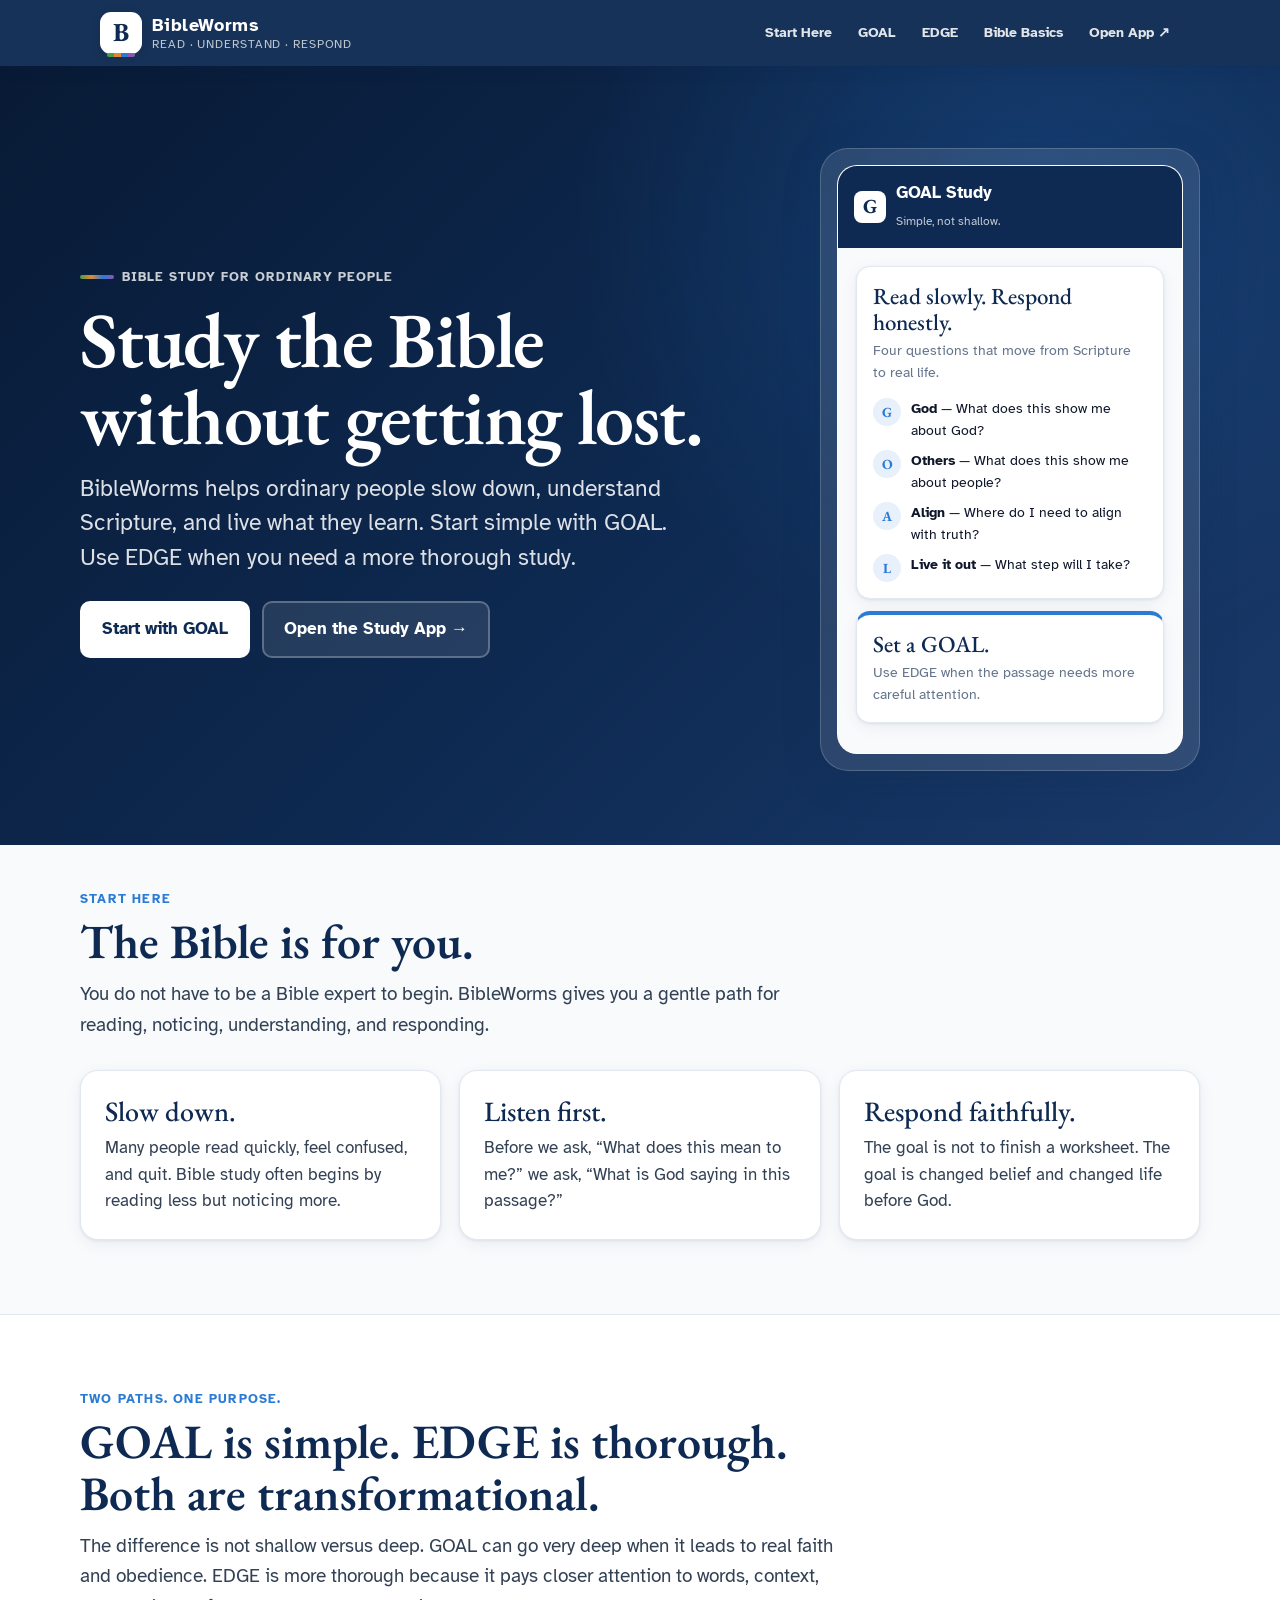
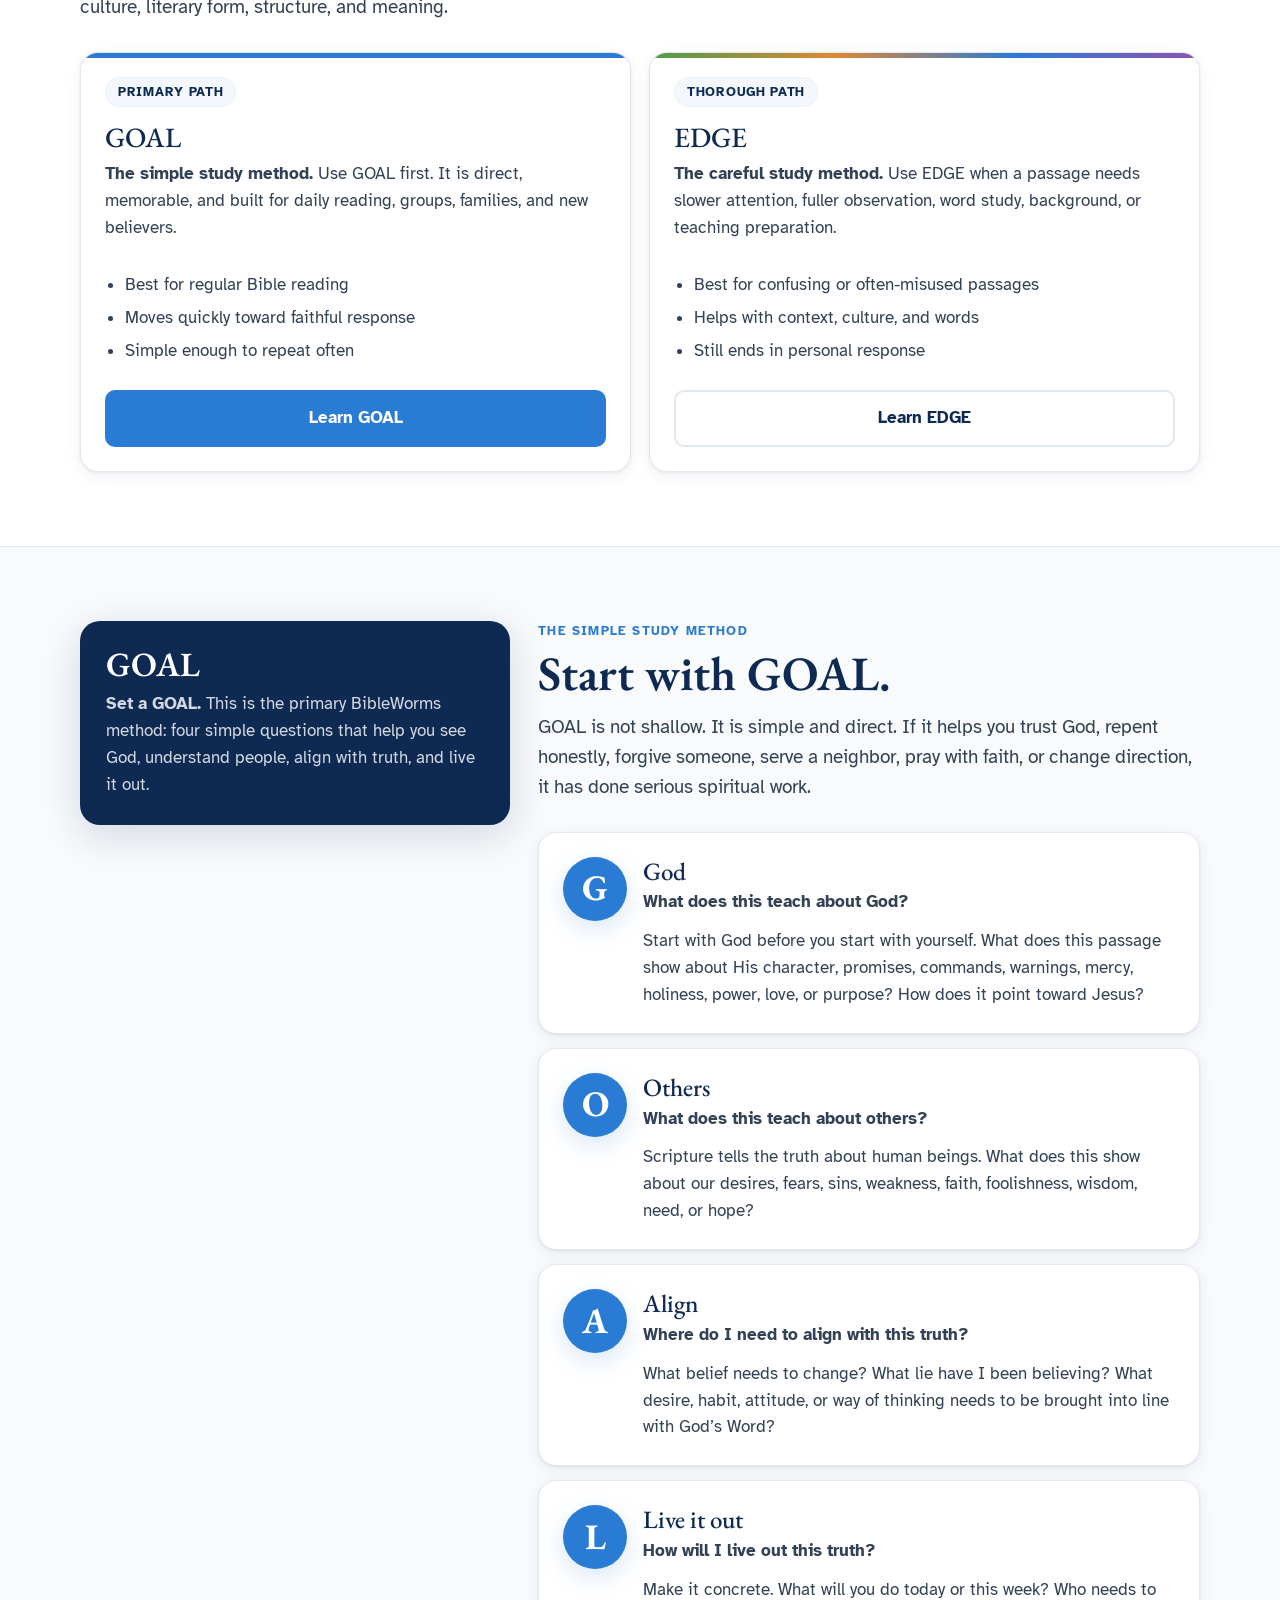
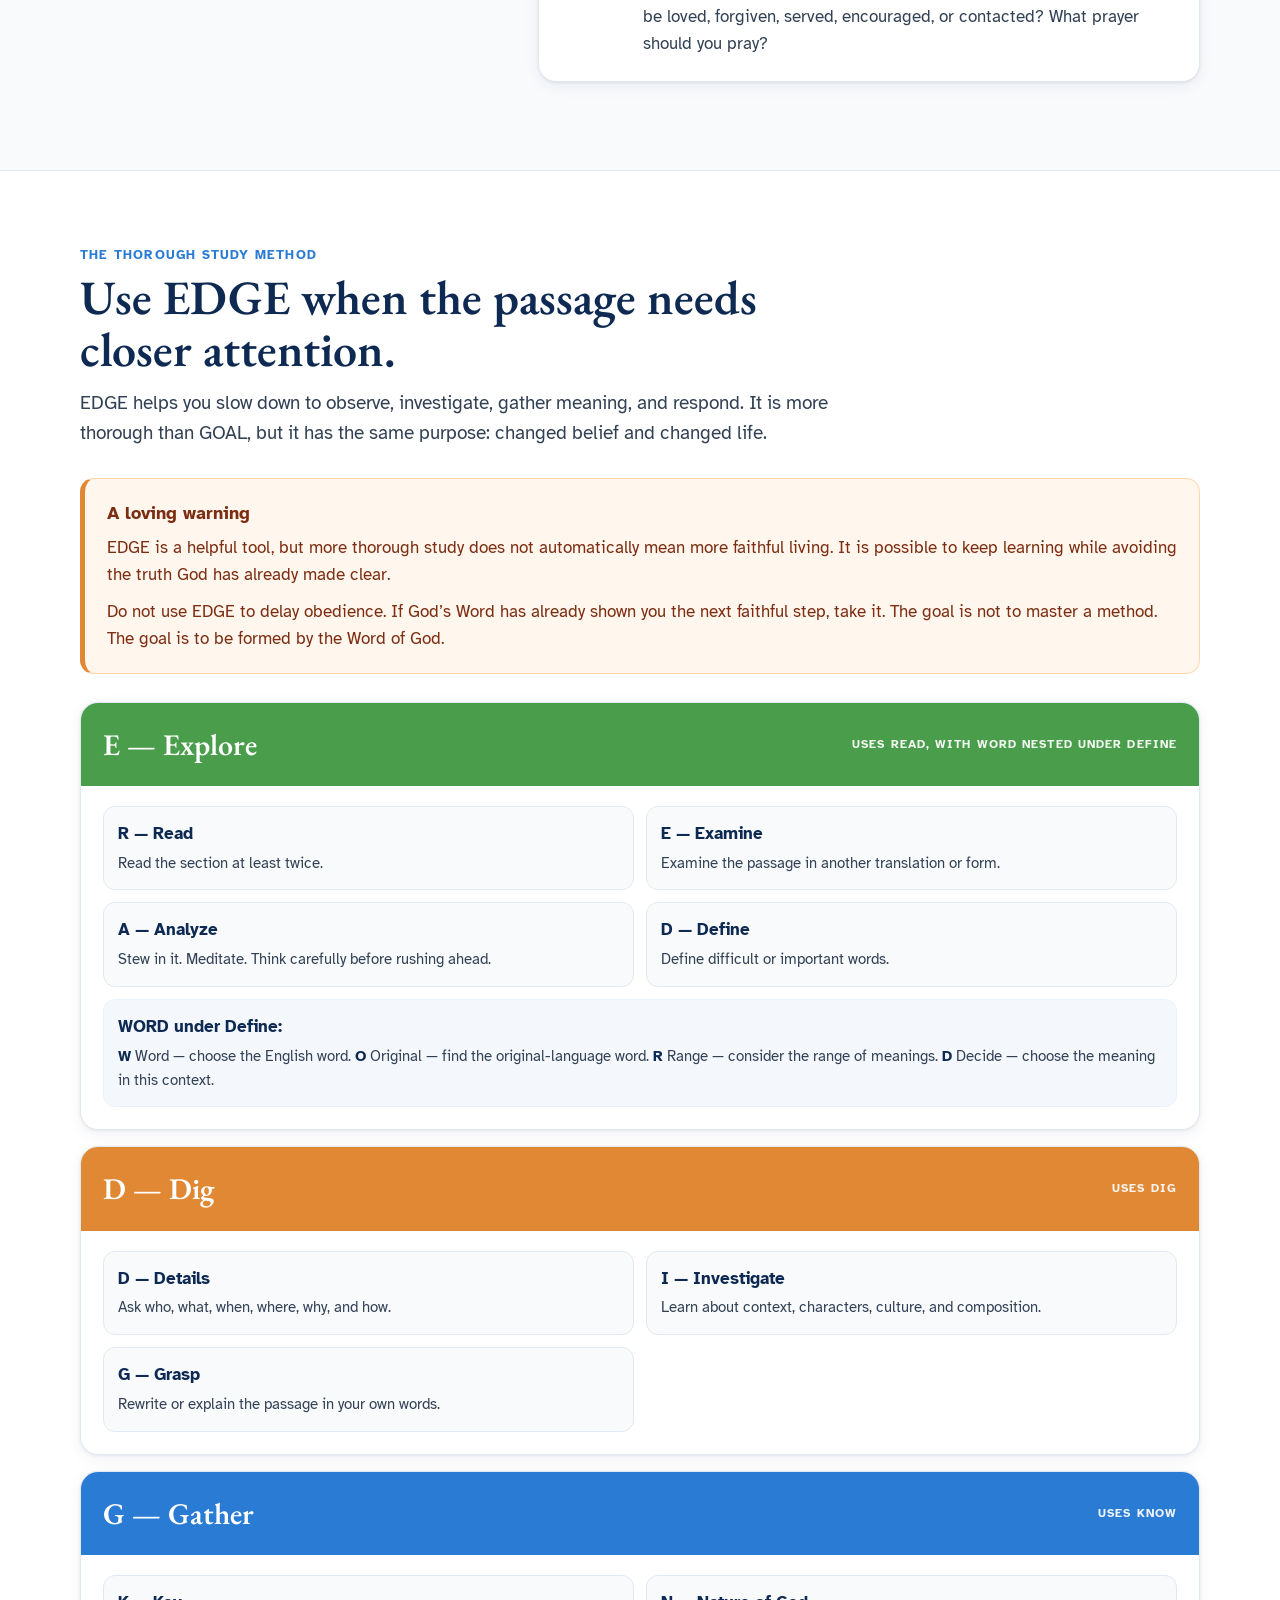
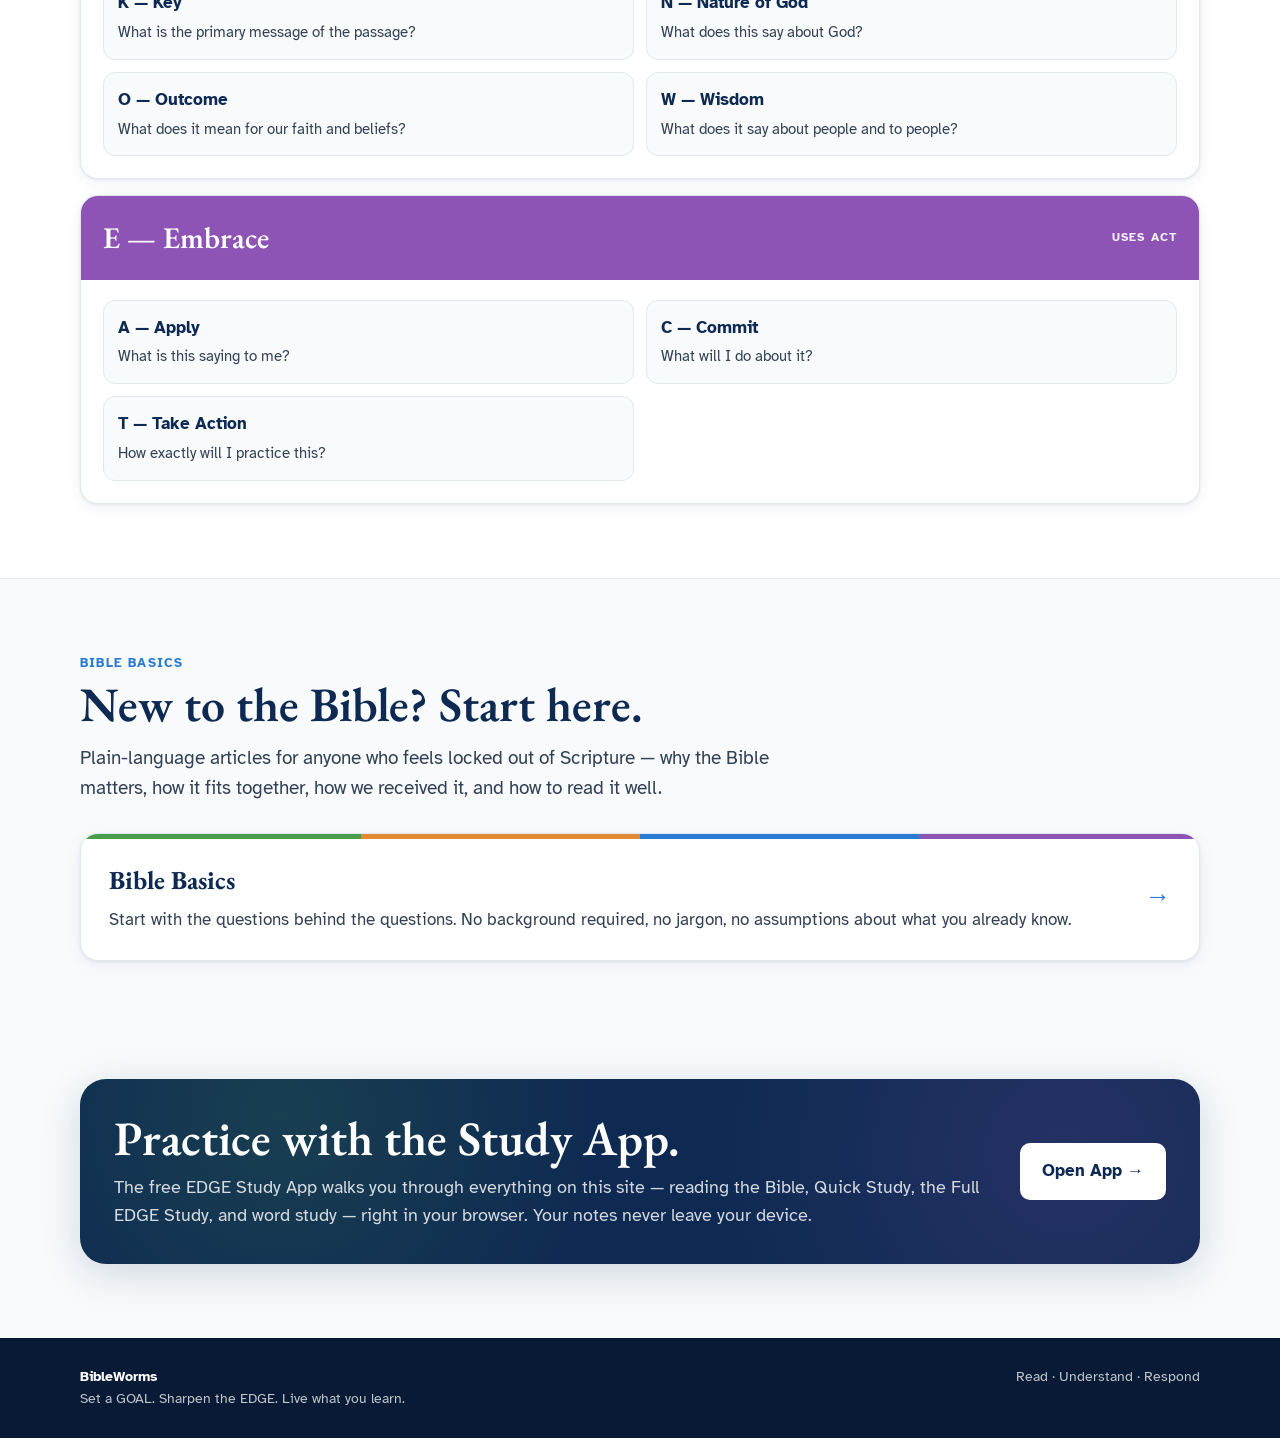
<file: index.html>
<!DOCTYPE html>
<html lang="en">
<head>
  <meta charset="UTF-8" />
  <meta name="viewport" content="width=device-width, initial-scale=1, viewport-fit=cover" />
  <meta name="theme-color" content="#0E2A52" />
  <title>BibleWorms · Study the Bible without getting lost</title>
  <meta name="description" content="BibleWorms helps ordinary people slow down, understand Scripture, and live what they learn. Start simple with GOAL. Use EDGE for thorough study." />
  <link rel="preconnect" href="https://fonts.googleapis.com">
  <link rel="preconnect" href="https://fonts.gstatic.com" crossorigin>
  <link href="https://fonts.googleapis.com/css2?family=Atkinson+Hyperlegible:wght@400;700&family=EB+Garamond:ital,wght@0,400;0,500;0,600;0,700;1,400;1,500&display=swap" rel="stylesheet">
  <link rel="icon" href="favicon.ico" sizes="any">
  <link rel="stylesheet" href="styles.css">
</head>
<body>
  <a href="#main" class="skip-link">Skip to content</a>
  <header class="site-header">
    <div class="nav-wrap">
      <a href="#home" class="brand" aria-label="BibleWorms home">
        <span class="brand-mark">B</span>
        <span class="brand-text">
          <span class="brand-name">BibleWorms</span>
          <span class="brand-tag">Read · Understand · Respond</span>
        </span>
      </a>
      <nav aria-label="Main navigation">
        <a href="#start">Start Here</a>
        <a href="goal.html">GOAL</a>
        <a href="edge.html">EDGE</a>
        <a href="basics.html">Bible Basics</a>
        <a href="https://edge-bible-study.vercel.app/" target="_blank" rel="noopener">Open App ↗</a>
      </nav>
    </div>
  </header>

  <main id="main">
    <section class="hero" id="home">
      <div class="wrap hero-grid">
        <div>
          <div class="eyebrow">Bible study for ordinary people</div>
          <h1>Study the Bible without getting lost.</h1>
          <p class="hero-lead">BibleWorms helps ordinary people slow down, understand Scripture, and live what they learn. Start simple with GOAL. Use EDGE when you need a more thorough study.</p>
          <div class="btn-row">
            <a class="btn btn-primary" href="goal.html">Start with GOAL</a>
            <a class="btn btn-secondary" href="https://edge-bible-study.vercel.app/" target="_blank" rel="noopener">Open the Study App →</a>
          </div>
        </div>
        <div class="phone-card" aria-label="BibleWorms method preview">
          <div class="phone-inner">
            <div class="mini-app-header">
              <div class="mini-logo">G</div>
              <div><strong>GOAL Study</strong><br><span style="font-size:12px;opacity:.75;">Simple, not shallow.</span></div>
            </div>
            <div class="mini-body">
              <div class="mini-card">
                <h3>Read slowly. Respond honestly.</h3>
                <p>Four questions that move from Scripture to real life.</p>
                <div class="letter-list">
                  <div class="letter-item"><span class="letter-badge">G</span><span><strong>God</strong> — What does this show me about God?</span></div>
                  <div class="letter-item"><span class="letter-badge">O</span><span><strong>Others</strong> — What does this show me about people?</span></div>
                  <div class="letter-item"><span class="letter-badge">A</span><span><strong>Align</strong> — Where do I need to align with truth?</span></div>
                  <div class="letter-item"><span class="letter-badge">L</span><span><strong>Live it out</strong> — What step will I take?</span></div>
                </div>
              </div>
              <div class="mini-card" style="border-top:4px solid var(--gather);">
                <h3>Set a GOAL.</h3>
                <p>Use EDGE when the passage needs more careful attention.</p>
              </div>
            </div>
          </div>
        </div>
      </div>
    </section>

    <section id="start" class="section-tight">
      <div class="wrap">
        <div class="section-head">
          <div class="section-kicker">Start here</div>
          <h2>The Bible is for you.</h2>
          <p class="lead">You do not have to be a Bible expert to begin. BibleWorms gives you a gentle path for reading, noticing, understanding, and responding.</p>
        </div>
        <div class="grid-3">
          <div class="card">
            <h3>Slow down.</h3>
            <p>Many people read quickly, feel confused, and quit. Bible study often begins by reading less but noticing more.</p>
          </div>
          <div class="card">
            <h3>Listen first.</h3>
            <p>Before we ask, “What does this mean to me?” we ask, “What is God saying in this passage?”</p>
          </div>
          <div class="card">
            <h3>Respond faithfully.</h3>
            <p>The goal is not to finish a worksheet. The goal is changed belief and changed life before God.</p>
          </div>
        </div>
      </div>
    </section>

    <section class="method-band">
      <div class="wrap">
        <div class="section-head">
          <div class="section-kicker">Two paths. One purpose.</div>
          <h2>GOAL is simple. EDGE is thorough. Both are transformational.</h2>
          <p class="lead">The difference is not shallow versus deep. GOAL can go very deep when it leads to real faith and obedience. EDGE is more thorough because it pays closer attention to words, context, culture, literary form, structure, and meaning.</p>
        </div>
        <div class="grid-2">
          <div class="card path-card">
            <span class="pill">Primary path</span>
            <h3>GOAL</h3>
            <p><strong>The simple study method.</strong> Use GOAL first. It is direct, memorable, and built for daily reading, groups, families, and new believers.</p>
            <ul class="muted-list">
              <li>Best for regular Bible reading</li>
              <li>Moves quickly toward faithful response</li>
              <li>Simple enough to repeat often</li>
            </ul>
            <div class="card-spacer"></div>
            <a class="btn btn-blue" href="goal.html">Learn GOAL</a>
          </div>
          <div class="card path-card edge">
            <span class="pill">Thorough path</span>
            <h3>EDGE</h3>
            <p><strong>The careful study method.</strong> Use EDGE when a passage needs slower attention, fuller observation, word study, background, or teaching preparation.</p>
            <ul class="muted-list">
              <li>Best for confusing or often-misused passages</li>
              <li>Helps with context, culture, and words</li>
              <li>Still ends in personal response</li>
            </ul>
            <div class="card-spacer"></div>
            <a class="btn btn-outline" href="edge.html">Learn EDGE</a>
          </div>
        </div>
      </div>
    </section>

    <section id="goal">
      <div class="wrap goal-grid">
        <aside class="sticky-note">
          <h3>GOAL</h3>
          <p><strong>Set a GOAL.</strong> This is the primary BibleWorms method: four simple questions that help you see God, understand people, align with truth, and live it out.</p>
        </aside>
        <div>
          <div class="section-head">
            <div class="section-kicker">The simple study method</div>
            <h2>Start with GOAL.</h2>
            <p class="lead">GOAL is not shallow. It is simple and direct. If it helps you trust God, repent honestly, forgive someone, serve a neighbor, pray with faith, or change direction, it has done serious spiritual work.</p>
          </div>
          <div class="card acrostic-card">
            <div class="big-letter">G</div>
            <div>
              <h3>God</h3>
              <p><strong>What does this teach about God?</strong></p>
              <p>Start with God before you start with yourself. What does this passage show about His character, promises, commands, warnings, mercy, holiness, power, love, or purpose? How does it point toward Jesus?</p>
            </div>
          </div>
          <div class="card acrostic-card">
            <div class="big-letter">O</div>
            <div>
              <h3>Others</h3>
              <p><strong>What does this teach about others?</strong></p>
              <p>Scripture tells the truth about human beings. What does this show about our desires, fears, sins, weakness, faith, foolishness, wisdom, need, or hope?</p>
            </div>
          </div>
          <div class="card acrostic-card">
            <div class="big-letter">A</div>
            <div>
              <h3>Align</h3>
              <p><strong>Where do I need to align with this truth?</strong></p>
              <p>What belief needs to change? What lie have I been believing? What desire, habit, attitude, or way of thinking needs to be brought into line with God’s Word?</p>
            </div>
          </div>
          <div class="card acrostic-card">
            <div class="big-letter">L</div>
            <div>
              <h3>Live it out</h3>
              <p><strong>How will I live out this truth?</strong></p>
              <p>Make it concrete. What will you do today or this week? Who needs to be loved, forgiven, served, encouraged, or contacted? What prayer should you pray?</p>
            </div>
          </div>
        </div>
      </div>
    </section>

    <section id="edge" class="method-band">
      <div class="wrap">
        <div class="section-head">
          <div class="section-kicker">The thorough study method</div>
          <h2>Use EDGE when the passage needs closer attention.</h2>
          <p class="lead">EDGE helps you slow down to observe, investigate, gather meaning, and respond. It is more thorough than GOAL, but it has the same purpose: changed belief and changed life.</p>
        </div>
        <div class="warning-box">
          <h3>A loving warning</h3>
          <p>EDGE is a helpful tool, but more thorough study does not automatically mean more faithful living. It is possible to keep learning while avoiding the truth God has already made clear.</p>
          <p>Do not use EDGE to delay obedience. If God’s Word has already shown you the next faithful step, take it. The goal is not to master a method. The goal is to be formed by the Word of God.</p>
        </div>
        <div class="edge-map">
          <article class="edge-step explore">
            <div class="edge-step-head">
              <h3>E — Explore</h3>
              <span>Uses READ, with WORD nested under Define</span>
            </div>
            <div class="nested">
              <div class="nested-item"><strong>R — Read</strong><p>Read the section at least twice.</p></div>
              <div class="nested-item"><strong>E — Examine</strong><p>Examine the passage in another translation or form.</p></div>
              <div class="nested-item"><strong>A — Analyze</strong><p>Stew in it. Meditate. Think carefully before rushing ahead.</p></div>
              <div class="nested-item"><strong>D — Define</strong><p>Define difficult or important words.</p></div>
              <div class="nested-item word-nest"><strong>WORD under Define:</strong><p><strong>W</strong> Word — choose the English word. <strong>O</strong> Original — find the original-language word. <strong>R</strong> Range — consider the range of meanings. <strong>D</strong> Decide — choose the meaning in this context.</p></div>
            </div>
          </article>
          <article class="edge-step dig">
            <div class="edge-step-head">
              <h3>D — Dig</h3>
              <span>Uses DIG</span>
            </div>
            <div class="nested">
              <div class="nested-item"><strong>D — Details</strong><p>Ask who, what, when, where, why, and how.</p></div>
              <div class="nested-item"><strong>I — Investigate</strong><p>Learn about context, characters, culture, and composition.</p></div>
              <div class="nested-item"><strong>G — Grasp</strong><p>Rewrite or explain the passage in your own words.</p></div>
            </div>
          </article>
          <article class="edge-step gather">
            <div class="edge-step-head">
              <h3>G — Gather</h3>
              <span>Uses KNOW</span>
            </div>
            <div class="nested">
              <div class="nested-item"><strong>K — Key</strong><p>What is the primary message of the passage?</p></div>
              <div class="nested-item"><strong>N — Nature of God</strong><p>What does this say about God?</p></div>
              <div class="nested-item"><strong>O — Outcome</strong><p>What does it mean for our faith and beliefs?</p></div>
              <div class="nested-item"><strong>W — Wisdom</strong><p>What does it say about people and to people?</p></div>
            </div>
          </article>
          <article class="edge-step embrace">
            <div class="edge-step-head">
              <h3>E — Embrace</h3>
              <span>Uses ACT</span>
            </div>
            <div class="nested">
              <div class="nested-item"><strong>A — Apply</strong><p>What is this saying to me?</p></div>
              <div class="nested-item"><strong>C — Commit</strong><p>What will I do about it?</p></div>
              <div class="nested-item"><strong>T — Take Action</strong><p>How exactly will I practice this?</p></div>
            </div>
          </article>
        </div>
      </div>
    </section>

    <section id="basics">
      <div class="wrap">
        <div class="section-head">
          <div class="section-kicker">Bible basics</div>
          <h2>New to the Bible? Start here.</h2>
          <p class="lead">Plain-language articles for anyone who feels locked out of Scripture — why the Bible matters, how it fits together, how we received it, and how to read it well.</p>
        </div>
        <a class="basics-card" href="basics.html">
          <div class="bc-body">
            <h3>Bible Basics</h3>
            <p>Start with the questions behind the questions. No background required, no jargon, no assumptions about what you already know.</p>
          </div>
          <span class="bc-arrow">→</span>
        </a>
      </div>
    </section>

    <section id="app" class="section-tight">
      <div class="wrap">
        <div class="app-cta">
          <div>
            <h2>Practice with the Study App.</h2>
            <p>The free EDGE Study App walks you through everything on this site — reading the Bible, Quick Study, the Full EDGE Study, and word study — right in your browser. Your notes never leave your device.</p>
          </div>
          <a class="btn btn-primary" href="https://edge-bible-study.vercel.app/" target="_blank" rel="noopener">Open App →</a>
        </div>
      </div>
    </section>
  </main>

  <footer>
    <div class="footer-wrap">
      <div><strong>BibleWorms</strong><br>Set a GOAL. Sharpen the EDGE. Live what you learn.</div>
      <div>Read · Understand · Respond</div>
    </div>
  </footer>
</body>
</html>
</file>
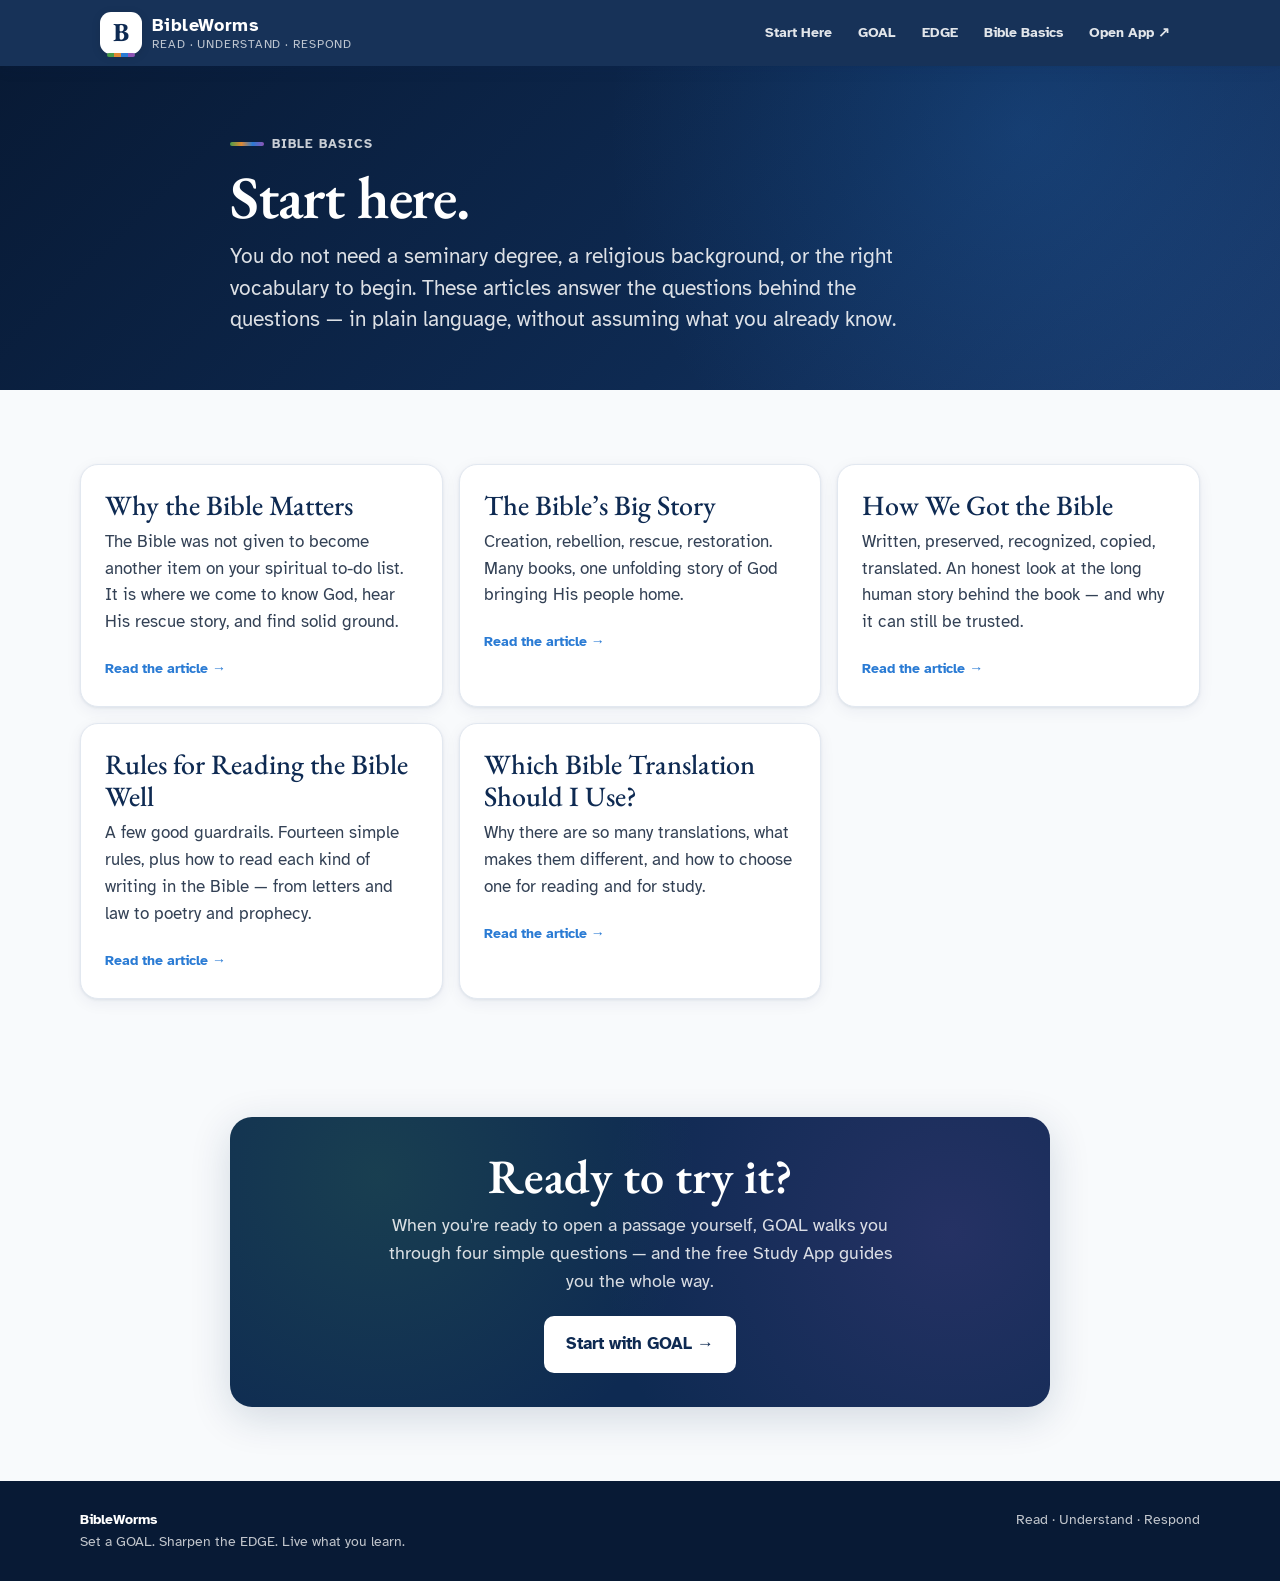
<file: basics.html>
<!DOCTYPE html>
<html lang="en">
<head>
  <meta charset="UTF-8" />
  <meta name="viewport" content="width=device-width, initial-scale=1, viewport-fit=cover" />
  <meta name="theme-color" content="#0E2A52" />
  <title>Bible Basics · BibleWorms</title>
  <meta name="description" content="Plain-language articles for anyone new to the Bible — why it matters, how it fits together, how we received it, and how to read it well." />
  <link rel="preconnect" href="https://fonts.googleapis.com">
  <link rel="preconnect" href="https://fonts.gstatic.com" crossorigin>
  <link href="https://fonts.googleapis.com/css2?family=Atkinson+Hyperlegible:wght@400;700&family=EB+Garamond:ital,wght@0,400;0,500;0,600;0,700;1,400;1,500&display=swap" rel="stylesheet">
  <link rel="icon" href="favicon.ico" sizes="any">
  <link rel="stylesheet" href="styles.css">
</head>
<body>
  <a href="#main" class="skip-link">Skip to content</a>
  <header class="site-header">
    <div class="nav-wrap">
      <a href="index.html" class="brand" aria-label="BibleWorms home">
        <span class="brand-mark">B</span>
        <span class="brand-text">
          <span class="brand-name">BibleWorms</span>
          <span class="brand-tag">Read · Understand · Respond</span>
        </span>
      </a>
      <nav aria-label="Main navigation">
        <a href="index.html#start">Start Here</a>
        <a href="goal.html">GOAL</a>
        <a href="edge.html">EDGE</a>
        <a href="basics.html">Bible Basics</a>
        <a href="https://edge-bible-study.vercel.app/" target="_blank" rel="noopener">Open App ↗</a>
      </nav>
    </div>
  </header>

  <main id="main">
    <section class="page-hero">
      <div class="wrap">
        <div class="eyebrow">Bible basics</div>
        <h1>Start here.</h1>
        <p class="hero-lead">You do not need a seminary degree, a religious background, or the right vocabulary to begin. These articles answer the questions behind the questions — in plain language, without assuming what you already know.</p>
      </div>
    </section>

    <section>
      <div class="wrap">
        <div class="basics-grid">

          <a class="card article-card" href="why-the-bible-matters.html">
            <h3>Why the Bible Matters</h3>
            <p>The Bible was not given to become another item on your spiritual to-do list. It is where we come to know God, hear His rescue story, and find solid ground.</p>
            <span class="read-on">Read the article →</span>
          </a>

          <a class="card article-card" href="the-bibles-big-story.html">
            <h3>The Bible’s Big Story</h3>
            <p>Creation, rebellion, rescue, restoration. Many books, one unfolding story of God bringing His people home.</p>
            <span class="read-on">Read the article →</span>
          </a>

          <a class="card article-card" href="how-we-got-the-bible.html">
            <h3>How We Got the Bible</h3>
            <p>Written, preserved, recognized, copied, translated. An honest look at the long human story behind the book — and why it can still be trusted.</p>
            <span class="read-on">Read the article →</span>
          </a>

          <a class="card article-card" href="reading-well.html">
            <h3>Rules for Reading the Bible Well</h3>
            <p>A few good guardrails. Fourteen simple rules, plus how to read each kind of writing in the Bible — from letters and law to poetry and prophecy.</p>
            <span class="read-on">Read the article →</span>
          </a>

          <a class="card article-card" href="which-translation.html">
            <h3>Which Bible Translation Should I Use?</h3>
            <p>Why there are so many translations, what makes them different, and how to choose one for reading and for study.</p>
            <span class="read-on">Read the article →</span>
          </a>

        </div>
      </div>
    </section>

    <section class="section-tight">
      <div class="wrap prose-wrap">
        <div class="try-cta">
          <h2>Ready to try it?</h2>
          <p>When you're ready to open a passage yourself, GOAL walks you through four simple questions — and the free Study App guides you the whole way.</p>
          <a class="btn btn-primary" href="goal.html">Start with GOAL →</a>
        </div>
      </div>
    </section>
  </main>

  <footer>
    <div class="footer-wrap">
      <div><strong>BibleWorms</strong><br>Set a GOAL. Sharpen the EDGE. Live what you learn.</div>
      <div>Read · Understand · Respond</div>
    </div>
  </footer>
</body>
</html>
</file>
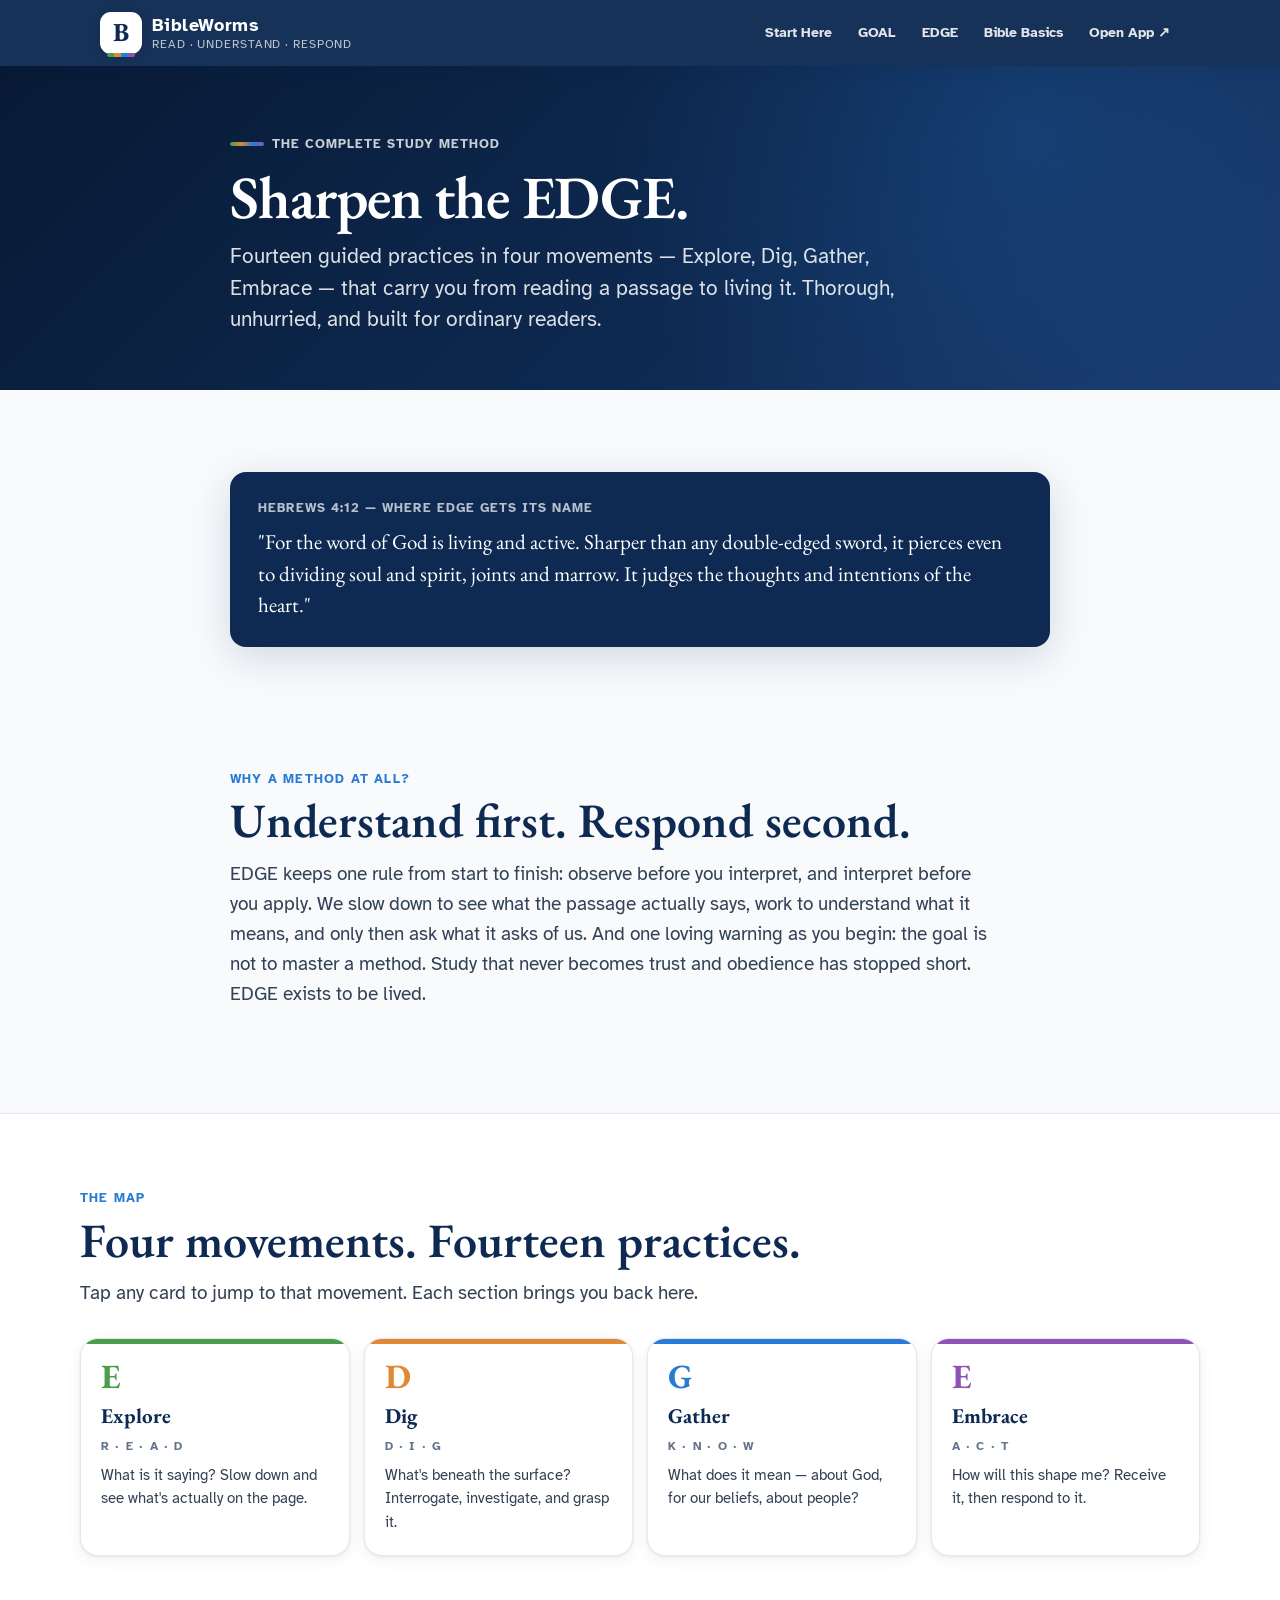
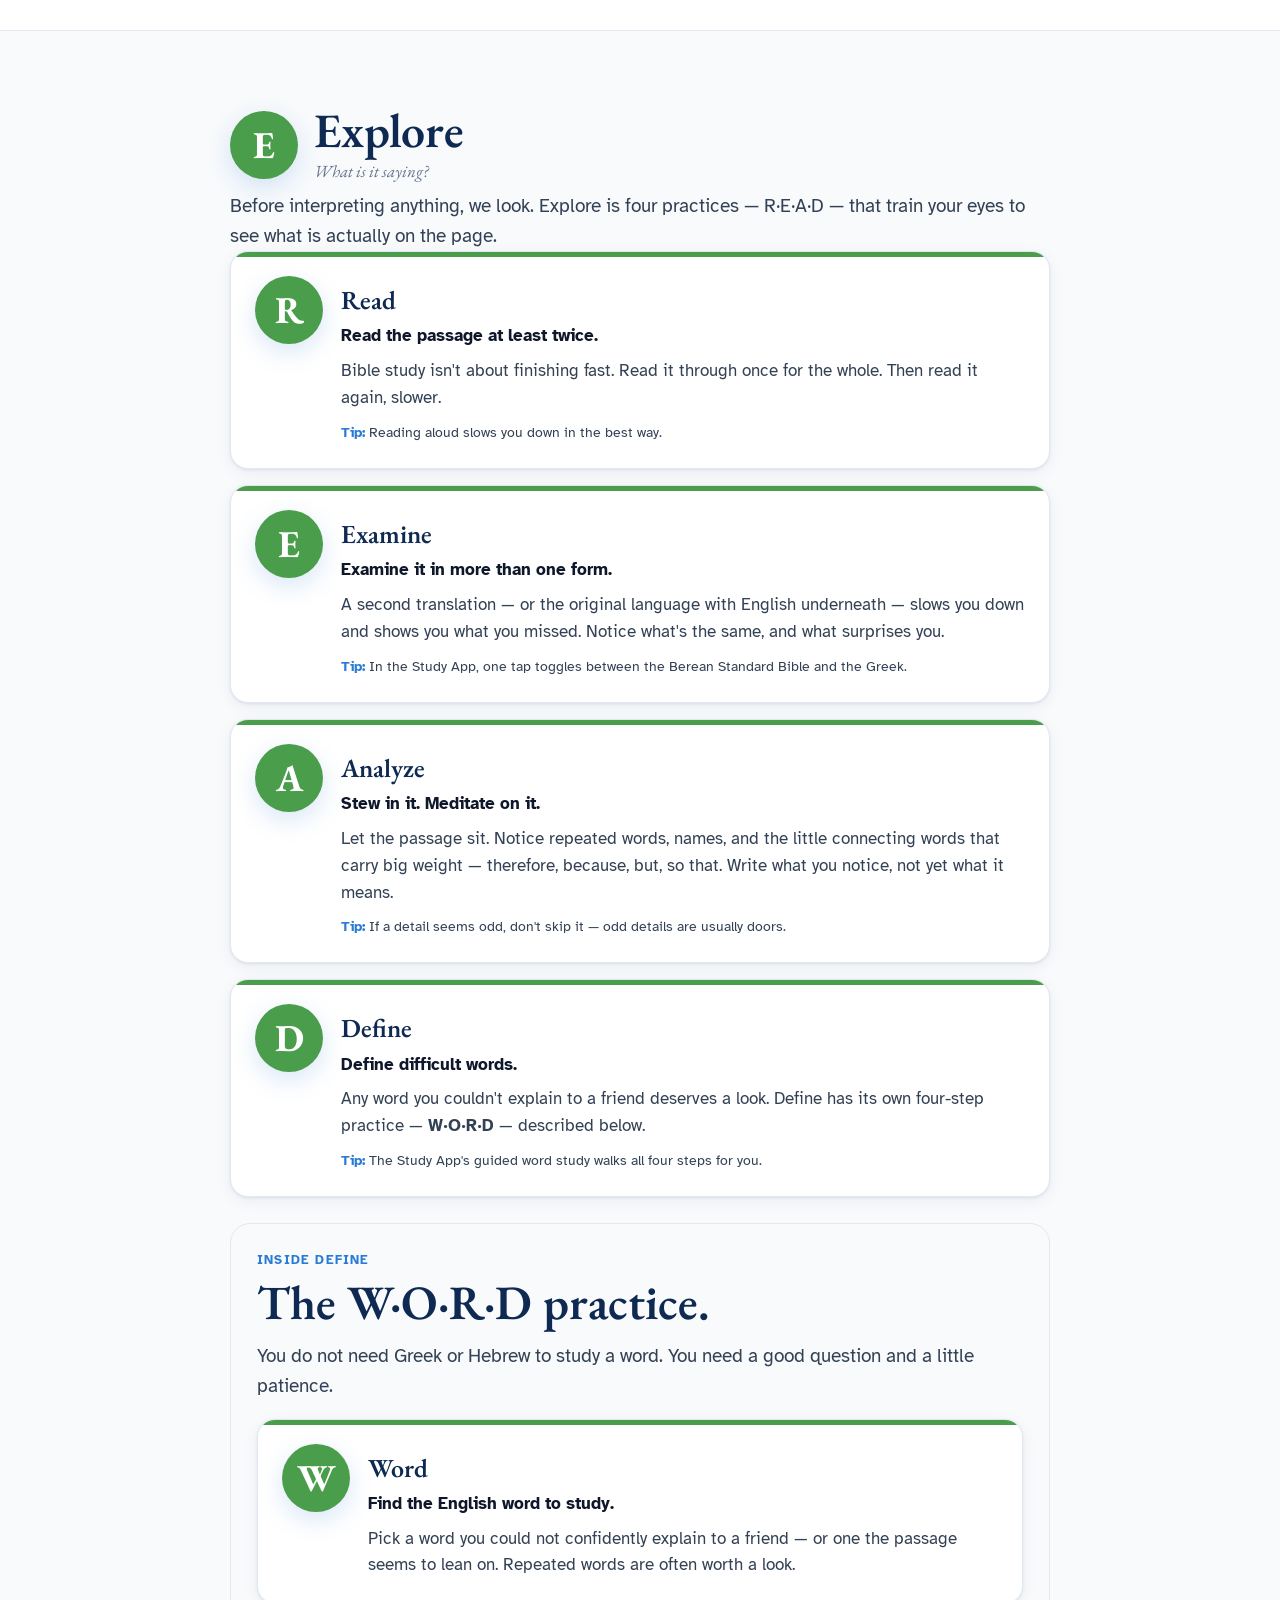
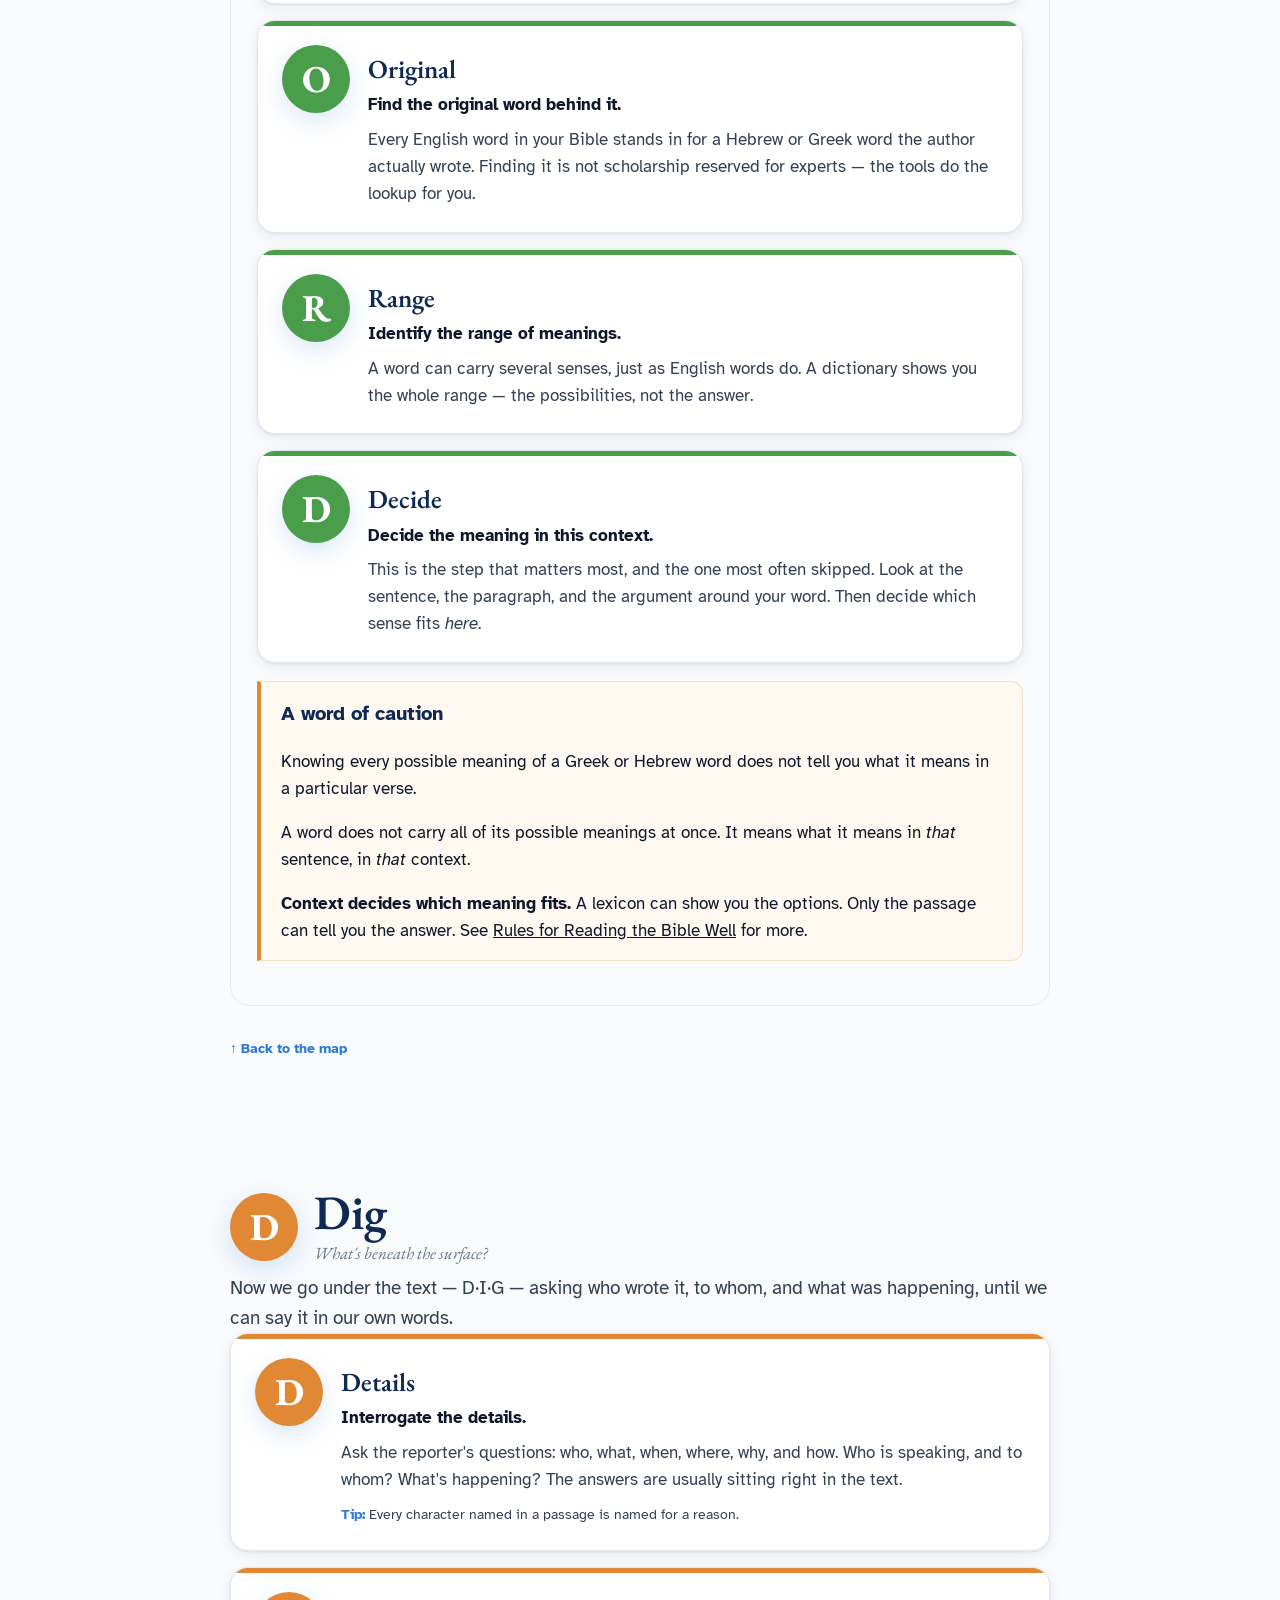
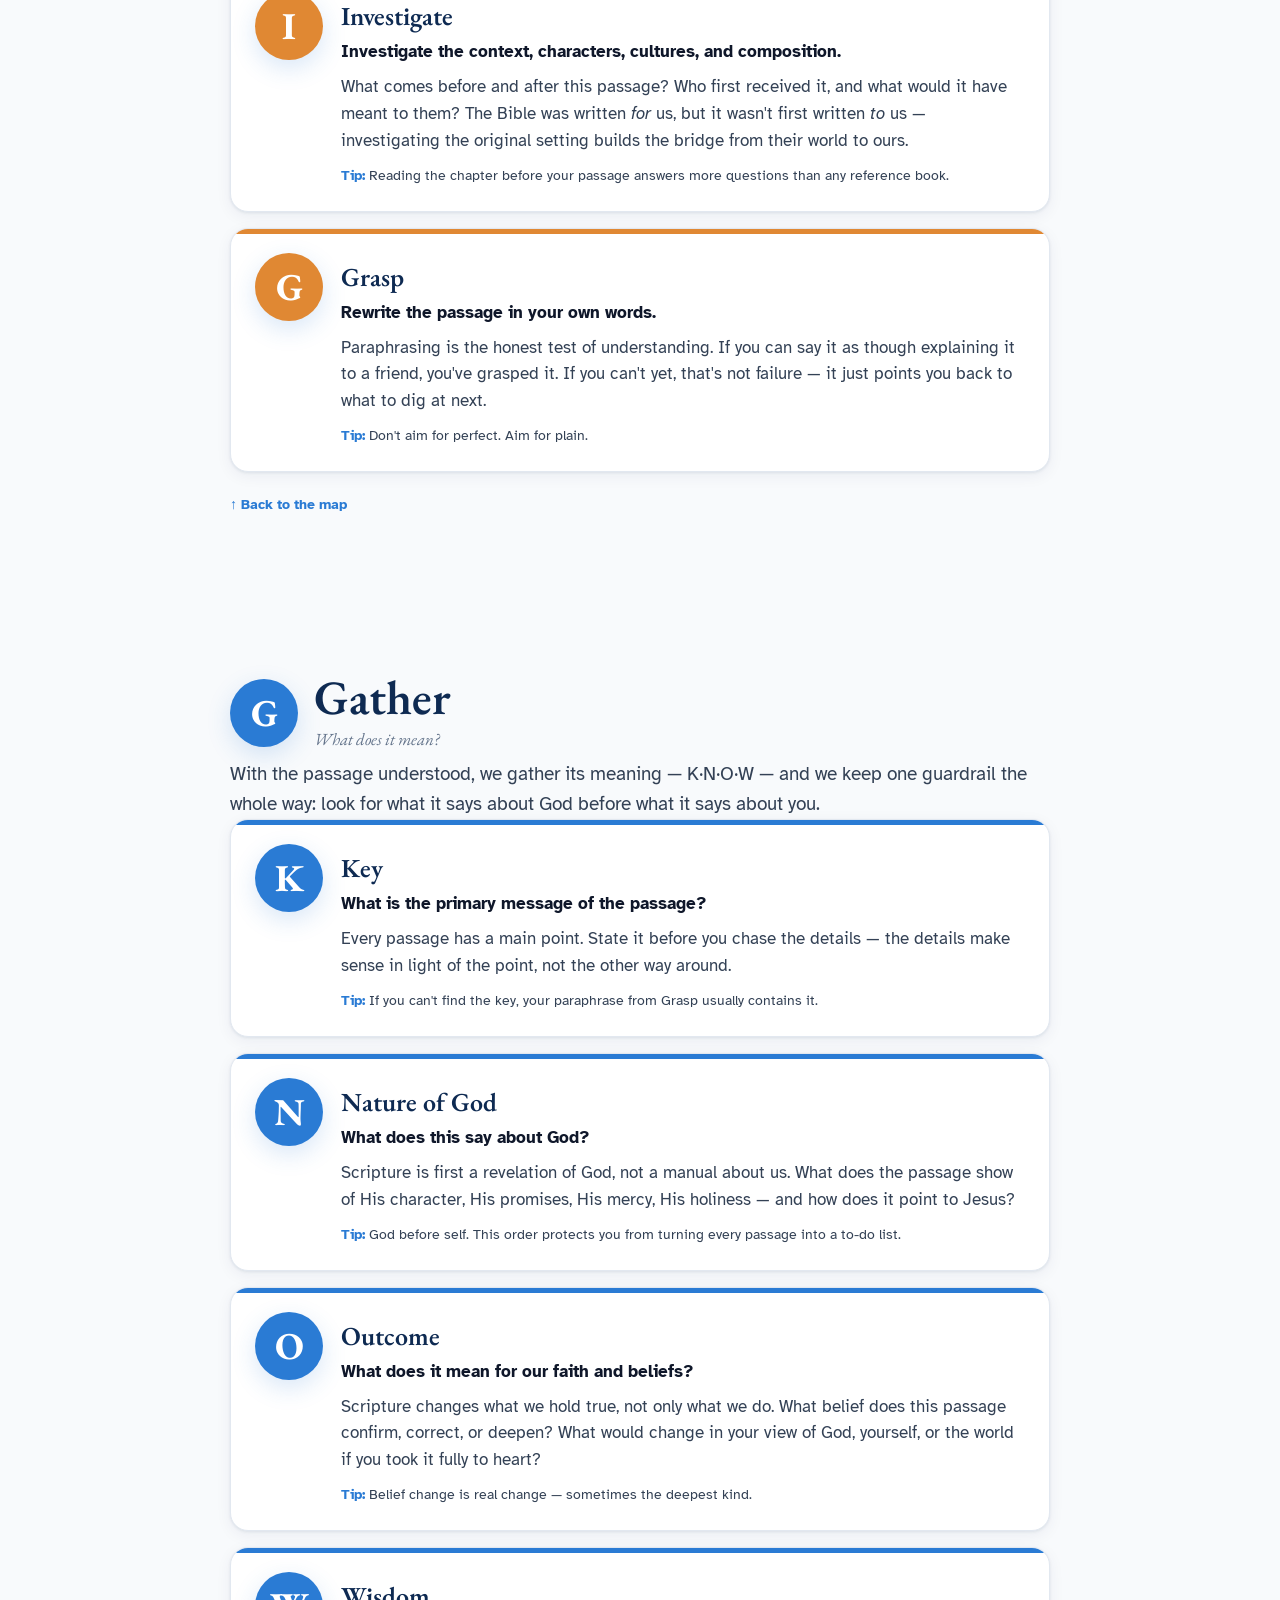
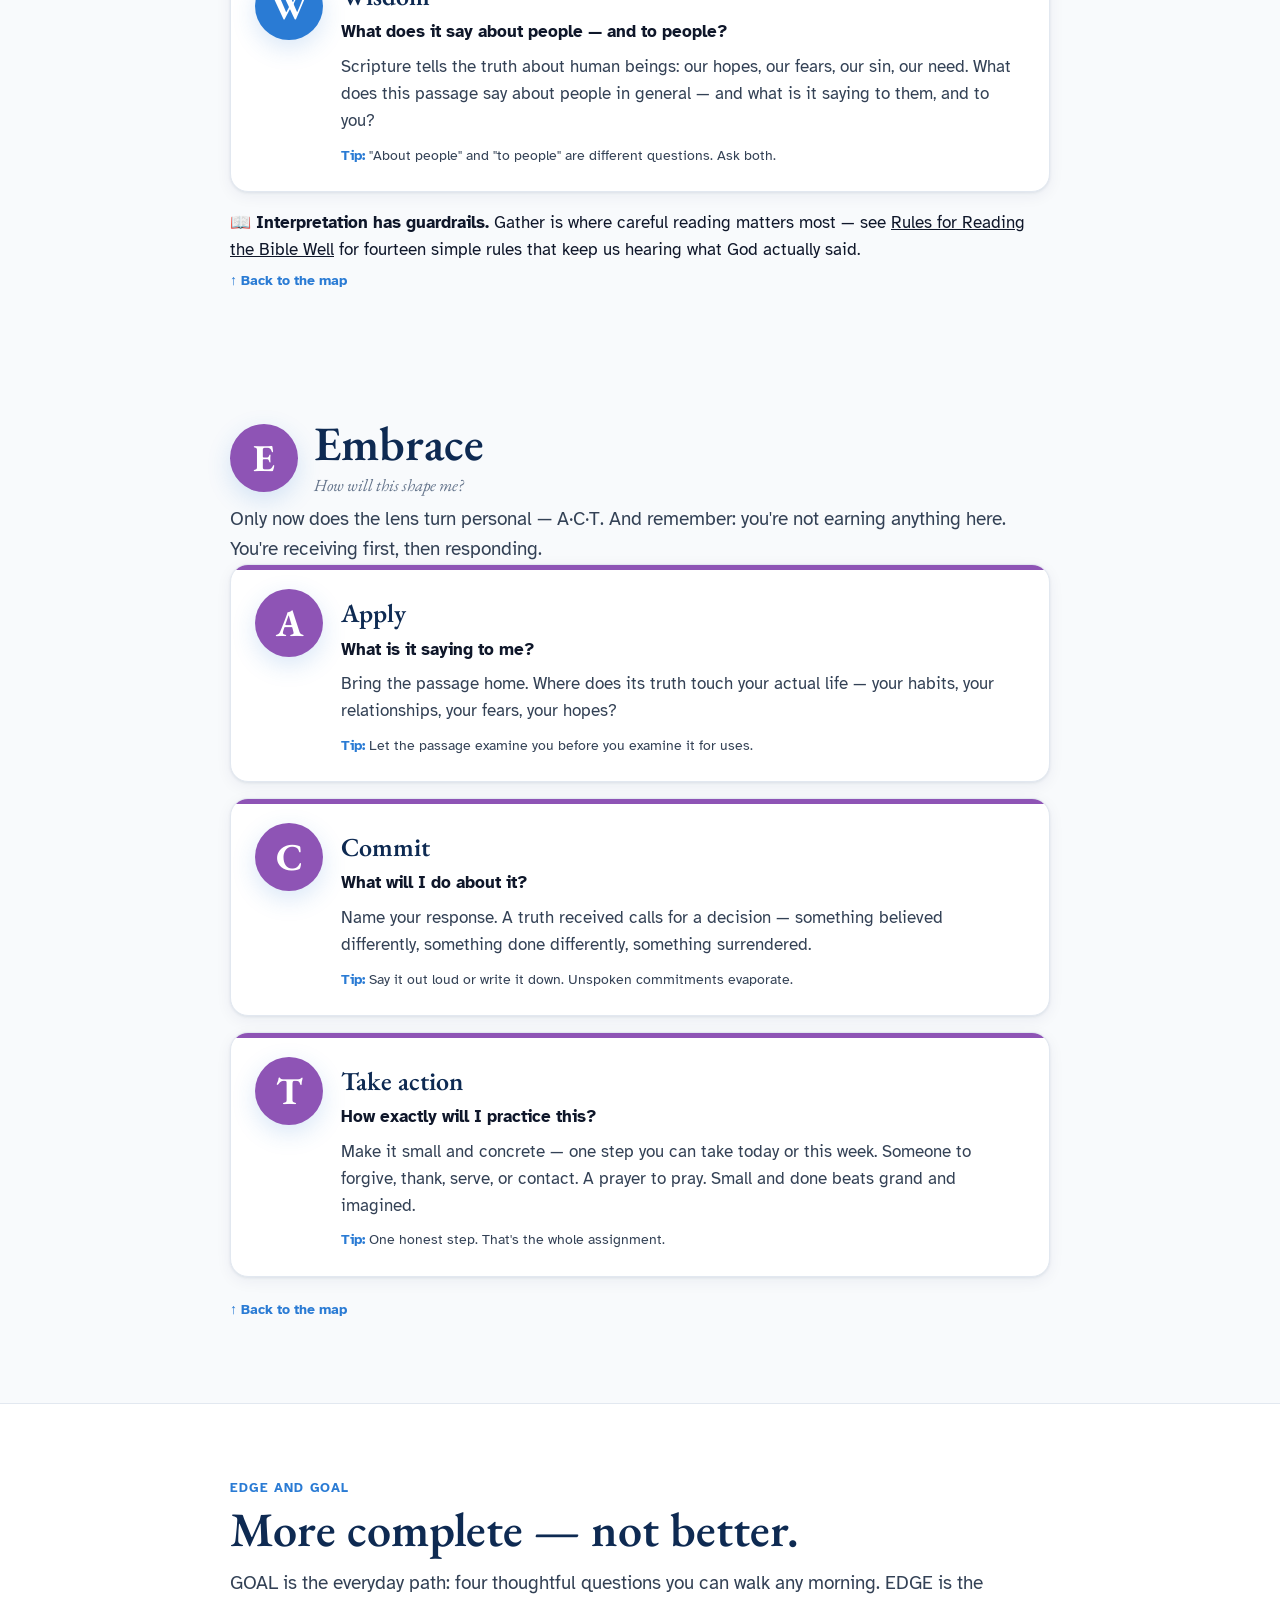
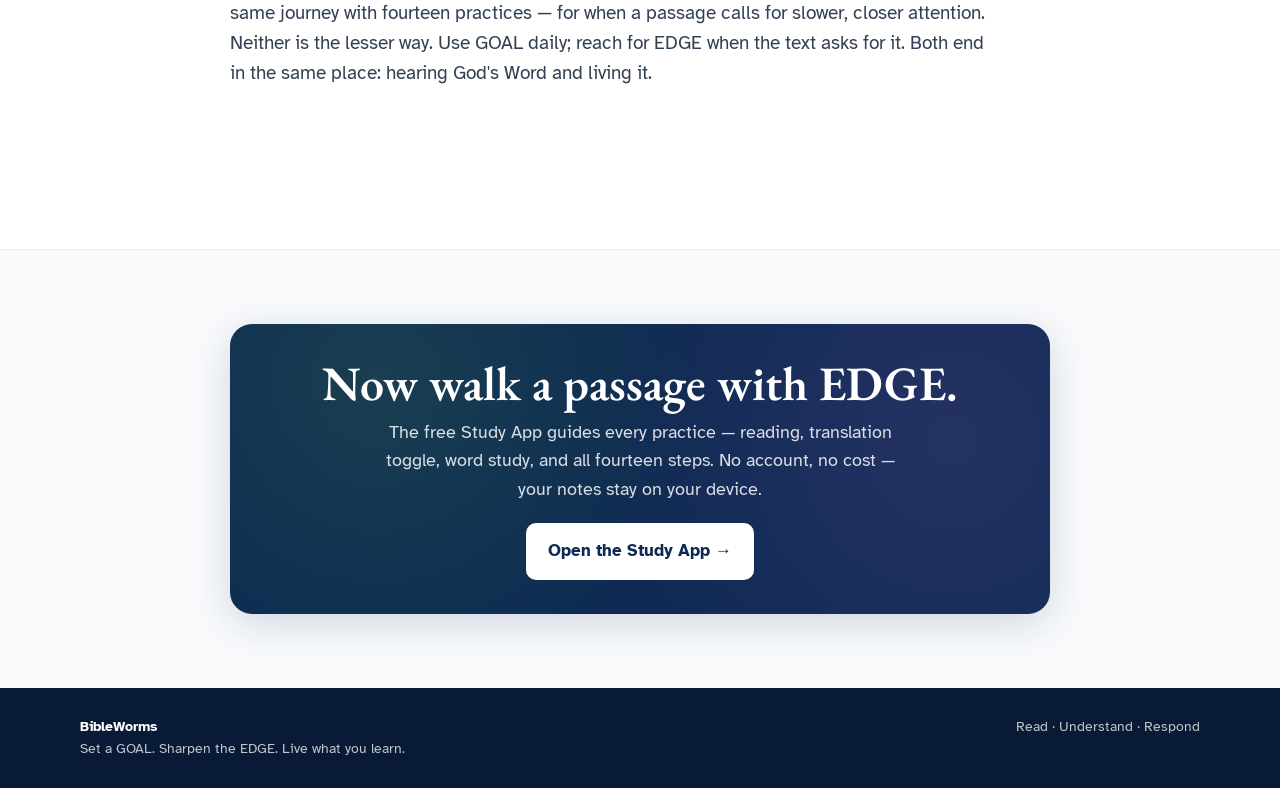
<file: edge.html>
<!DOCTYPE html>
<html lang="en">
<head>
  <meta charset="UTF-8" />
  <meta name="viewport" content="width=device-width, initial-scale=1, viewport-fit=cover" />
  <meta name="theme-color" content="#0E2A52" />
  <title>EDGE · The complete Bible study method · BibleWorms</title>
  <meta name="description" content="EDGE is a complete Bible study method: Explore, Dig, Gather, Embrace — 14 guided practices that carry you from reading Scripture to living it." />
  <link rel="preconnect" href="https://fonts.googleapis.com">
  <link rel="preconnect" href="https://fonts.gstatic.com" crossorigin>
  <link href="https://fonts.googleapis.com/css2?family=Atkinson+Hyperlegible:wght@400;700&family=EB+Garamond:ital,wght@0,400;0,500;0,600;0,700;1,400;1,500&display=swap" rel="stylesheet">
  <link rel="icon" href="favicon.ico" sizes="any">
  <link rel="stylesheet" href="styles.css">
</head>
<body>
  <a href="#main" class="skip-link">Skip to content</a>
  <header class="site-header">
    <div class="nav-wrap">
      <a href="index.html" class="brand" aria-label="BibleWorms home">
        <span class="brand-mark">B</span>
        <span class="brand-text">
          <span class="brand-name">BibleWorms</span>
          <span class="brand-tag">Read · Understand · Respond</span>
        </span>
      </a>
      <nav aria-label="Main navigation">
        <a href="index.html#start">Start Here</a>
        <a href="goal.html">GOAL</a>
        <a href="edge.html">EDGE</a>
        <a href="basics.html">Bible Basics</a>
        <a href="https://edge-bible-study.vercel.app/" target="_blank" rel="noopener">Open App ↗</a>
      </nav>
    </div>
  </header>

  <main id="main">
    <section class="page-hero" id="top">
      <div class="wrap">
        <div class="eyebrow">The complete study method</div>
        <h1>Sharpen the EDGE.</h1>
        <p class="hero-lead">Fourteen guided practices in four movements — Explore, Dig, Gather, Embrace — that carry you from reading a passage to living it. Thorough, unhurried, and built for ordinary readers.</p>
      </div>
    </section>

    <section>
      <div class="wrap prose-wrap">
        <div class="verse-callout">
          <div class="ref">Hebrews 4:12 — where EDGE gets its name</div>
          <p>"For the word of God is living and active. Sharper than any double-edged sword, it pierces even to dividing soul and spirit, joints and marrow. It judges the thoughts and intentions of the heart."</p>
        </div>
      </div>
    </section>

    <section class="section-tight">
      <div class="wrap prose-wrap">
        <div class="section-head">
          <div class="section-kicker">Why a method at all?</div>
          <h2>Understand first. Respond second.</h2>
          <p class="lead">EDGE keeps one rule from start to finish: observe before you interpret, and interpret before you apply. We slow down to see what the passage actually says, work to understand what it means, and only then ask what it asks of us. And one loving warning as you begin: the goal is not to master a method. Study that never becomes trust and obedience has stopped short. EDGE exists to be lived.</p>
        </div>
      </div>
    </section>

    <section class="method-band" id="map">
      <div class="wrap">
        <div class="section-head">
          <div class="section-kicker">The map</div>
          <h2>Four movements. Fourteen practices.</h2>
          <p class="lead">Tap any card to jump to that movement. Each section brings you back here.</p>
        </div>
        <div class="map-grid">
          <a class="map-card t-explore" href="#explore">
            <div class="mc-letter">E</div>
            <h3>Explore</h3>
            <div class="mc-acrostic">R · E · A · D</div>
            <p>What is it saying? Slow down and see what's actually on the page.</p>
          </a>
          <a class="map-card t-dig" href="#dig">
            <div class="mc-letter">D</div>
            <h3>Dig</h3>
            <div class="mc-acrostic">D · I · G</div>
            <p>What's beneath the surface? Interrogate, investigate, and grasp it.</p>
          </a>
          <a class="map-card t-gather" href="#gather">
            <div class="mc-letter">G</div>
            <h3>Gather</h3>
            <div class="mc-acrostic">K · N · O · W</div>
            <p>What does it mean — about God, for our beliefs, about people?</p>
          </a>
          <a class="map-card t-embrace" href="#embrace">
            <div class="mc-letter">E</div>
            <h3>Embrace</h3>
            <div class="mc-acrostic">A · C · T</div>
            <p>How will this shape me? Receive it, then respond to it.</p>
          </a>
        </div>
      </div>
    </section>

    <!-- ============ EXPLORE ============ -->
    <section id="explore">
      <div class="wrap prose-wrap">
        <div class="edge-sec-head">
          <div class="step-letter c-explore">E</div>
          <div>
            <h2>Explore</h2>
            <div class="sec-q">What is it saying?</div>
          </div>
        </div>
        <p class="lead">Before interpreting anything, we look. Explore is four practices — R·E·A·D — that train your eyes to see what is actually on the page.</p>

        <div class="step-block t-explore">
          <div class="step-letter c-explore">R</div>
          <div>
            <h3>Read</h3>
            <p class="ask">Read the passage at least twice.</p>
            <p>Bible study isn't about finishing fast. Read it through once for the whole. Then read it again, slower.</p>
            <p class="practice-tip"><strong>Tip:</strong> Reading aloud slows you down in the best way.</p>
          </div>
        </div>

        <div class="step-block t-explore">
          <div class="step-letter c-explore">E</div>
          <div>
            <h3>Examine</h3>
            <p class="ask">Examine it in more than one form.</p>
            <p>A second translation — or the original language with English underneath — slows you down and shows you what you missed. Notice what's the same, and what surprises you.</p>
            <p class="practice-tip"><strong>Tip:</strong> In the Study App, one tap toggles between the Berean Standard Bible and the Greek.</p>
          </div>
        </div>

        <div class="step-block t-explore">
          <div class="step-letter c-explore">A</div>
          <div>
            <h3>Analyze</h3>
            <p class="ask">Stew in it. Meditate on it.</p>
            <p>Let the passage sit. Notice repeated words, names, and the little connecting words that carry big weight — therefore, because, but, so that. Write what you notice, not yet what it means.</p>
            <p class="practice-tip"><strong>Tip:</strong> If a detail seems odd, don't skip it — odd details are usually doors.</p>
          </div>
        </div>

        <div class="step-block t-explore">
          <div class="step-letter c-explore">D</div>
          <div>
            <h3>Define</h3>
            <p class="ask">Define difficult words.</p>
            <p>Any word you couldn't explain to a friend deserves a look. Define has its own four-step practice — <strong>W·O·R·D</strong> — described below.</p>
            <p class="practice-tip"><strong>Tip:</strong> The Study App's guided word study walks all four steps for you.</p>
          </div>
        </div>

        <div class="word-section">
          <div class="section-head" style="margin-bottom:18px;">
            <div class="section-kicker">Inside Define</div>
            <h2>The W·O·R·D practice.</h2>
            <p class="lead">You do not need Greek or Hebrew to study a word. You need a good question and a little patience.</p>
          </div>

          <div class="step-block t-explore">
            <div class="step-letter c-explore">W</div>
            <div>
              <h3>Word</h3>
              <p class="ask">Find the English word to study.</p>
              <p>Pick a word you could not confidently explain to a friend — or one the passage seems to lean on. Repeated words are often worth a look.</p>
            </div>
          </div>

          <div class="step-block t-explore">
            <div class="step-letter c-explore">O</div>
            <div>
              <h3>Original</h3>
              <p class="ask">Find the original word behind it.</p>
              <p>Every English word in your Bible stands in for a Hebrew or Greek word the author actually wrote. Finding it is not scholarship reserved for experts — the tools do the lookup for you.</p>
            </div>
          </div>

          <div class="step-block t-explore">
            <div class="step-letter c-explore">R</div>
            <div>
              <h3>Range</h3>
              <p class="ask">Identify the range of meanings.</p>
              <p>A word can carry several senses, just as English words do. A dictionary shows you the whole range — the possibilities, not the answer.</p>
            </div>
          </div>

          <div class="step-block t-explore">
            <div class="step-letter c-explore">D</div>
            <div>
              <h3>Decide</h3>
              <p class="ask">Decide the meaning in this context.</p>
              <p>This is the step that matters most, and the one most often skipped. Look at the sentence, the paragraph, and the argument around your word. Then decide which sense fits <em>here</em>.</p>
            </div>
          </div>

          <div class="caution">
            <h3>A word of caution</h3>
            <p>Knowing every possible meaning of a Greek or Hebrew word does not tell you what it means in a particular verse.</p>
            <p>A word does not carry all of its possible meanings at once. It means what it means in <em>that</em> sentence, in <em>that</em> context.</p>
            <p><strong>Context decides which meaning fits.</strong> A lexicon can show you the options. Only the passage can tell you the answer. See <a href="reading-well.html">Rules for Reading the Bible Well</a> for more.</p>
          </div>
        </div>

        <a class="back-top" href="#map">↑ Back to the map</a>
      </div>
    </section>

    <!-- ============ DIG ============ -->
    <section class="section-tight" id="dig">
      <div class="wrap prose-wrap">
        <div class="edge-sec-head">
          <div class="step-letter c-dig">D</div>
          <div>
            <h2>Dig</h2>
            <div class="sec-q">What's beneath the surface?</div>
          </div>
        </div>
        <p class="lead">Now we go under the text — D·I·G — asking who wrote it, to whom, and what was happening, until we can say it in our own words.</p>

        <div class="step-block t-dig">
          <div class="step-letter c-dig">D</div>
          <div>
            <h3>Details</h3>
            <p class="ask">Interrogate the details.</p>
            <p>Ask the reporter's questions: who, what, when, where, why, and how. Who is speaking, and to whom? What's happening? The answers are usually sitting right in the text.</p>
            <p class="practice-tip"><strong>Tip:</strong> Every character named in a passage is named for a reason.</p>
          </div>
        </div>

        <div class="step-block t-dig">
          <div class="step-letter c-dig">I</div>
          <div>
            <h3>Investigate</h3>
            <p class="ask">Investigate the context, characters, cultures, and composition.</p>
            <p>What comes before and after this passage? Who first received it, and what would it have meant to them? The Bible was written <em>for</em> us, but it wasn't first written <em>to</em> us — investigating the original setting builds the bridge from their world to ours.</p>
            <p class="practice-tip"><strong>Tip:</strong> Reading the chapter before your passage answers more questions than any reference book.</p>
          </div>
        </div>

        <div class="step-block t-dig">
          <div class="step-letter c-dig">G</div>
          <div>
            <h3>Grasp</h3>
            <p class="ask">Rewrite the passage in your own words.</p>
            <p>Paraphrasing is the honest test of understanding. If you can say it as though explaining it to a friend, you've grasped it. If you can't yet, that's not failure — it just points you back to what to dig at next.</p>
            <p class="practice-tip"><strong>Tip:</strong> Don't aim for perfect. Aim for plain.</p>
          </div>
        </div>

        <a class="back-top" href="#map">↑ Back to the map</a>
      </div>
    </section>

    <!-- ============ GATHER ============ -->
    <section id="gather">
      <div class="wrap prose-wrap">
        <div class="edge-sec-head">
          <div class="step-letter c-gather">G</div>
          <div>
            <h2>Gather</h2>
            <div class="sec-q">What does it mean?</div>
          </div>
        </div>
        <p class="lead">With the passage understood, we gather its meaning — K·N·O·W — and we keep one guardrail the whole way: look for what it says about God before what it says about you.</p>

        <div class="step-block t-gather">
          <div class="step-letter c-gather">K</div>
          <div>
            <h3>Key</h3>
            <p class="ask">What is the primary message of the passage?</p>
            <p>Every passage has a main point. State it before you chase the details — the details make sense in light of the point, not the other way around.</p>
            <p class="practice-tip"><strong>Tip:</strong> If you can't find the key, your paraphrase from Grasp usually contains it.</p>
          </div>
        </div>

        <div class="step-block t-gather">
          <div class="step-letter c-gather">N</div>
          <div>
            <h3>Nature of God</h3>
            <p class="ask">What does this say about God?</p>
            <p>Scripture is first a revelation of God, not a manual about us. What does the passage show of His character, His promises, His mercy, His holiness — and how does it point to Jesus?</p>
            <p class="practice-tip"><strong>Tip:</strong> God before self. This order protects you from turning every passage into a to-do list.</p>
          </div>
        </div>

        <div class="step-block t-gather">
          <div class="step-letter c-gather">O</div>
          <div>
            <h3>Outcome</h3>
            <p class="ask">What does it mean for our faith and beliefs?</p>
            <p>Scripture changes what we hold true, not only what we do. What belief does this passage confirm, correct, or deepen? What would change in your view of God, yourself, or the world if you took it fully to heart?</p>
            <p class="practice-tip"><strong>Tip:</strong> Belief change is real change — sometimes the deepest kind.</p>
          </div>
        </div>

        <div class="step-block t-gather">
          <div class="step-letter c-gather">W</div>
          <div>
            <h3>Wisdom</h3>
            <p class="ask">What does it say about people — and to people?</p>
            <p>Scripture tells the truth about human beings: our hopes, our fears, our sin, our need. What does this passage say about people in general — and what is it saying to them, and to you?</p>
            <p class="practice-tip"><strong>Tip:</strong> "About people" and "to people" are different questions. Ask both.</p>
          </div>
        </div>

        <div class="tap-note" style="margin-top:18px;">
          📖 <strong>Interpretation has guardrails.</strong> Gather is where careful reading matters most — see <a href="reading-well.html">Rules for Reading the Bible Well</a> for fourteen simple rules that keep us hearing what God actually said.
        </div>

        <a class="back-top" href="#map">↑ Back to the map</a>
      </div>
    </section>

    <!-- ============ EMBRACE ============ -->
    <section class="section-tight" id="embrace">
      <div class="wrap prose-wrap">
        <div class="edge-sec-head">
          <div class="step-letter c-embrace">E</div>
          <div>
            <h2>Embrace</h2>
            <div class="sec-q">How will this shape me?</div>
          </div>
        </div>
        <p class="lead">Only now does the lens turn personal — A·C·T. And remember: you're not earning anything here. You're receiving first, then responding.</p>

        <div class="step-block t-embrace">
          <div class="step-letter c-embrace">A</div>
          <div>
            <h3>Apply</h3>
            <p class="ask">What is it saying to me?</p>
            <p>Bring the passage home. Where does its truth touch your actual life — your habits, your relationships, your fears, your hopes?</p>
            <p class="practice-tip"><strong>Tip:</strong> Let the passage examine you before you examine it for uses.</p>
          </div>
        </div>

        <div class="step-block t-embrace">
          <div class="step-letter c-embrace">C</div>
          <div>
            <h3>Commit</h3>
            <p class="ask">What will I do about it?</p>
            <p>Name your response. A truth received calls for a decision — something believed differently, something done differently, something surrendered.</p>
            <p class="practice-tip"><strong>Tip:</strong> Say it out loud or write it down. Unspoken commitments evaporate.</p>
          </div>
        </div>

        <div class="step-block t-embrace">
          <div class="step-letter c-embrace">T</div>
          <div>
            <h3>Take action</h3>
            <p class="ask">How exactly will I practice this?</p>
            <p>Make it small and concrete — one step you can take today or this week. Someone to forgive, thank, serve, or contact. A prayer to pray. Small and done beats grand and imagined.</p>
            <p class="practice-tip"><strong>Tip:</strong> One honest step. That's the whole assignment.</p>
          </div>
        </div>

        <a class="back-top" href="#map">↑ Back to the map</a>
      </div>
    </section>

    <!-- ============ EDGE & GOAL ============ -->
    <section class="method-band">
      <div class="wrap prose-wrap">
        <div class="section-head">
          <div class="section-kicker">EDGE and GOAL</div>
          <h2>More complete — not better.</h2>
          <p class="lead">GOAL is the everyday path: four thoughtful questions you can walk any morning. EDGE is the same journey with fourteen practices — for when a passage calls for slower, closer attention. Neither is the lesser way. Use GOAL daily; reach for EDGE when the text asks for it. Both end in the same place: hearing God's Word and living it.</p>
          <p><a class="btn btn-secondary" href="goal.html">Learn GOAL →</a></p>
        </div>
      </div>
    </section>

    <section>
      <div class="wrap prose-wrap">
        <div class="try-cta">
          <h2>Now walk a passage with EDGE.</h2>
          <p>The free Study App guides every practice — reading, translation toggle, word study, and all fourteen steps. No account, no cost — your notes stay on your device.</p>
          <a class="btn btn-primary" href="https://edge-bible-study.vercel.app/" target="_blank" rel="noopener">Open the Study App →</a>
        </div>
      </div>
    </section>
  </main>

  <footer>
    <div class="footer-wrap">
      <div><strong>BibleWorms</strong><br>Set a GOAL. Sharpen the EDGE. Live what you learn.</div>
      <div>Read · Understand · Respond</div>
    </div>
  </footer>
</body>
</html>
</file>
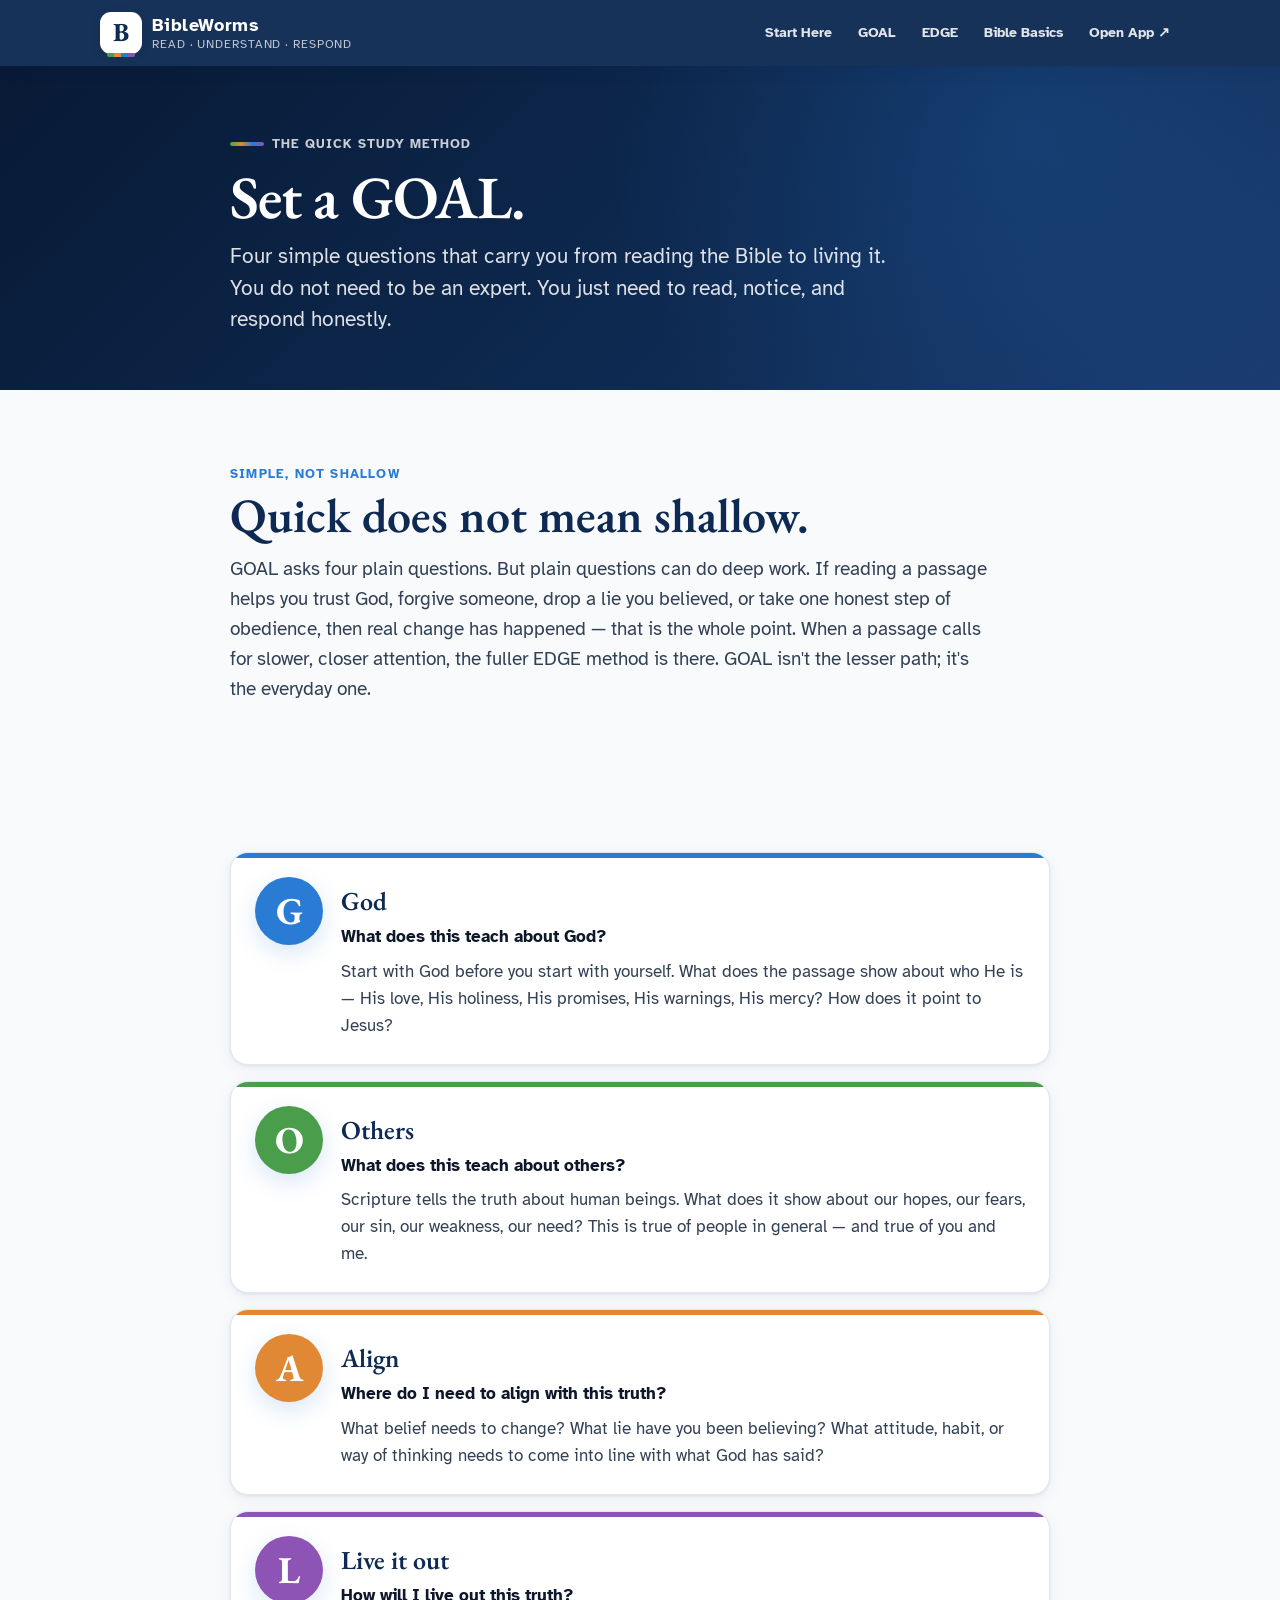
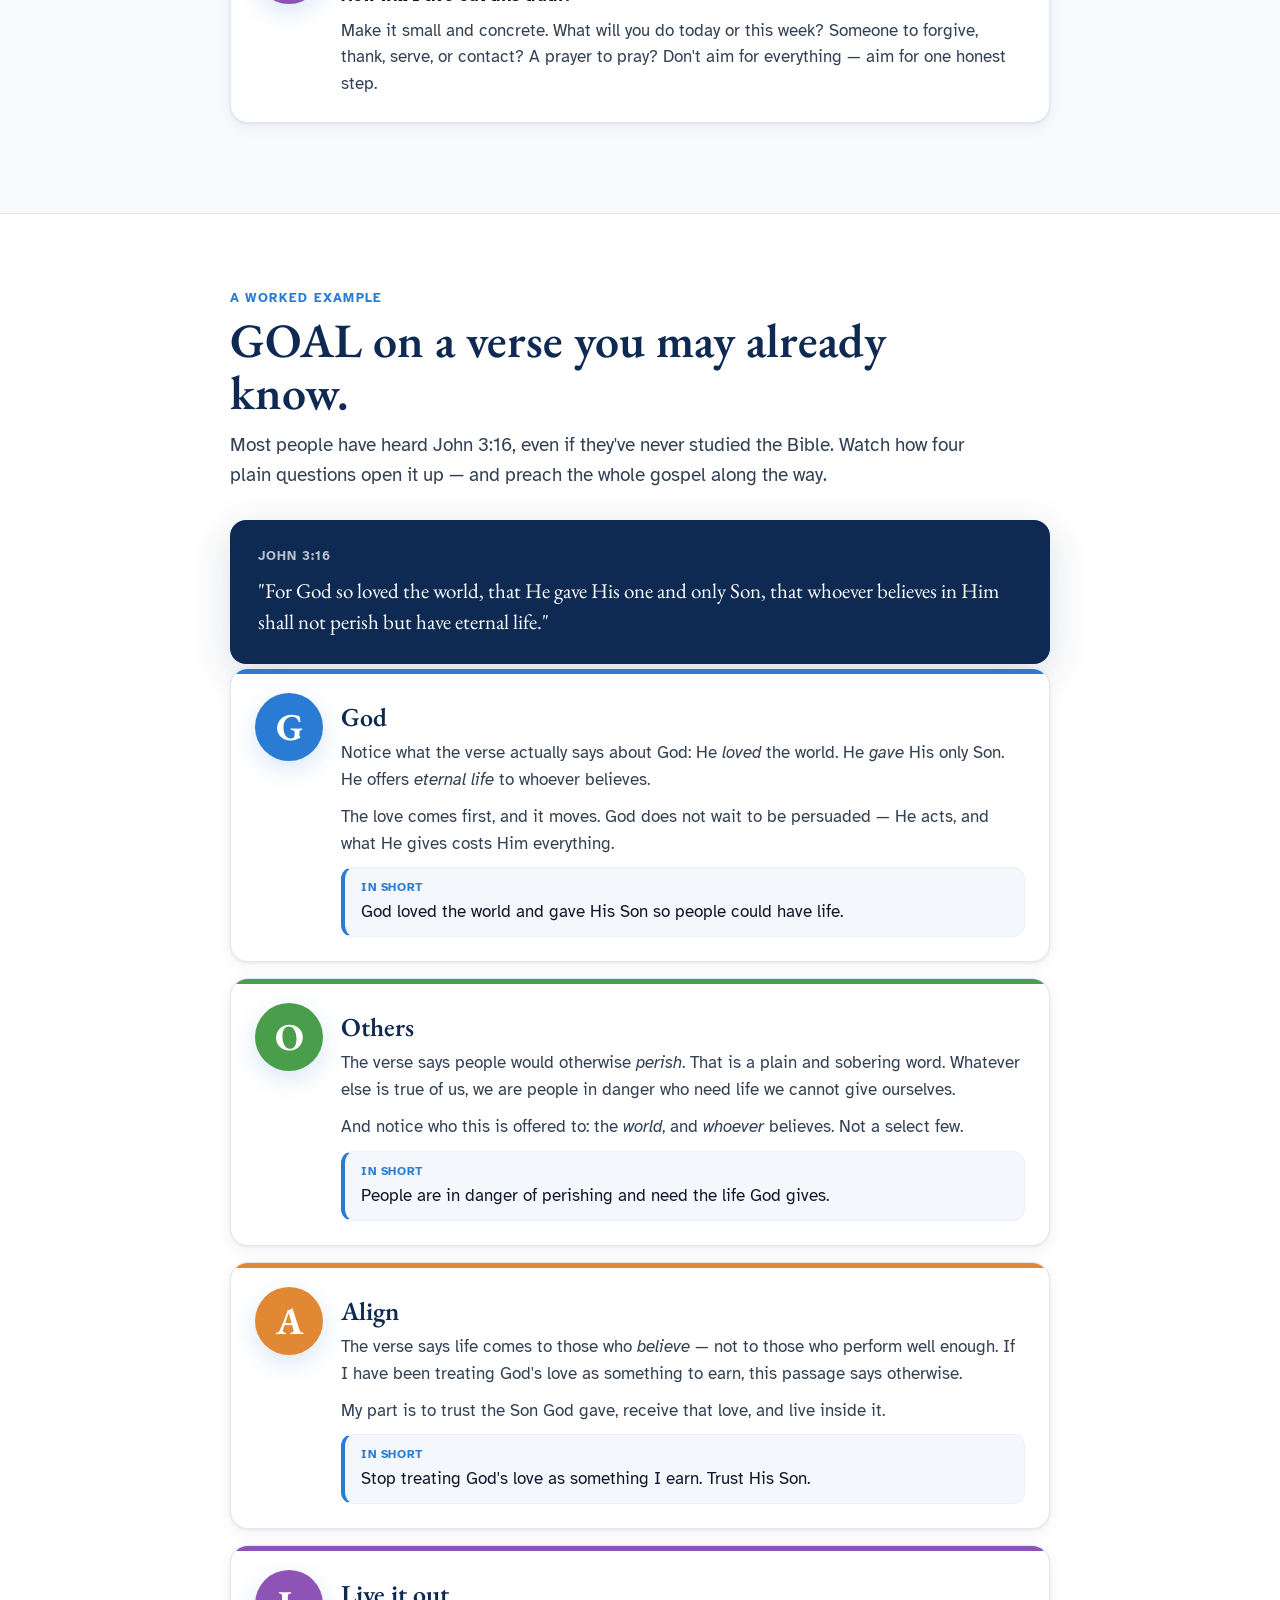
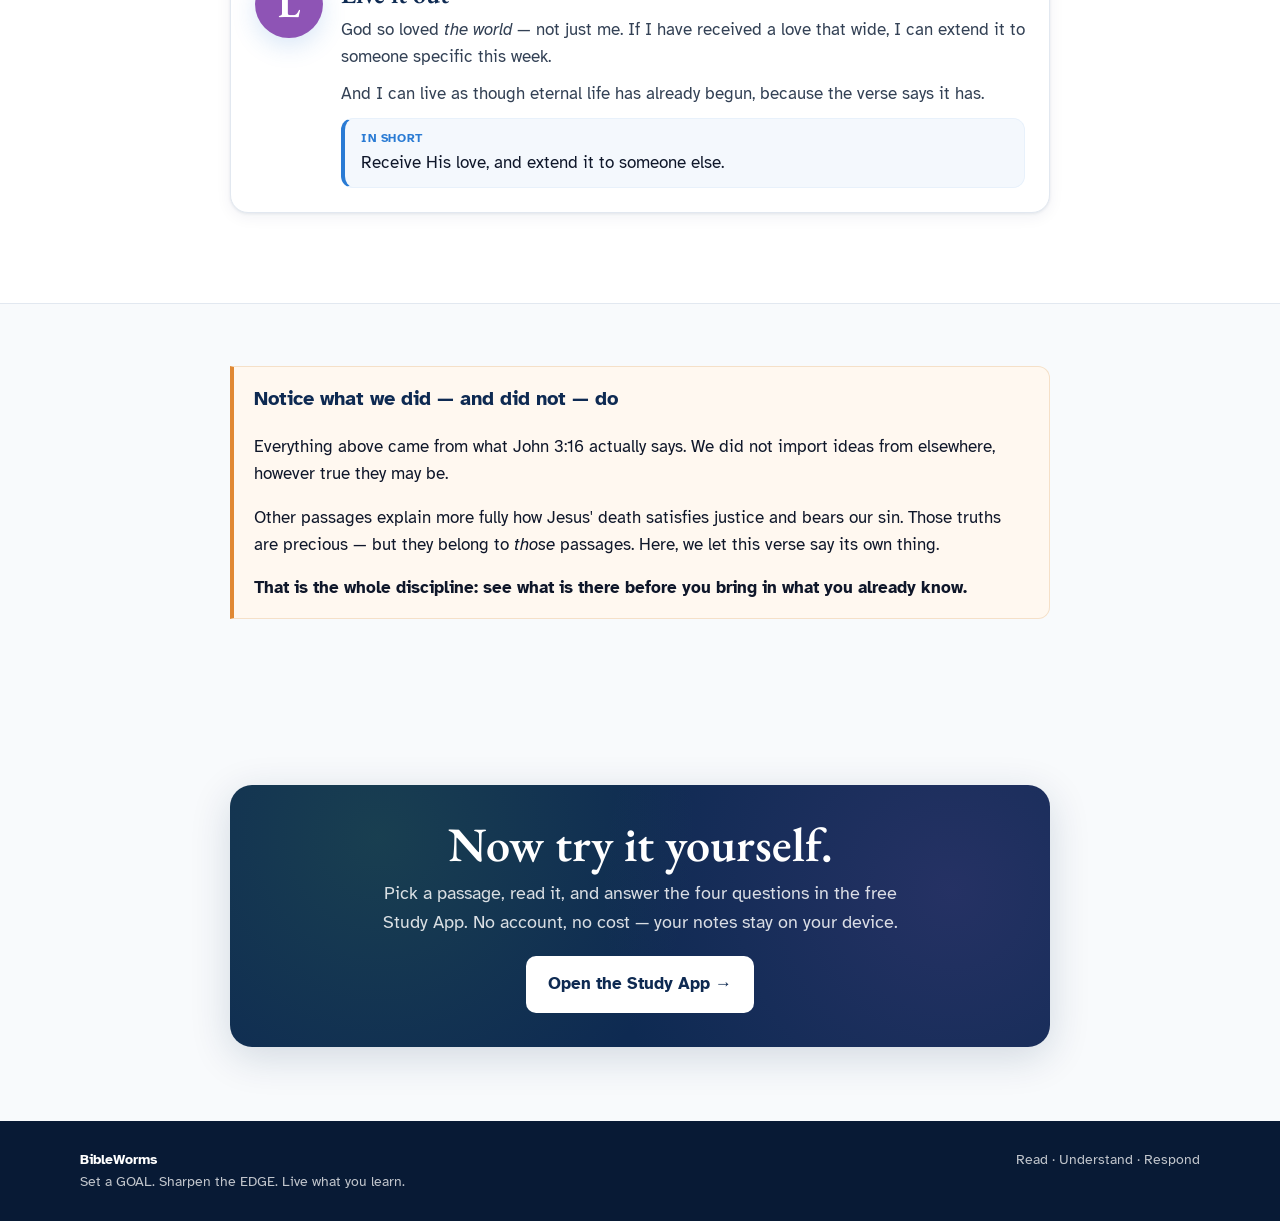
<file: goal.html>
<!DOCTYPE html>
<html lang="en">
<head>
  <meta charset="UTF-8" />
  <meta name="viewport" content="width=device-width, initial-scale=1, viewport-fit=cover" />
  <meta name="theme-color" content="#0E2A52" />
  <title>GOAL · The quick Bible study method · BibleWorms</title>
  <meta name="description" content="GOAL is the quick Bible study method: four questions that move you from Scripture to real life — God, Others, Align, and Live it out. Simple, not shallow." />
  <link rel="preconnect" href="https://fonts.googleapis.com">
  <link rel="preconnect" href="https://fonts.gstatic.com" crossorigin>
  <link href="https://fonts.googleapis.com/css2?family=Atkinson+Hyperlegible:wght@400;700&family=EB+Garamond:ital,wght@0,400;0,500;0,600;0,700;1,400;1,500&display=swap" rel="stylesheet">
  <link rel="icon" href="favicon.ico" sizes="any">
  <link rel="stylesheet" href="styles.css">
</head>
<body>
  <a href="#main" class="skip-link">Skip to content</a>
  <header class="site-header">
    <div class="nav-wrap">
      <a href="index.html" class="brand" aria-label="BibleWorms home">
        <span class="brand-mark">B</span>
        <span class="brand-text">
          <span class="brand-name">BibleWorms</span>
          <span class="brand-tag">Read · Understand · Respond</span>
        </span>
      </a>
      <nav aria-label="Main navigation">
        <a href="index.html#start">Start Here</a>
        <a href="goal.html">GOAL</a>
        <a href="edge.html">EDGE</a>
        <a href="basics.html">Bible Basics</a>
        <a href="https://edge-bible-study.vercel.app/" target="_blank" rel="noopener">Open App ↗</a>
      </nav>
    </div>
  </header>

  <main id="main">
    <section class="page-hero">
      <div class="wrap">
        <div class="eyebrow">The quick study method</div>
        <h1>Set a GOAL.</h1>
        <p class="hero-lead">Four simple questions that carry you from reading the Bible to living it. You do not need to be an expert. You just need to read, notice, and respond honestly.</p>
      </div>
    </section>

    <section>
      <div class="wrap prose-wrap">
        <div class="section-head">
          <div class="section-kicker">Simple, not shallow</div>
          <h2>Quick does not mean shallow.</h2>
          <p class="lead">GOAL asks four plain questions. But plain questions can do deep work. If reading a passage helps you trust God, forgive someone, drop a lie you believed, or take one honest step of obedience, then real change has happened — that is the whole point. When a passage calls for slower, closer attention, the fuller EDGE method is there. GOAL isn't the lesser path; it's the everyday one.</p>
        </div>
      </div>
    </section>

    <section class="section-tight">
      <div class="wrap prose-wrap">
        <div class="step-block tint-g">
          <div class="step-letter g">G</div>
          <div>
            <h3>God</h3>
            <p class="ask">What does this teach about God?</p>
            <p>Start with God before you start with yourself. What does the passage show about who He is — His love, His holiness, His promises, His warnings, His mercy? How does it point to Jesus?</p>
          </div>
        </div>

        <div class="step-block tint-o">
          <div class="step-letter o">O</div>
          <div>
            <h3>Others</h3>
            <p class="ask">What does this teach about others?</p>
            <p>Scripture tells the truth about human beings. What does it show about our hopes, our fears, our sin, our weakness, our need? This is true of people in general — and true of you and me.</p>
          </div>
        </div>

        <div class="step-block tint-a">
          <div class="step-letter a">A</div>
          <div>
            <h3>Align</h3>
            <p class="ask">Where do I need to align with this truth?</p>
            <p>What belief needs to change? What lie have you been believing? What attitude, habit, or way of thinking needs to come into line with what God has said?</p>
          </div>
        </div>

        <div class="step-block tint-l">
          <div class="step-letter l">L</div>
          <div>
            <h3>Live it out</h3>
            <p class="ask">How will I live out this truth?</p>
            <p>Make it small and concrete. What will you do today or this week? Someone to forgive, thank, serve, or contact? A prayer to pray? Don't aim for everything — aim for one honest step.</p>
          </div>
        </div>
      </div>
    </section>

    <section class="method-band">
      <div class="wrap prose-wrap">
        <div class="section-head">
          <div class="section-kicker">A worked example</div>
          <h2>GOAL on a verse you may already know.</h2>
          <p class="lead">Most people have heard John 3:16, even if they've never studied the Bible. Watch how four plain questions open it up — and preach the whole gospel along the way.</p>
        </div>

        <div class="verse-callout">
          <div class="ref">John 3:16</div>
          <p>"For God so loved the world, that He gave His one and only Son, that whoever believes in Him shall not perish but have eternal life."</p>
        </div>

        <div class="step-block tint-g">
          <div class="step-letter g">G</div>
          <div>
            <h3>God</h3>
            <p>Notice what the verse actually says about God: He <em>loved</em> the world. He <em>gave</em> His only Son. He offers <em>eternal life</em> to whoever believes.</p>
            <p>The love comes first, and it moves. God does not wait to be persuaded — He acts, and what He gives costs Him everything.</p>
            <div class="example-card">
              <div class="ex-label">In short</div>
              <p>God loved the world and gave His Son so people could have life.</p>
            </div>
          </div>
        </div>

        <div class="step-block tint-o">
          <div class="step-letter o">O</div>
          <div>
            <h3>Others</h3>
            <p>The verse says people would otherwise <em>perish</em>. That is a plain and sobering word. Whatever else is true of us, we are people in danger who need life we cannot give ourselves.</p>
            <p>And notice who this is offered to: the <em>world</em>, and <em>whoever</em> believes. Not a select few.</p>
            <div class="example-card">
              <div class="ex-label">In short</div>
              <p>People are in danger of perishing and need the life God gives.</p>
            </div>
          </div>
        </div>

        <div class="step-block tint-a">
          <div class="step-letter a">A</div>
          <div>
            <h3>Align</h3>
            <p>The verse says life comes to those who <em>believe</em> — not to those who perform well enough. If I have been treating God's love as something to earn, this passage says otherwise.</p>
            <p>My part is to trust the Son God gave, receive that love, and live inside it.</p>
            <div class="example-card">
              <div class="ex-label">In short</div>
              <p>Stop treating God's love as something I earn. Trust His Son.</p>
            </div>
          </div>
        </div>

        <div class="step-block tint-l">
          <div class="step-letter l">L</div>
          <div>
            <h3>Live it out</h3>
            <p>God so loved <em>the world</em> — not just me. If I have received a love that wide, I can extend it to someone specific this week.</p>
            <p>And I can live as though eternal life has already begun, because the verse says it has.</p>
            <div class="example-card">
              <div class="ex-label">In short</div>
              <p>Receive His love, and extend it to someone else.</p>
            </div>
          </div>
        </div>
      </div>
    </section>

    <section class="section-tight">
      <div class="wrap prose-wrap">
        <div class="caution">
          <h3>Notice what we did — and did not — do</h3>
          <p>Everything above came from what John 3:16 actually says. We did not import ideas from elsewhere, however true they may be.</p>
          <p>Other passages explain more fully how Jesus' death satisfies justice and bears our sin. Those truths are precious — but they belong to <em>those</em> passages. Here, we let this verse say its own thing.</p>
          <p><strong>That is the whole discipline: see what is there before you bring in what you already know.</strong></p>
        </div>
      </div>
    </section>

    <section>
      <div class="wrap prose-wrap">
        <div class="try-cta">
          <h2>Now try it yourself.</h2>
          <p>Pick a passage, read it, and answer the four questions in the free Study App. No account, no cost — your notes stay on your device.</p>
          <a class="btn btn-primary" href="https://edge-bible-study.vercel.app/" target="_blank" rel="noopener">Open the Study App →</a>
        </div>
      </div>
    </section>
  </main>

  <footer>
    <div class="footer-wrap">
      <div><strong>BibleWorms</strong><br>Set a GOAL. Sharpen the EDGE. Live what you learn.</div>
      <div>Read · Understand · Respond</div>
    </div>
  </footer>
</body>
</html>
</file>
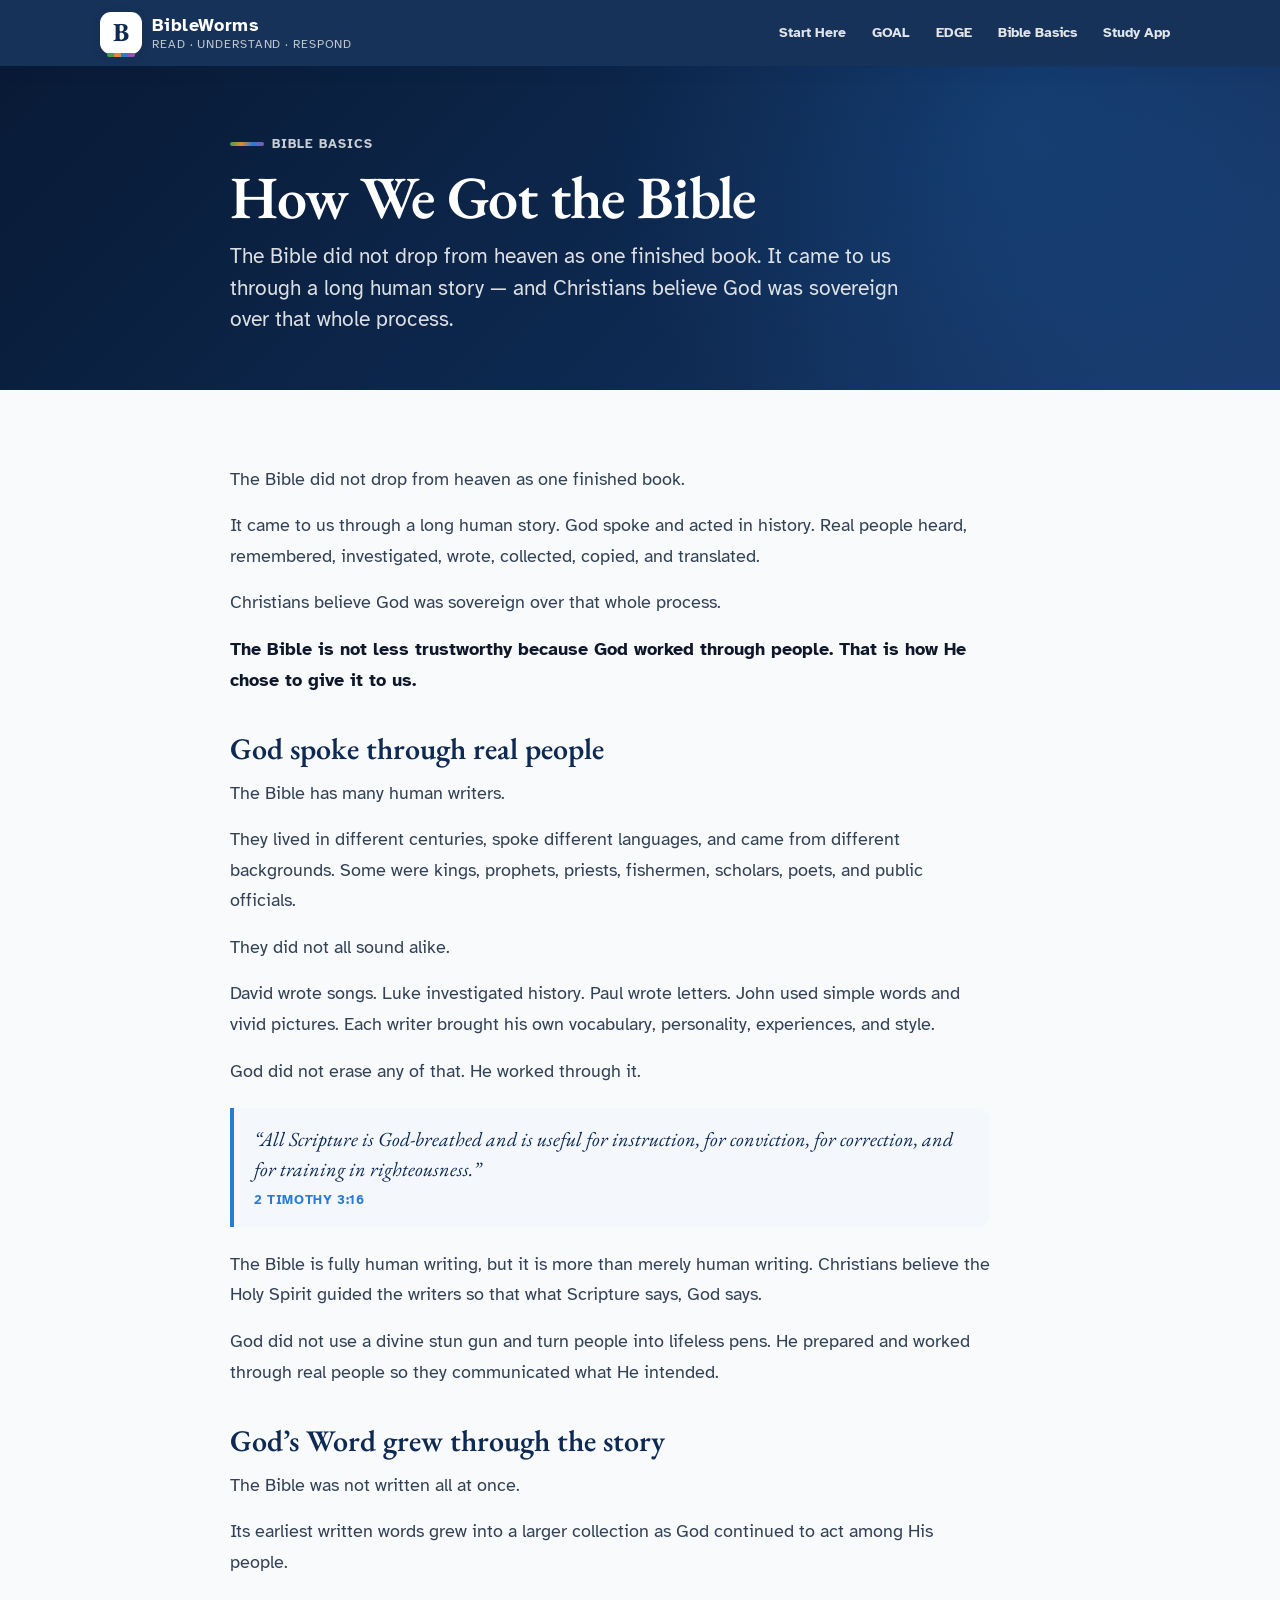
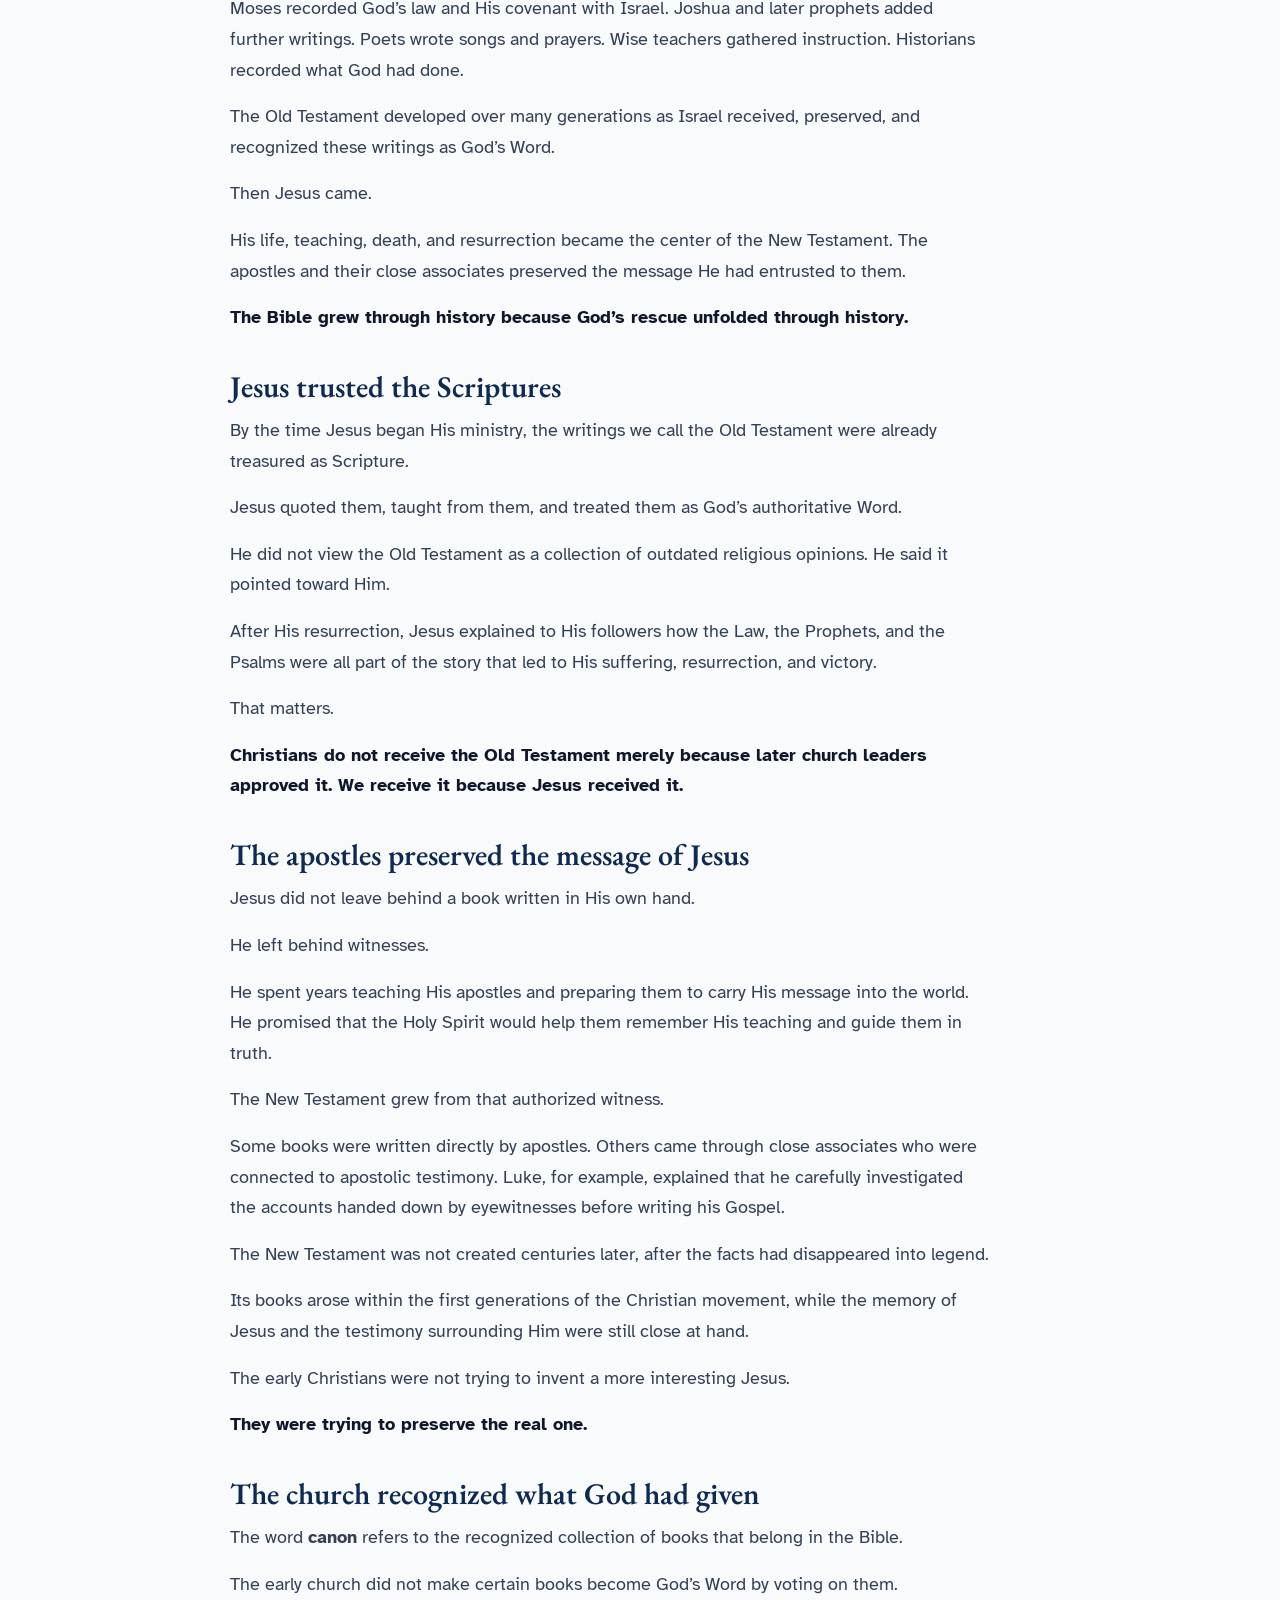
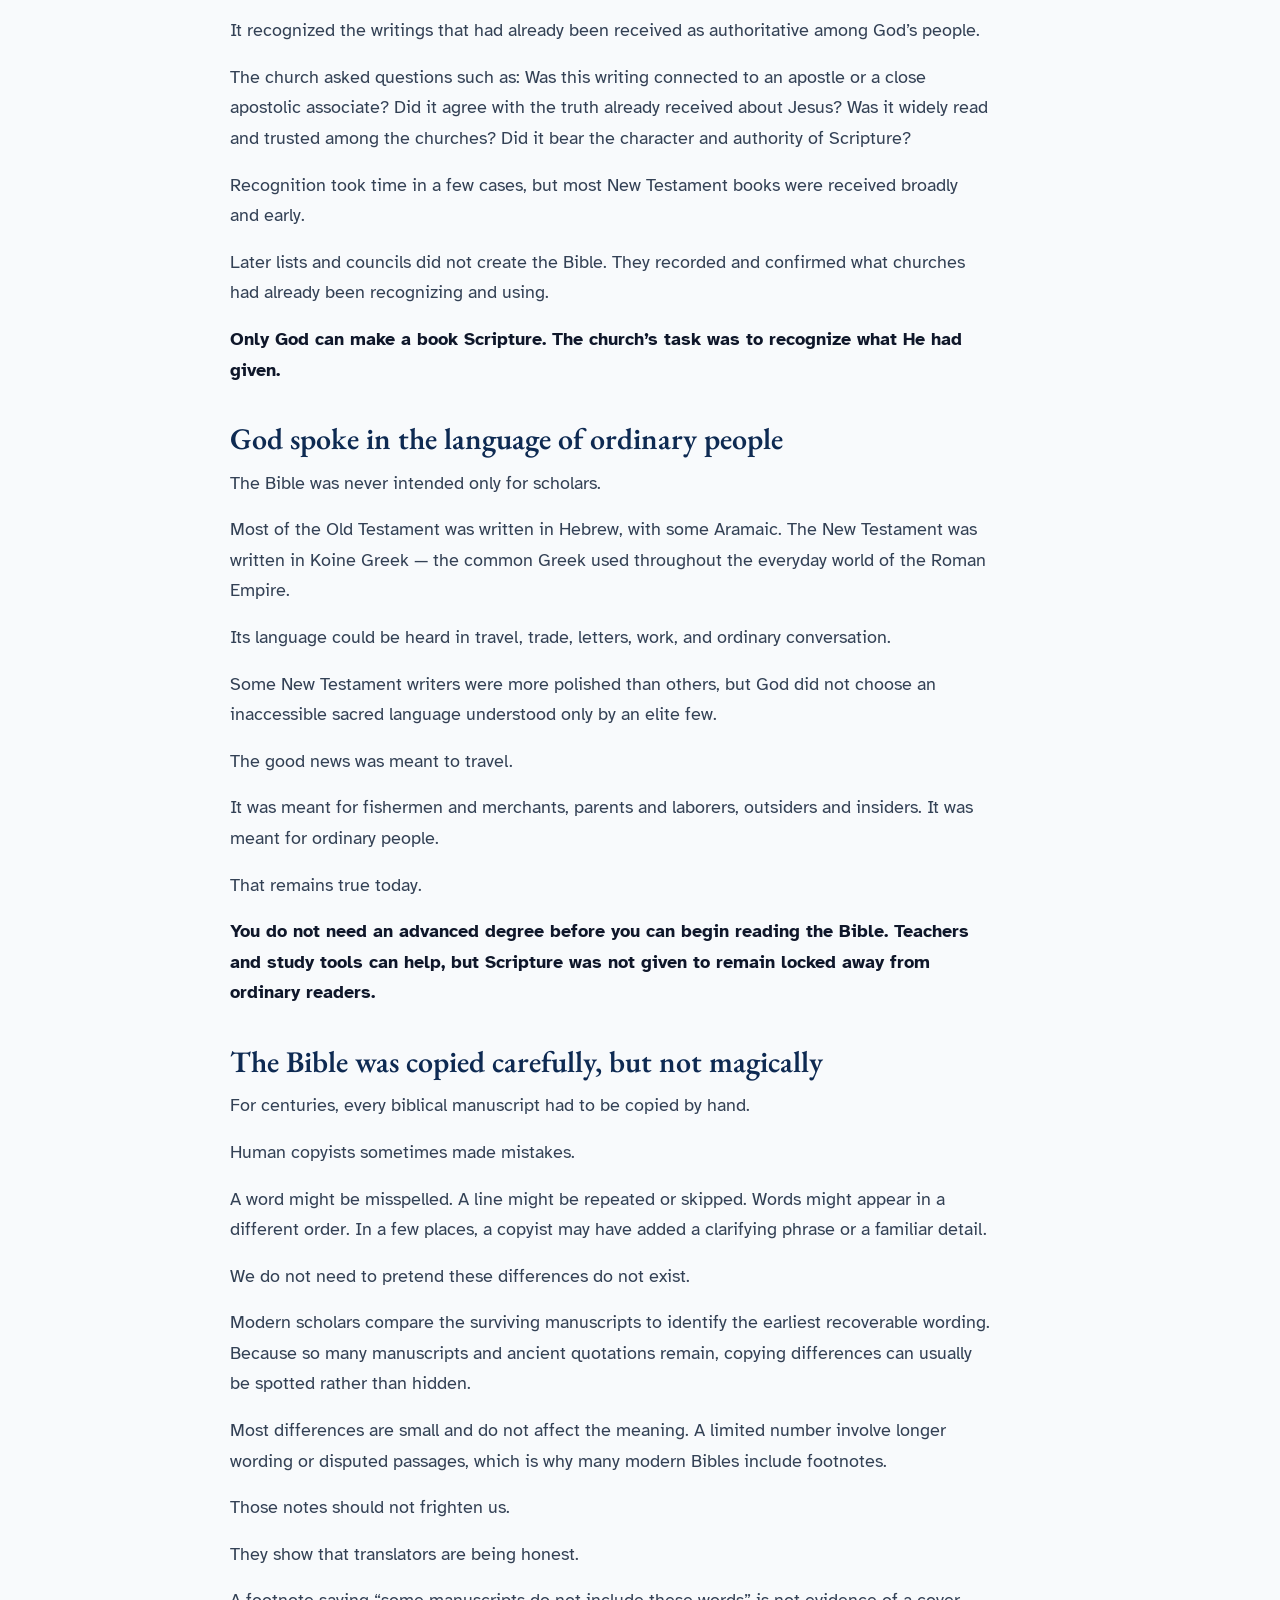
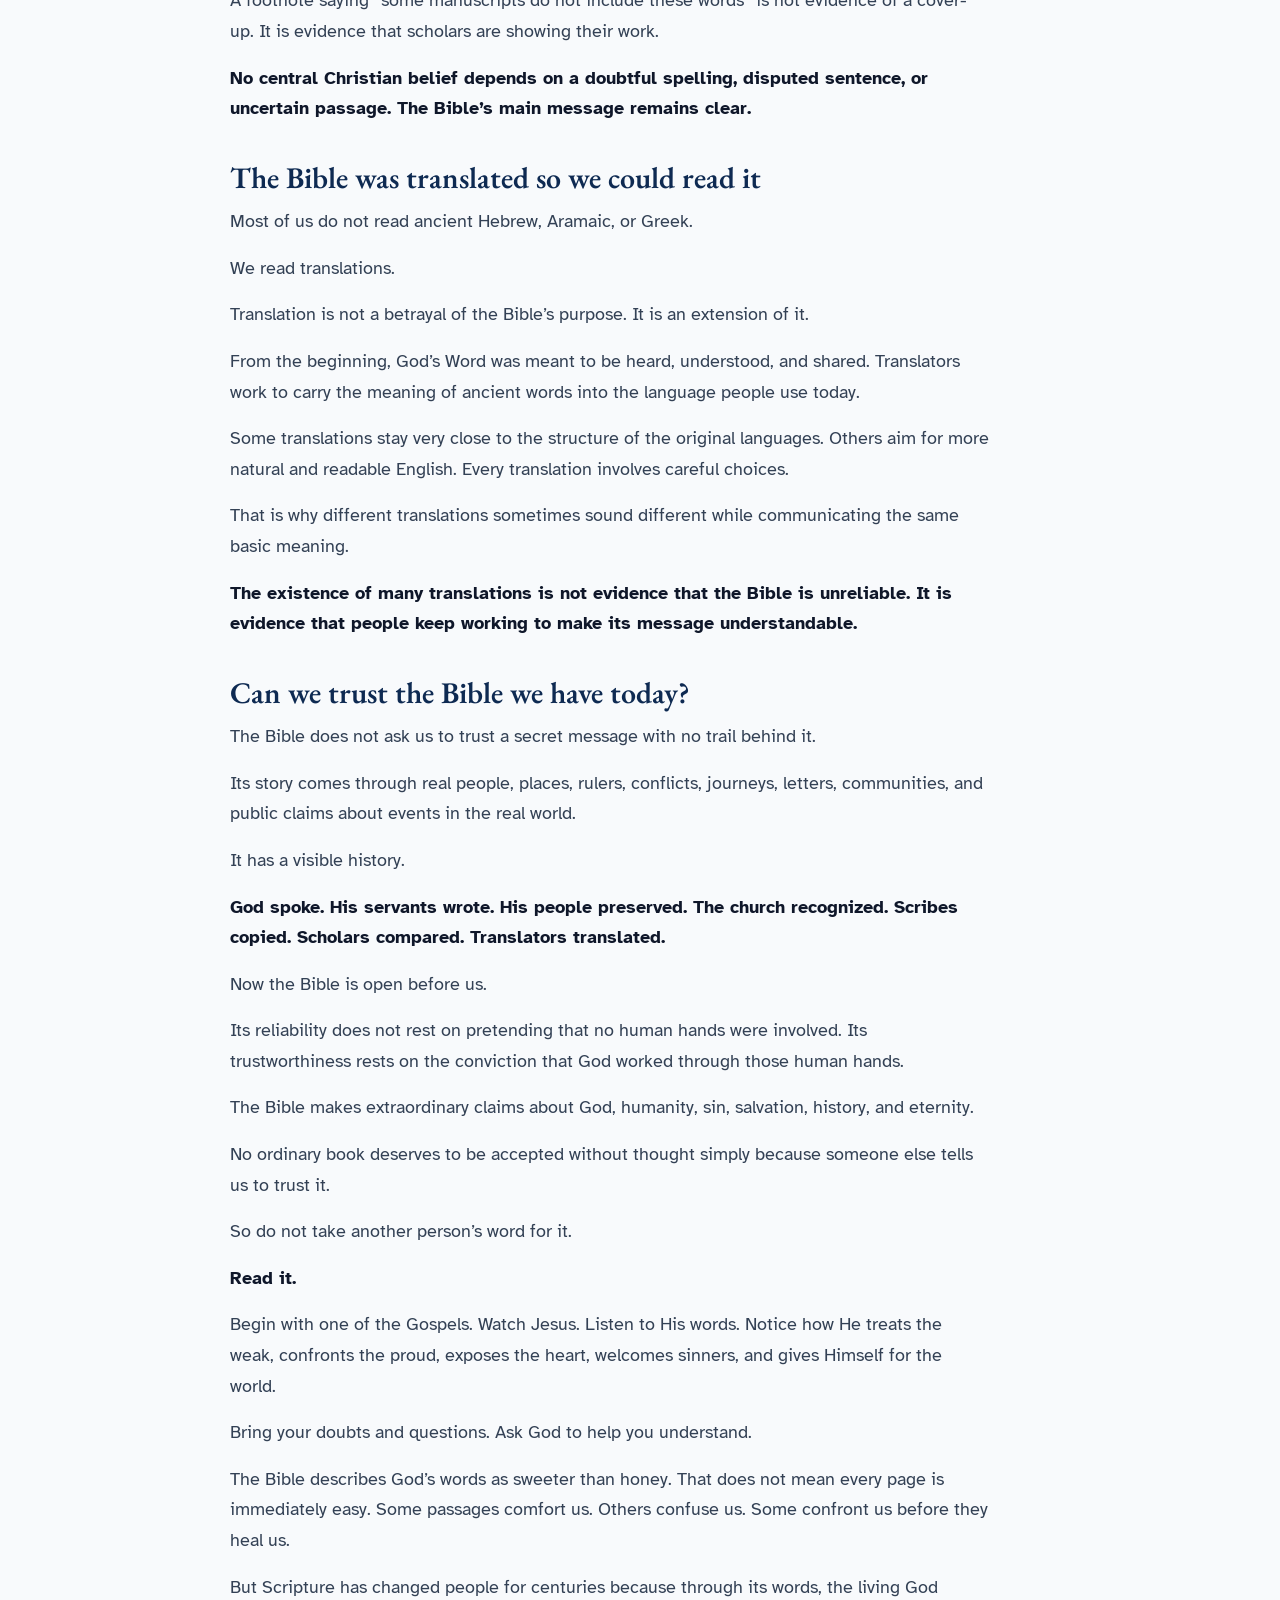
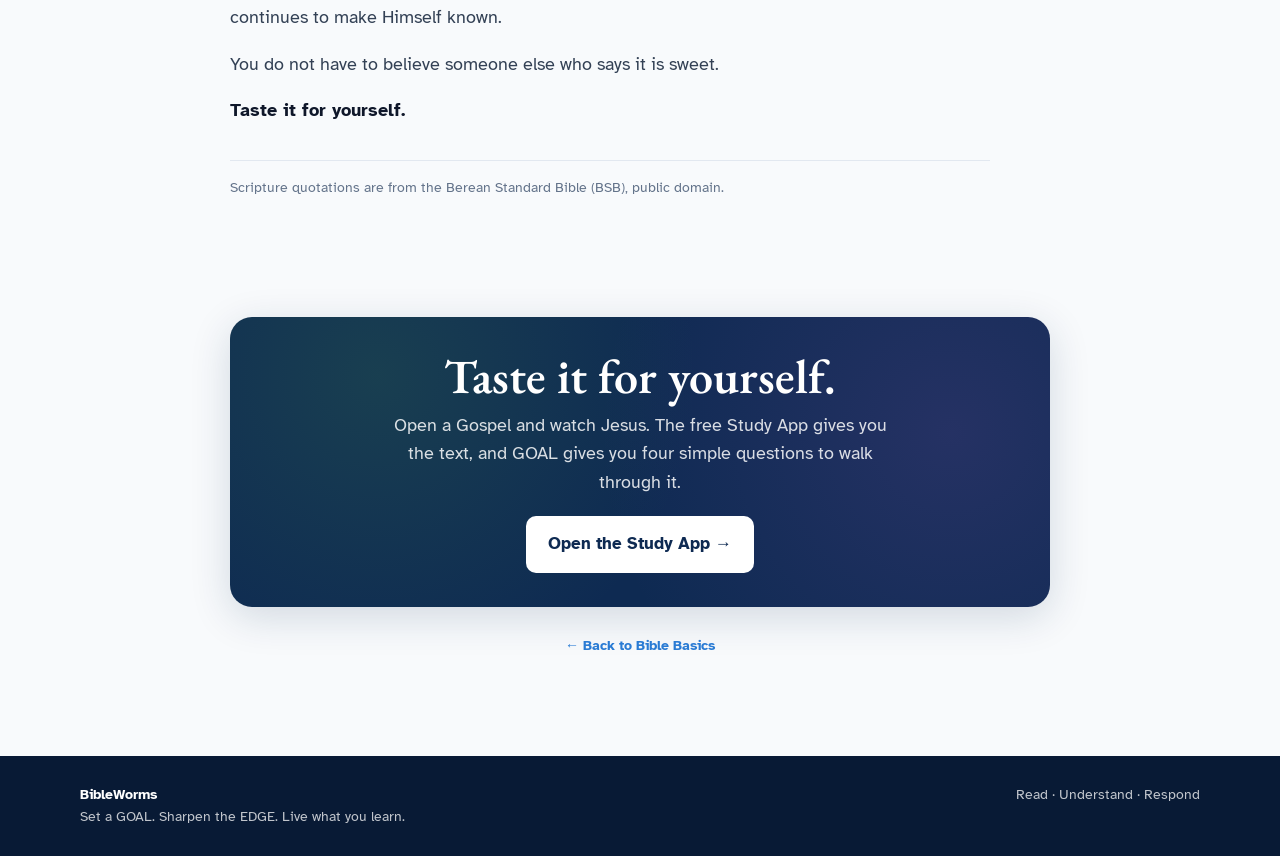
<file: how-we-got-the-bible.html>
<!DOCTYPE html>
<html lang="en">
<head>
  <meta charset="UTF-8" />
  <meta name="viewport" content="width=device-width, initial-scale=1, viewport-fit=cover" />
  <meta name="theme-color" content="#0E2A52" />
  <title>How We Got the Bible · BibleWorms</title>
  <meta name="description" content="The Bible did not drop from heaven as one finished book. It came through a long human story — written, preserved, recognized, copied, and translated." />
  <link rel="preconnect" href="https://fonts.googleapis.com">
  <link rel="preconnect" href="https://fonts.gstatic.com" crossorigin>
  <link href="https://fonts.googleapis.com/css2?family=Atkinson+Hyperlegible:wght@400;700&family=EB+Garamond:ital,wght@0,400;0,500;0,600;0,700;1,400;1,500&display=swap" rel="stylesheet">
  <link rel="icon" href="favicon.ico" sizes="any">
  <link rel="stylesheet" href="styles.css">
</head>
<body>
  <a href="#main" class="skip-link">Skip to content</a>
  <header class="site-header">
    <div class="nav-wrap">
      <a href="index.html" class="brand" aria-label="BibleWorms home">
        <span class="brand-mark">B</span>
        <span class="brand-text">
          <span class="brand-name">BibleWorms</span>
          <span class="brand-tag">Read · Understand · Respond</span>
        </span>
      </a>
      <nav aria-label="Main navigation">
        <a href="index.html#start">Start Here</a>
        <a href="goal.html">GOAL</a>
        <a href="edge.html">EDGE</a>
        <a href="basics.html">Bible Basics</a>
        <a href="index.html#app">Study App</a>
      </nav>
    </div>
  </header>

  <main id="main">
    <section class="page-hero">
      <div class="wrap">
        <div class="eyebrow">Bible basics</div>
        <h1>How We Got the Bible</h1>
        <p class="hero-lead">The Bible did not drop from heaven as one finished book. It came to us through a long human story — and Christians believe God was sovereign over that whole process.</p>
      </div>
    </section>

    <section>
      <div class="wrap prose-wrap">
        <div class="article-body">

          <p>The Bible did not drop from heaven as one finished book.</p>

          <p>It came to us through a long human story. God spoke and acted in history. Real people heard, remembered, investigated, wrote, collected, copied, and translated.</p>

          <p>Christians believe God was sovereign over that whole process.</p>

          <p class="emph">The Bible is not less trustworthy because God worked through people. That is how He chose to give it to us.</p>

          <h2>God spoke through real people</h2>

          <p>The Bible has many human writers.</p>

          <p>They lived in different centuries, spoke different languages, and came from different backgrounds. Some were kings, prophets, priests, fishermen, scholars, poets, and public officials.</p>

          <p>They did not all sound alike.</p>

          <p>David wrote songs. Luke investigated history. Paul wrote letters. John used simple words and vivid pictures. Each writer brought his own vocabulary, personality, experiences, and style.</p>

          <p>God did not erase any of that. He worked through it.</p>

          <div class="scripture">
            <p>“All Scripture is God-breathed and is useful for instruction, for conviction, for correction, and for training in righteousness.”</p>
            <div class="ref">2 Timothy 3:16</div>
          </div>

          <p>The Bible is fully human writing, but it is more than merely human writing. Christians believe the Holy Spirit guided the writers so that what Scripture says, God says.</p>

          <p>God did not use a divine stun gun and turn people into lifeless pens. He prepared and worked through real people so they communicated what He intended.</p>

          <h2>God’s Word grew through the story</h2>

          <p>The Bible was not written all at once.</p>

          <p>Its earliest written words grew into a larger collection as God continued to act among His people.</p>

          <p>Moses recorded God’s law and His covenant with Israel. Joshua and later prophets added further writings. Poets wrote songs and prayers. Wise teachers gathered instruction. Historians recorded what God had done.</p>

          <p>The Old Testament developed over many generations as Israel received, preserved, and recognized these writings as God’s Word.</p>

          <p>Then Jesus came.</p>

          <p>His life, teaching, death, and resurrection became the center of the New Testament. The apostles and their close associates preserved the message He had entrusted to them.</p>

          <p class="emph">The Bible grew through history because God’s rescue unfolded through history.</p>

          <h2>Jesus trusted the Scriptures</h2>

          <p>By the time Jesus began His ministry, the writings we call the Old Testament were already treasured as Scripture.</p>

          <p>Jesus quoted them, taught from them, and treated them as God’s authoritative Word.</p>

          <p>He did not view the Old Testament as a collection of outdated religious opinions. He said it pointed toward Him.</p>

          <p>After His resurrection, Jesus explained to His followers how the Law, the Prophets, and the Psalms were all part of the story that led to His suffering, resurrection, and victory.</p>

          <p>That matters.</p>

          <p class="emph">Christians do not receive the Old Testament merely because later church leaders approved it. We receive it because Jesus received it.</p>

          <h2>The apostles preserved the message of Jesus</h2>

          <p>Jesus did not leave behind a book written in His own hand.</p>

          <p>He left behind witnesses.</p>

          <p>He spent years teaching His apostles and preparing them to carry His message into the world. He promised that the Holy Spirit would help them remember His teaching and guide them in truth.</p>

          <p>The New Testament grew from that authorized witness.</p>

          <p>Some books were written directly by apostles. Others came through close associates who were connected to apostolic testimony. Luke, for example, explained that he carefully investigated the accounts handed down by eyewitnesses before writing his Gospel.</p>

          <p>The New Testament was not created centuries later, after the facts had disappeared into legend.</p>

          <p>Its books arose within the first generations of the Christian movement, while the memory of Jesus and the testimony surrounding Him were still close at hand.</p>

          <p>The early Christians were not trying to invent a more interesting Jesus.</p>

          <p class="emph">They were trying to preserve the real one.</p>

          <h2>The church recognized what God had given</h2>

          <p>The word <strong>canon</strong> refers to the recognized collection of books that belong in the Bible.</p>

          <p>The early church did not make certain books become God’s Word by voting on them.</p>

          <p>It recognized the writings that had already been received as authoritative among God’s people.</p>

          <p>The church asked questions such as: Was this writing connected to an apostle or a close apostolic associate? Did it agree with the truth already received about Jesus? Was it widely read and trusted among the churches? Did it bear the character and authority of Scripture?</p>

          <p>Recognition took time in a few cases, but most New Testament books were received broadly and early.</p>

          <p>Later lists and councils did not create the Bible. They recorded and confirmed what churches had already been recognizing and using.</p>

          <p class="emph">Only God can make a book Scripture. The church’s task was to recognize what He had given.</p>

          <h2>God spoke in the language of ordinary people</h2>

          <p>The Bible was never intended only for scholars.</p>

          <p>Most of the Old Testament was written in Hebrew, with some Aramaic. The New Testament was written in Koine Greek — the common Greek used throughout the everyday world of the Roman Empire.</p>

          <p>Its language could be heard in travel, trade, letters, work, and ordinary conversation.</p>

          <p>Some New Testament writers were more polished than others, but God did not choose an inaccessible sacred language understood only by an elite few.</p>

          <p>The good news was meant to travel.</p>

          <p>It was meant for fishermen and merchants, parents and laborers, outsiders and insiders. It was meant for ordinary people.</p>

          <p>That remains true today.</p>

          <p class="emph">You do not need an advanced degree before you can begin reading the Bible. Teachers and study tools can help, but Scripture was not given to remain locked away from ordinary readers.</p>

          <h2>The Bible was copied carefully, but not magically</h2>

          <p>For centuries, every biblical manuscript had to be copied by hand.</p>

          <p>Human copyists sometimes made mistakes.</p>

          <p>A word might be misspelled. A line might be repeated or skipped. Words might appear in a different order. In a few places, a copyist may have added a clarifying phrase or a familiar detail.</p>

          <p>We do not need to pretend these differences do not exist.</p>

          <p>Modern scholars compare the surviving manuscripts to identify the earliest recoverable wording. Because so many manuscripts and ancient quotations remain, copying differences can usually be spotted rather than hidden.</p>

          <p>Most differences are small and do not affect the meaning. A limited number involve longer wording or disputed passages, which is why many modern Bibles include footnotes.</p>

          <p>Those notes should not frighten us.</p>

          <p>They show that translators are being honest.</p>

          <p>A footnote saying “some manuscripts do not include these words” is not evidence of a cover-up. It is evidence that scholars are showing their work.</p>

          <p class="emph">No central Christian belief depends on a doubtful spelling, disputed sentence, or uncertain passage. The Bible’s main message remains clear.</p>

          <h2>The Bible was translated so we could read it</h2>

          <p>Most of us do not read ancient Hebrew, Aramaic, or Greek.</p>

          <p>We read translations.</p>

          <p>Translation is not a betrayal of the Bible’s purpose. It is an extension of it.</p>

          <p>From the beginning, God’s Word was meant to be heard, understood, and shared. Translators work to carry the meaning of ancient words into the language people use today.</p>

          <p>Some translations stay very close to the structure of the original languages. Others aim for more natural and readable English. Every translation involves careful choices.</p>

          <p>That is why different translations sometimes sound different while communicating the same basic meaning.</p>

          <p class="emph">The existence of many translations is not evidence that the Bible is unreliable. It is evidence that people keep working to make its message understandable.</p>

          <h2>Can we trust the Bible we have today?</h2>

          <p>The Bible does not ask us to trust a secret message with no trail behind it.</p>

          <p>Its story comes through real people, places, rulers, conflicts, journeys, letters, communities, and public claims about events in the real world.</p>

          <p>It has a visible history.</p>

          <p class="emph">God spoke. His servants wrote. His people preserved. The church recognized. Scribes copied. Scholars compared. Translators translated.</p>

          <p>Now the Bible is open before us.</p>

          <p>Its reliability does not rest on pretending that no human hands were involved. Its trustworthiness rests on the conviction that God worked through those human hands.</p>

          <p>The Bible makes extraordinary claims about God, humanity, sin, salvation, history, and eternity.</p>

          <p>No ordinary book deserves to be accepted without thought simply because someone else tells us to trust it.</p>

          <p>So do not take another person’s word for it.</p>

          <p class="emph">Read it.</p>

          <p>Begin with one of the Gospels. Watch Jesus. Listen to His words. Notice how He treats the weak, confronts the proud, exposes the heart, welcomes sinners, and gives Himself for the world.</p>

          <p>Bring your doubts and questions. Ask God to help you understand.</p>

          <p>The Bible describes God’s words as sweeter than honey. That does not mean every page is immediately easy. Some passages comfort us. Others confuse us. Some confront us before they heal us.</p>

          <p>But Scripture has changed people for centuries because through its words, the living God continues to make Himself known.</p>

          <p>You do not have to believe someone else who says it is sweet.</p>

          <p class="emph">Taste it for yourself.</p>

          <div class="article-note">
            Scripture quotations are from the Berean Standard Bible (BSB), public domain.
          </div>

        </div>
      </div>
    </section>

    <section class="section-tight">
      <div class="wrap prose-wrap">
        <div class="try-cta">
          <h2>Taste it for yourself.</h2>
          <p>Open a Gospel and watch Jesus. The free Study App gives you the text, and GOAL gives you four simple questions to walk through it.</p>
          <a class="btn btn-primary" href="https://edge-bible-study.vercel.app/" target="_blank" rel="noopener">Open the Study App →</a>
        </div>
        <p style="text-align:center; margin-top:22px;">
          <a class="back-top" href="basics.html">← Back to Bible Basics</a>
        </p>
      </div>
    </section>
  </main>

  <footer>
    <div class="footer-wrap">
      <div><strong>BibleWorms</strong><br>Set a GOAL. Sharpen the EDGE. Live what you learn.</div>
      <div>Read · Understand · Respond</div>
    </div>
  </footer>
</body>
</html>
</file>
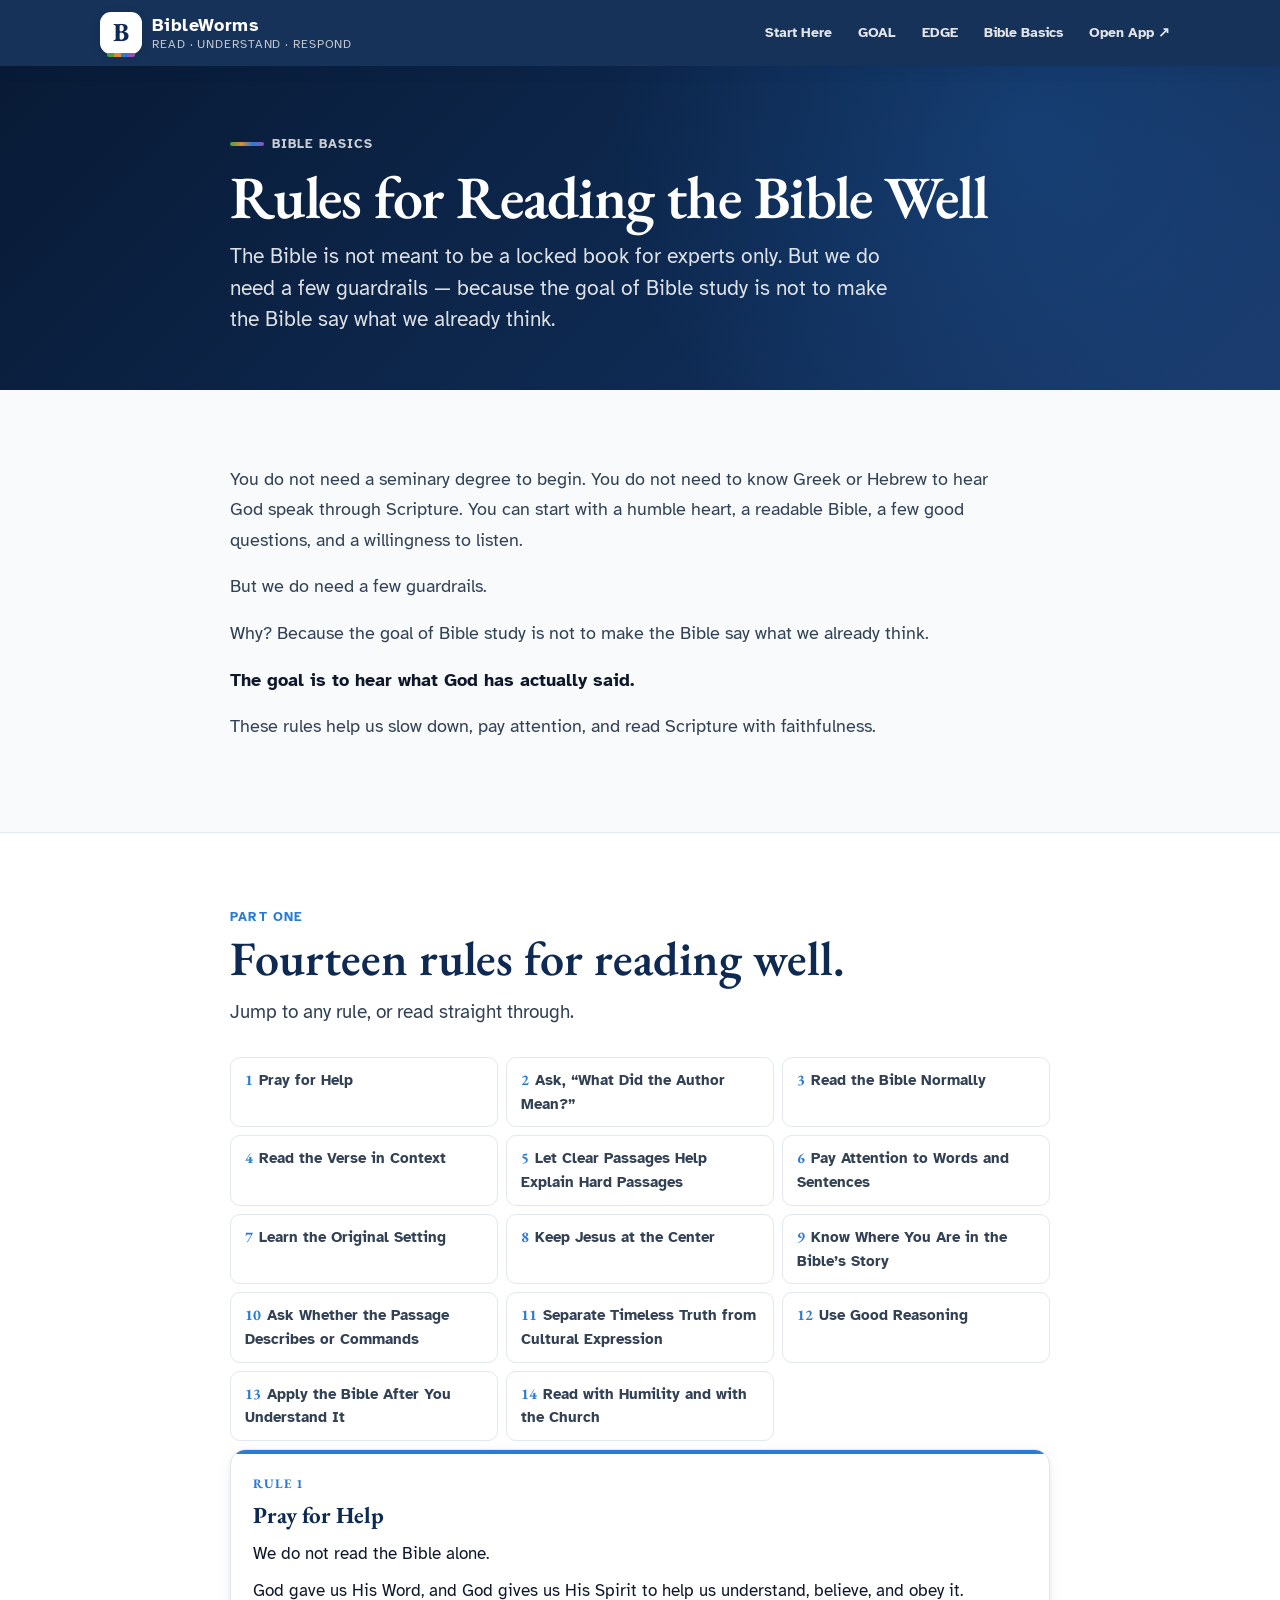
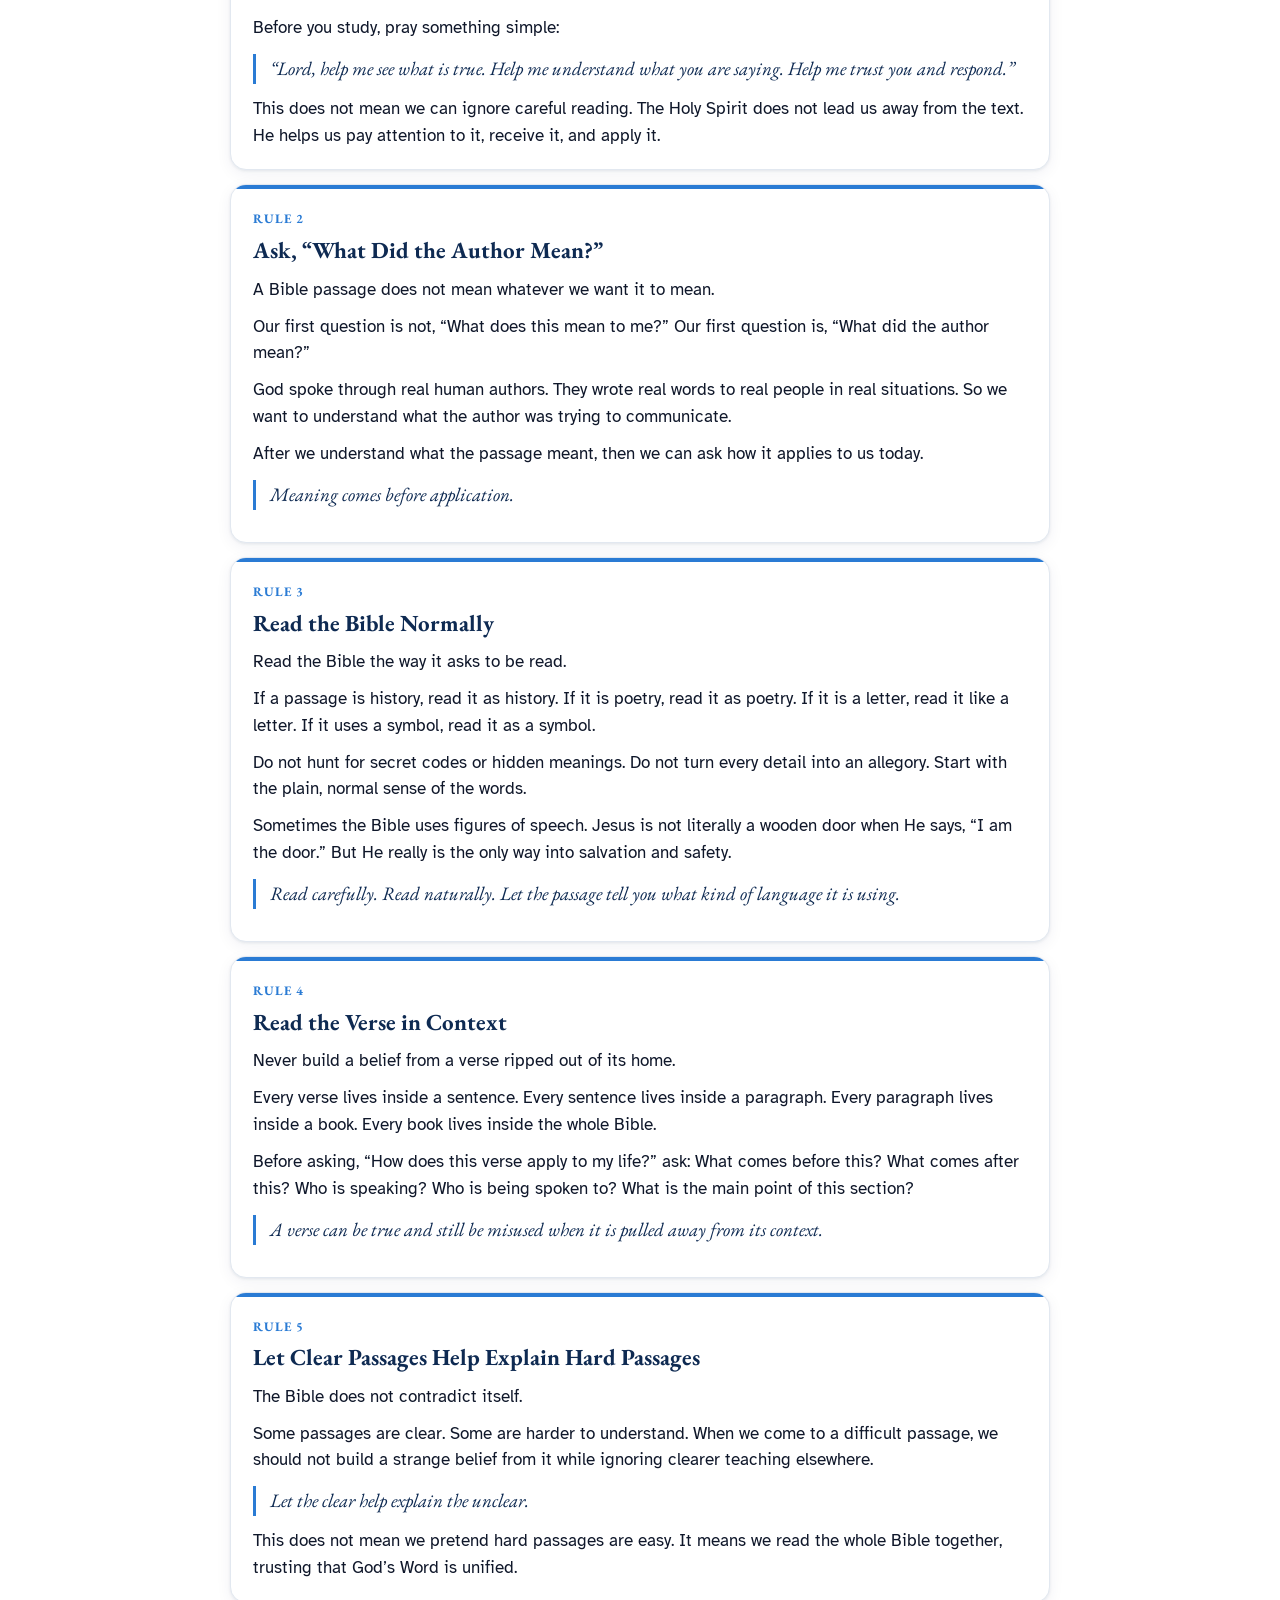
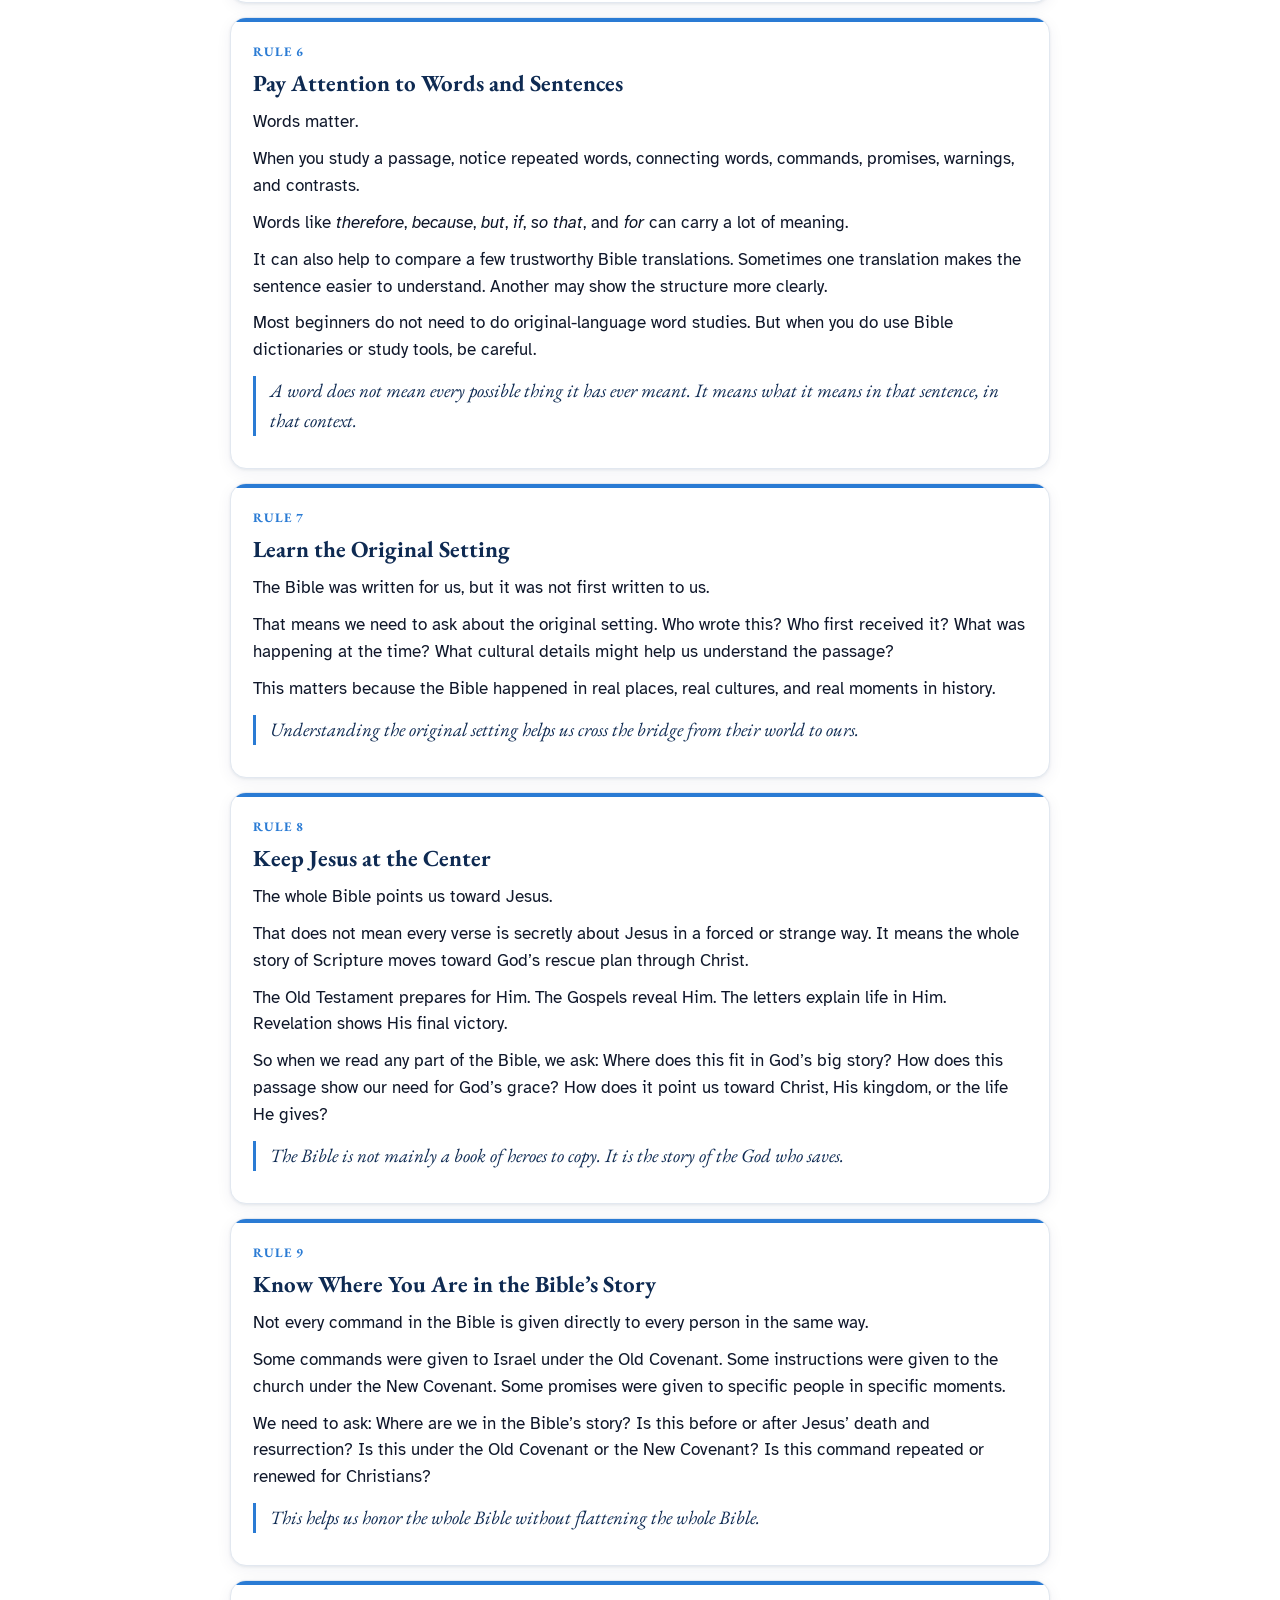
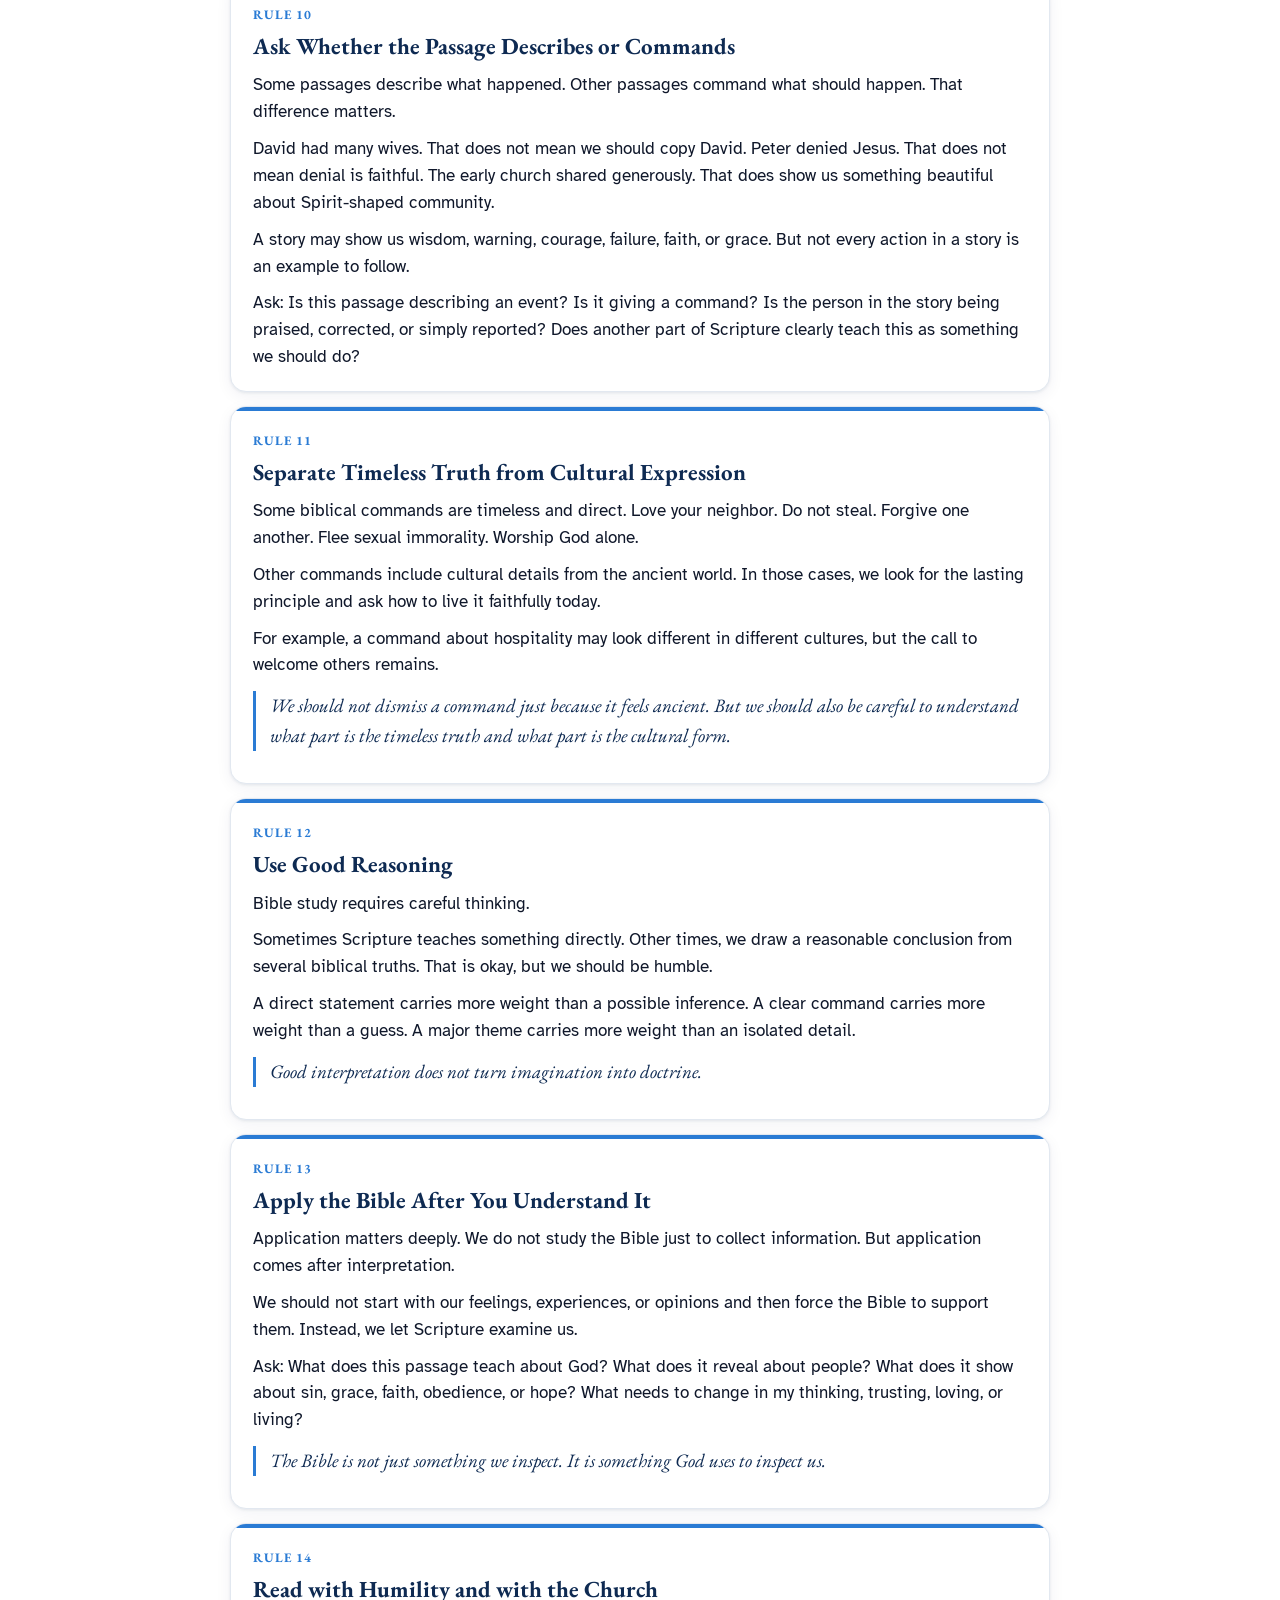
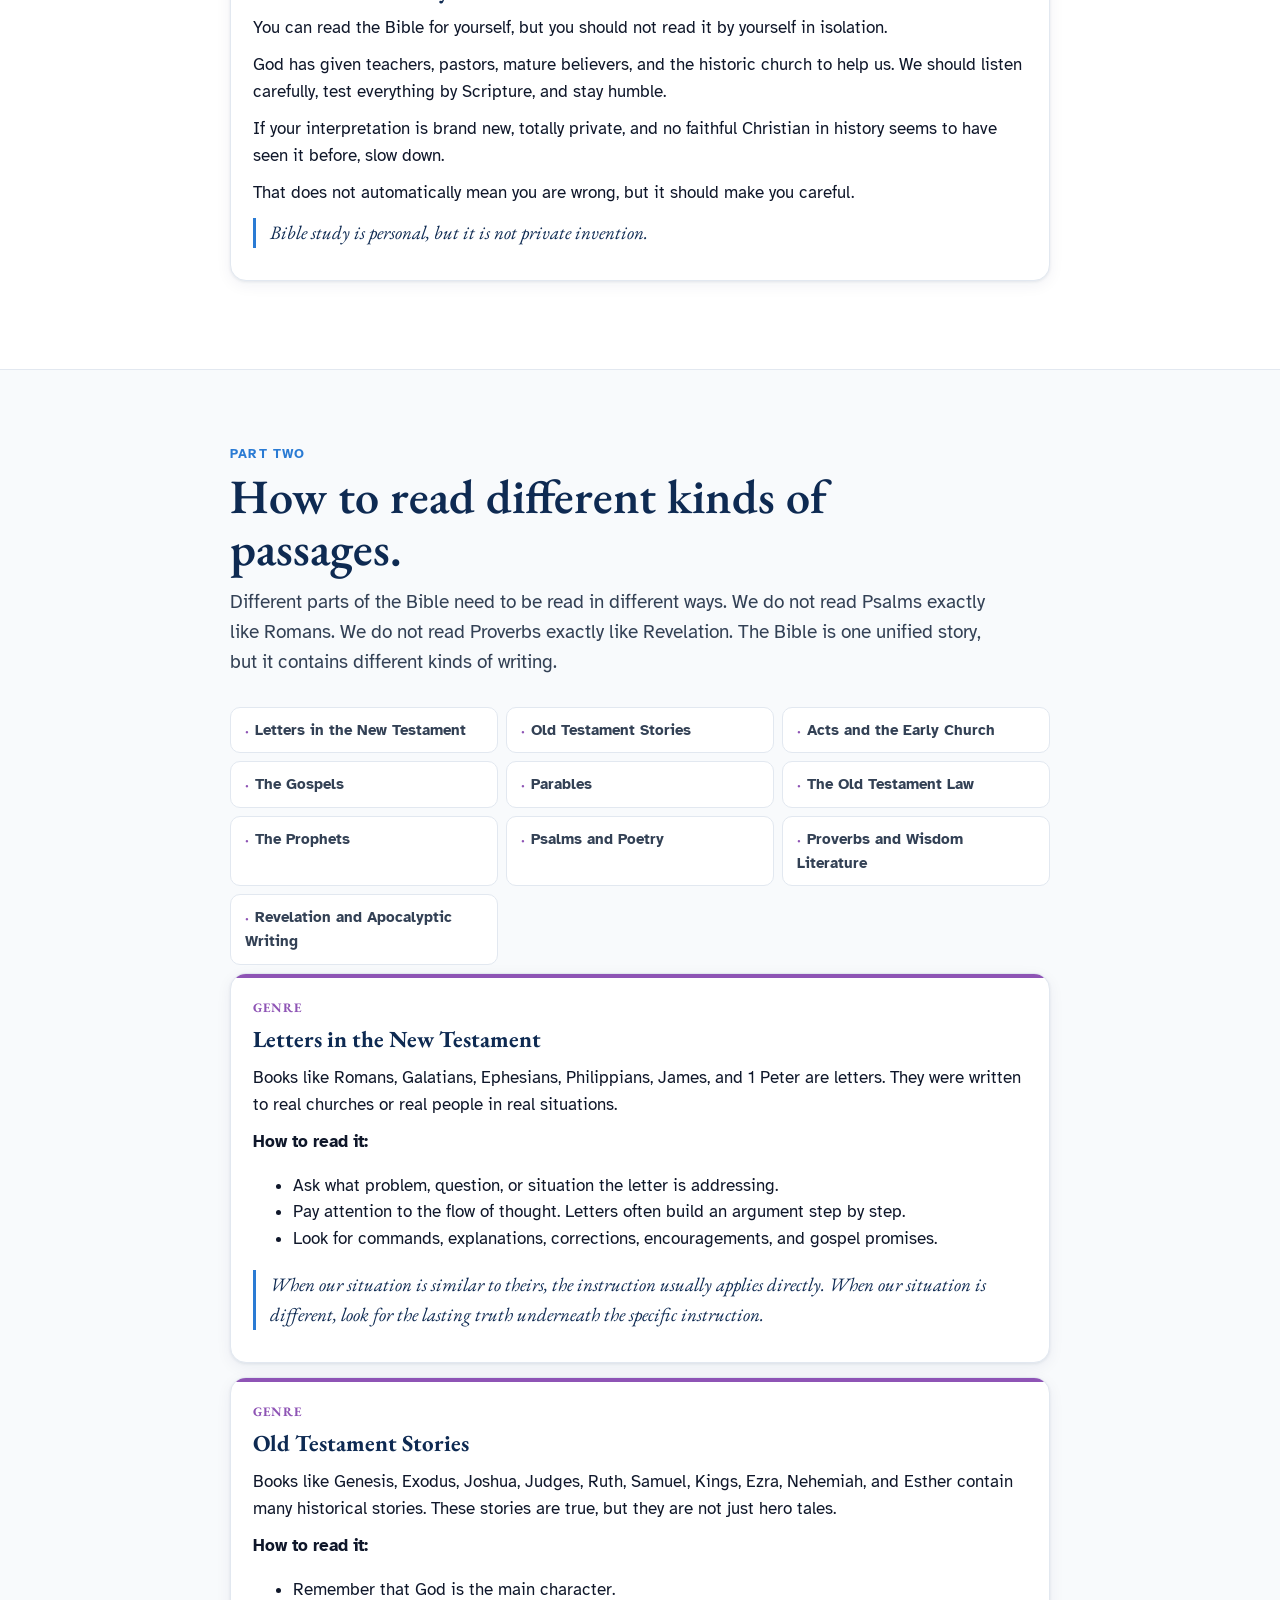
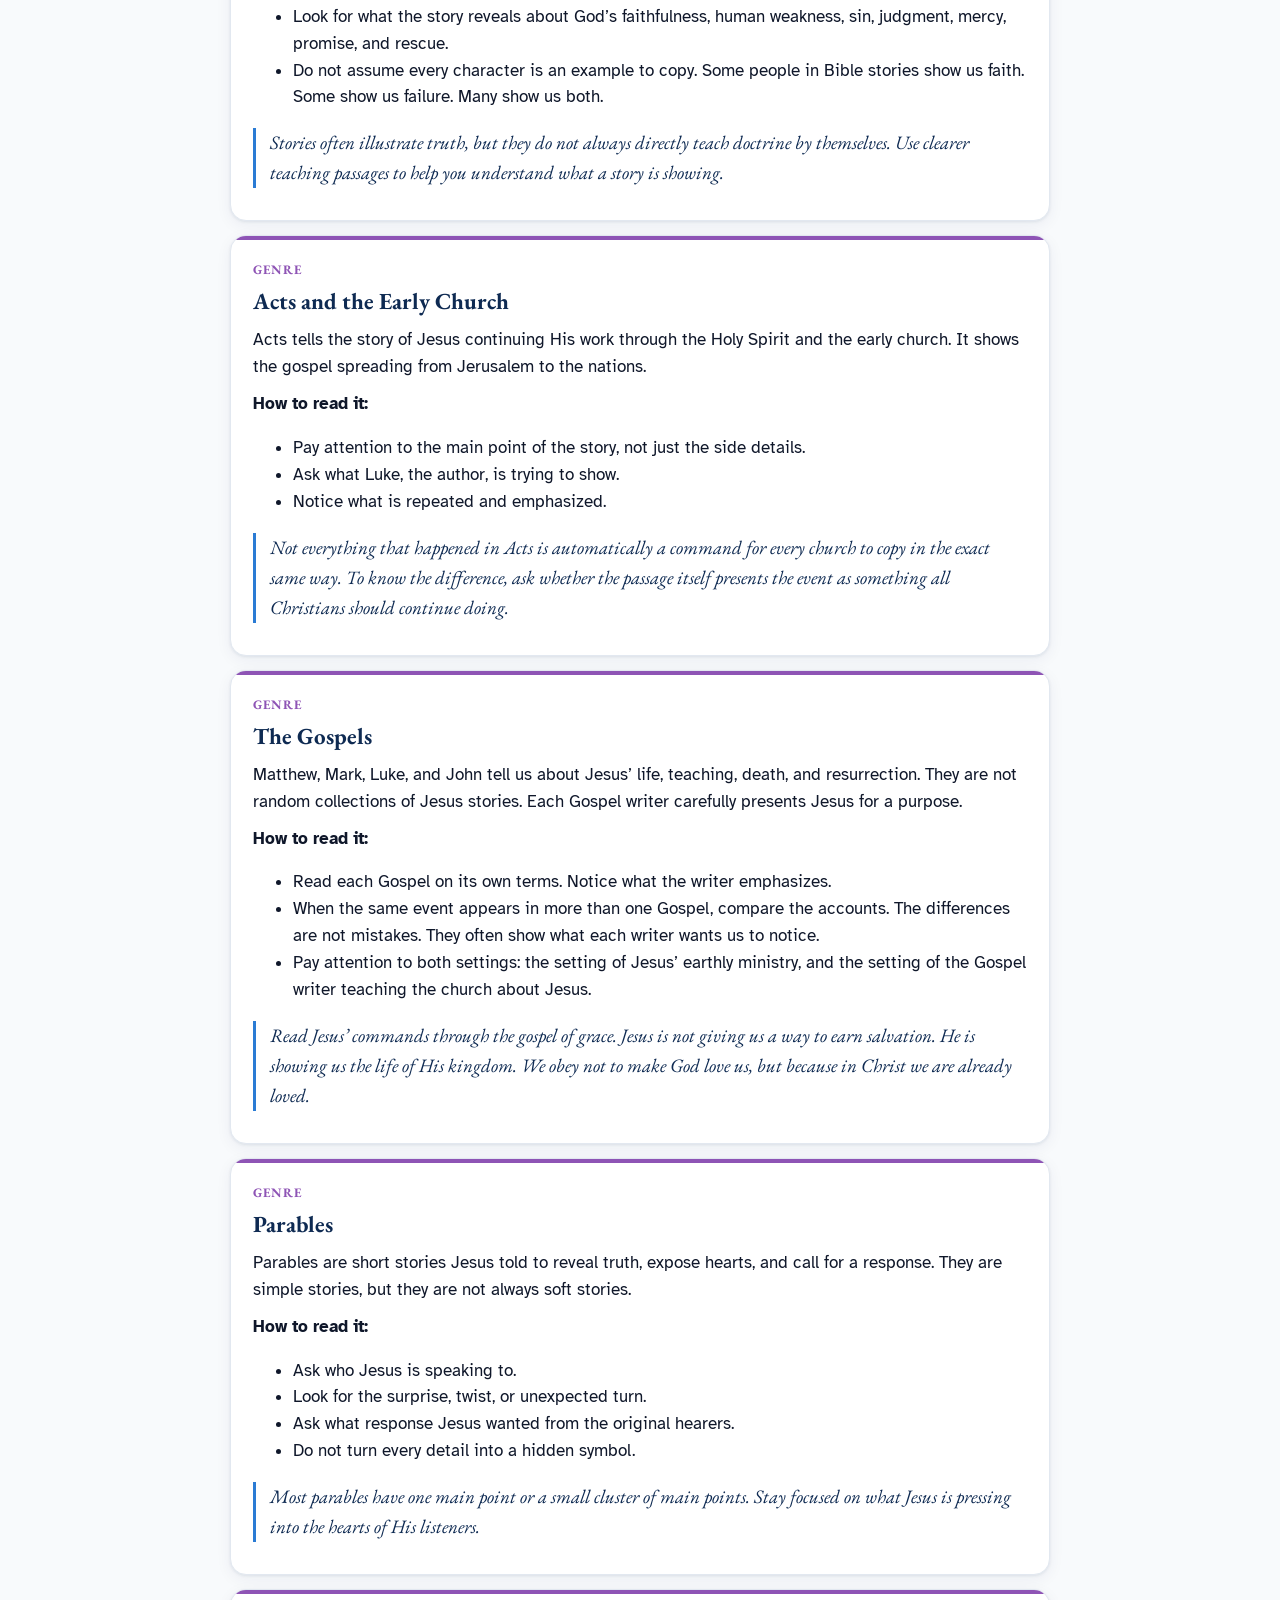
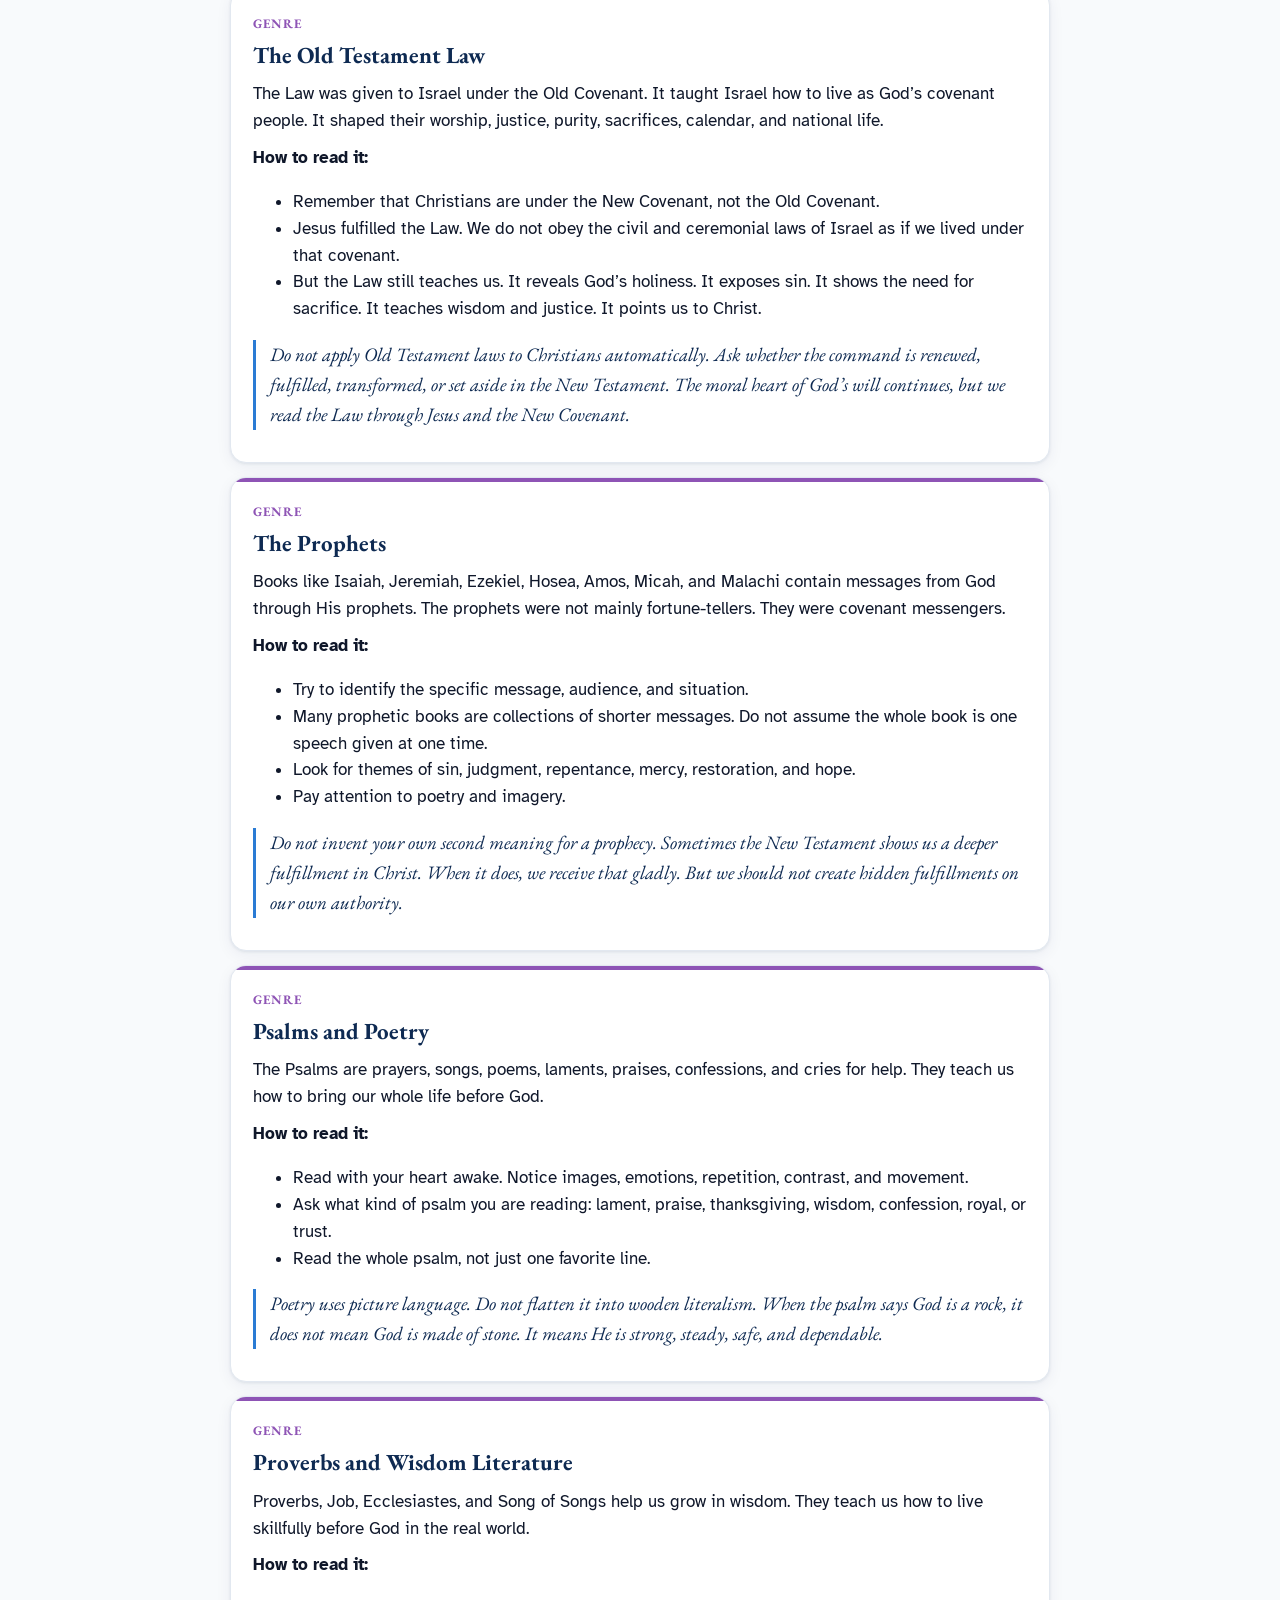
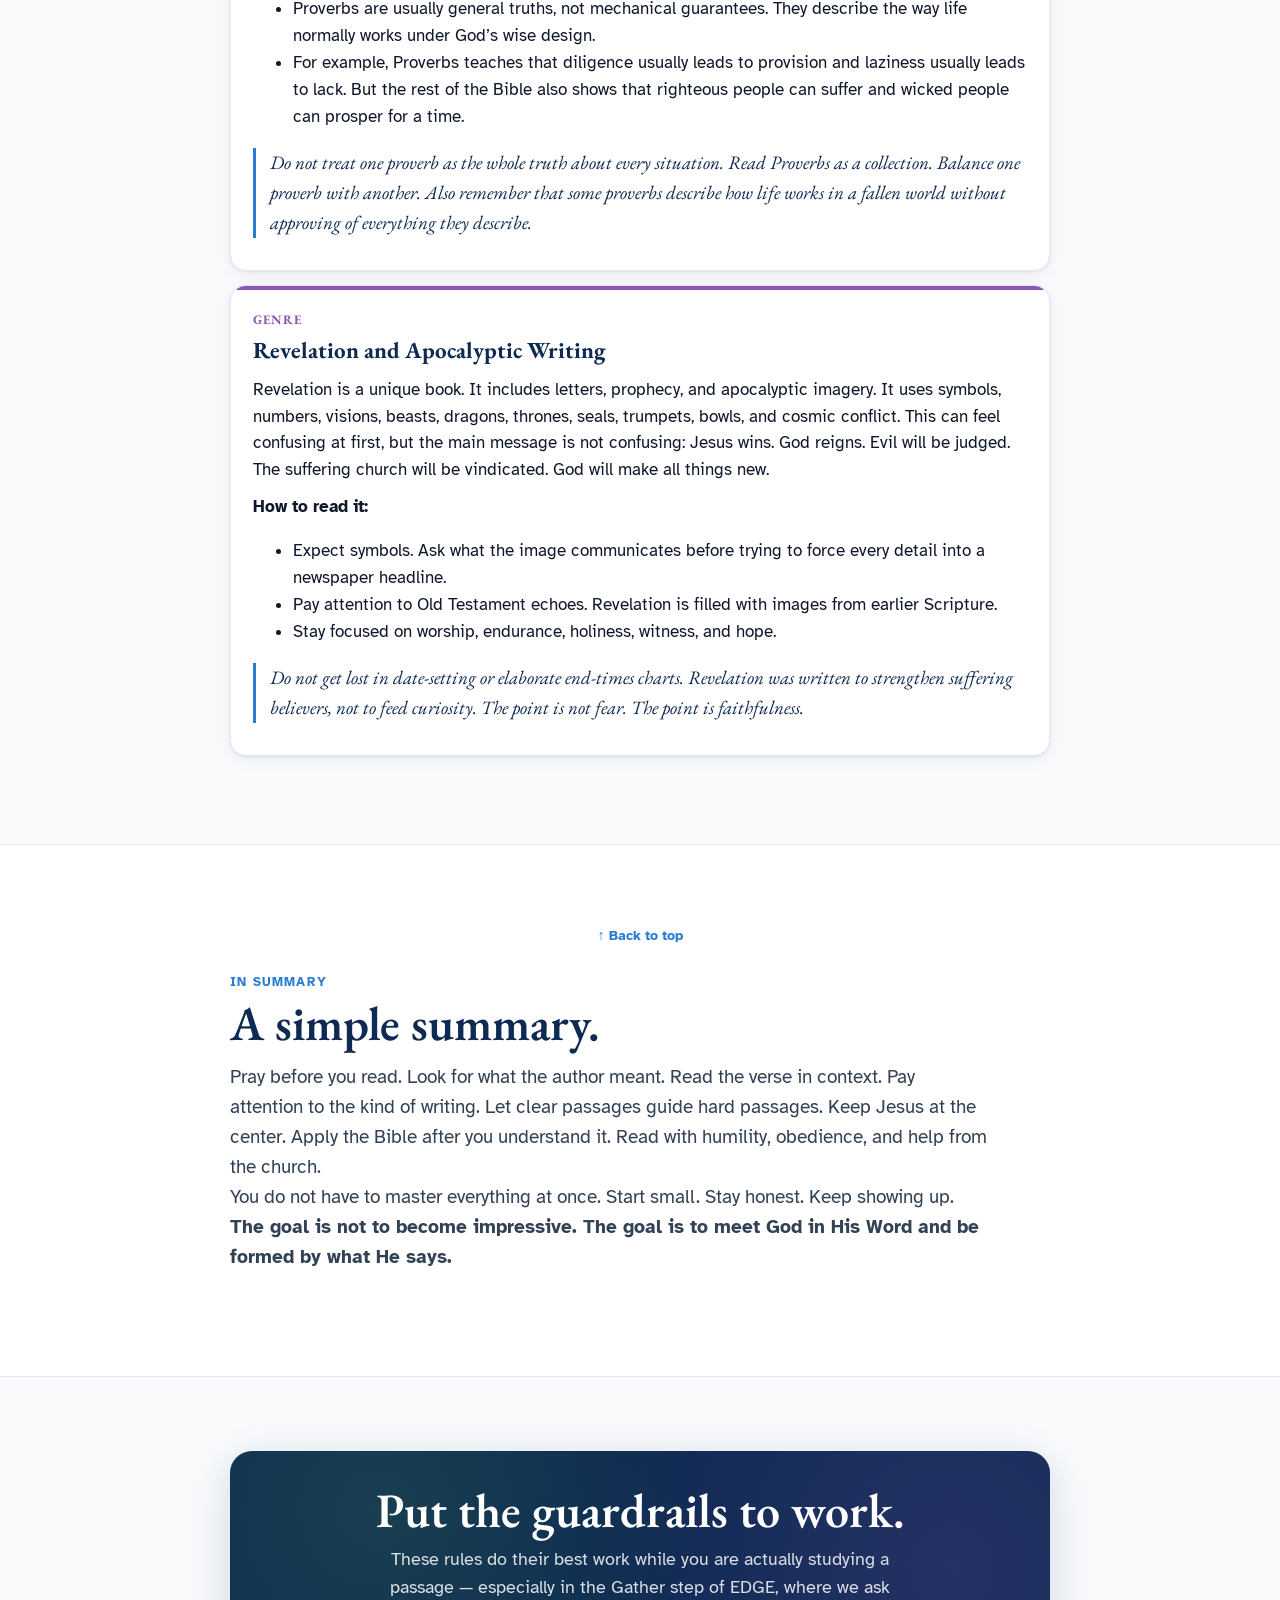
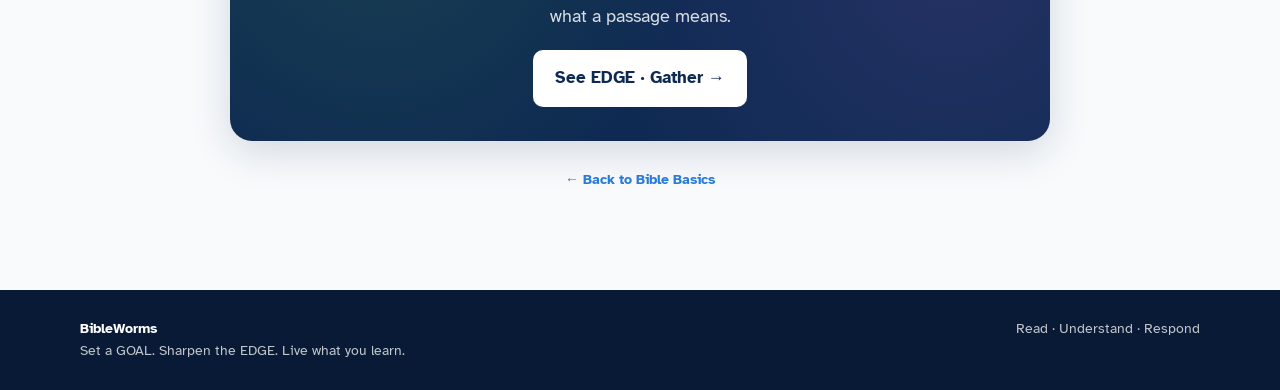
<file: reading-well.html>
<!DOCTYPE html>
<html lang="en">
<head>
  <meta charset="UTF-8" />
  <meta name="viewport" content="width=device-width, initial-scale=1, viewport-fit=cover" />
  <meta name="theme-color" content="#0E2A52" />
  <title>Rules for Reading the Bible Well · BibleWorms</title>
  <meta name="description" content="A few good guardrails for reading Scripture faithfully — fourteen simple rules, plus how to read each kind of writing in the Bible." />
  <link rel="preconnect" href="https://fonts.googleapis.com">
  <link rel="preconnect" href="https://fonts.gstatic.com" crossorigin>
  <link href="https://fonts.googleapis.com/css2?family=Atkinson+Hyperlegible:wght@400;700&family=EB+Garamond:ital,wght@0,400;0,500;0,600;0,700;1,400;1,500&display=swap" rel="stylesheet">
  <link rel="icon" href="favicon.ico" sizes="any">
  <link rel="stylesheet" href="styles.css">
</head>
<body>
  <a href="#main" class="skip-link">Skip to content</a>
  <header class="site-header">
    <div class="nav-wrap">
      <a href="index.html" class="brand" aria-label="BibleWorms home">
        <span class="brand-mark">B</span>
        <span class="brand-text">
          <span class="brand-name">BibleWorms</span>
          <span class="brand-tag">Read · Understand · Respond</span>
        </span>
      </a>
      <nav aria-label="Main navigation">
        <a href="index.html#start">Start Here</a>
        <a href="goal.html">GOAL</a>
        <a href="edge.html">EDGE</a>
        <a href="basics.html">Bible Basics</a>
        <a href="https://edge-bible-study.vercel.app/" target="_blank" rel="noopener">Open App ↗</a>
      </nav>
    </div>
  </header>

  <main id="main">
    <section class="page-hero" id="top">
      <div class="wrap">
        <div class="eyebrow">Bible basics</div>
        <h1>Rules for Reading the Bible Well</h1>
        <p class="hero-lead">The Bible is not meant to be a locked book for experts only. But we do need a few guardrails — because the goal of Bible study is not to make the Bible say what we already think.</p>
      </div>
    </section>

    <section>
      <div class="wrap prose-wrap">
        <div class="article-body">
          <p>You do not need a seminary degree to begin. You do not need to know Greek or Hebrew to hear God speak through Scripture. You can start with a humble heart, a readable Bible, a few good questions, and a willingness to listen.</p>
          <p>But we do need a few guardrails.</p>
          <p>Why? Because the goal of Bible study is not to make the Bible say what we already think.</p>
          <p class="emph">The goal is to hear what God has actually said.</p>
          <p>These rules help us slow down, pay attention, and read Scripture with faithfulness.</p>
        </div>
      </div>
    </section>

    <section class="method-band" id="rules">
      <div class="wrap prose-wrap">
        <div class="section-head">
          <div class="section-kicker">Part one</div>
          <h2>Fourteen rules for reading well.</h2>
          <p class="lead">Jump to any rule, or read straight through.</p>
        </div>
        <div class="rules-map">
          <a href="#rule1"><span class="n">1</span>Pray for Help</a>
          <a href="#rule2"><span class="n">2</span>Ask, “What Did the Author Mean?”</a>
          <a href="#rule3"><span class="n">3</span>Read the Bible Normally</a>
          <a href="#rule4"><span class="n">4</span>Read the Verse in Context</a>
          <a href="#rule5"><span class="n">5</span>Let Clear Passages Help Explain Hard Passages</a>
          <a href="#rule6"><span class="n">6</span>Pay Attention to Words and Sentences</a>
          <a href="#rule7"><span class="n">7</span>Learn the Original Setting</a>
          <a href="#rule8"><span class="n">8</span>Keep Jesus at the Center</a>
          <a href="#rule9"><span class="n">9</span>Know Where You Are in the Bible’s Story</a>
          <a href="#rule10"><span class="n">10</span>Ask Whether the Passage Describes or Commands</a>
          <a href="#rule11"><span class="n">11</span>Separate Timeless Truth from Cultural Expression</a>
          <a href="#rule12"><span class="n">12</span>Use Good Reasoning</a>
          <a href="#rule13"><span class="n">13</span>Apply the Bible After You Understand It</a>
          <a href="#rule14"><span class="n">14</span>Read with Humility and with the Church</a>
        </div>
        <div class="rule-card" id="rule1">
          <span class="rule-num">Rule 1</span>
          <h3>Pray for Help</h3>
          <p>We do not read the Bible alone.</p>
          <p>God gave us His Word, and God gives us His Spirit to help us understand, believe, and obey it.</p>
          <p>Before you study, pray something simple:</p>
          <div class="key-line">“Lord, help me see what is true. Help me understand what you are saying. Help me trust you and respond.”</div>
          <p>This does not mean we can ignore careful reading. The Holy Spirit does not lead us away from the text. He helps us pay attention to it, receive it, and apply it.</p>
        </div>
        <div class="rule-card" id="rule2">
          <span class="rule-num">Rule 2</span>
          <h3>Ask, “What Did the Author Mean?”</h3>
          <p>A Bible passage does not mean whatever we want it to mean.</p>
          <p>Our first question is not, “What does this mean to me?” Our first question is, “What did the author mean?”</p>
          <p>God spoke through real human authors. They wrote real words to real people in real situations. So we want to understand what the author was trying to communicate.</p>
          <p>After we understand what the passage meant, then we can ask how it applies to us today.</p>
          <div class="key-line">Meaning comes before application.</div>
        </div>
        <div class="rule-card" id="rule3">
          <span class="rule-num">Rule 3</span>
          <h3>Read the Bible Normally</h3>
          <p>Read the Bible the way it asks to be read.</p>
          <p>If a passage is history, read it as history. If it is poetry, read it as poetry. If it is a letter, read it like a letter. If it uses a symbol, read it as a symbol.</p>
          <p>Do not hunt for secret codes or hidden meanings. Do not turn every detail into an allegory. Start with the plain, normal sense of the words.</p>
          <p>Sometimes the Bible uses figures of speech. Jesus is not literally a wooden door when He says, “I am the door.” But He really is the only way into salvation and safety.</p>
          <div class="key-line">Read carefully. Read naturally. Let the passage tell you what kind of language it is using.</div>
        </div>
        <div class="rule-card" id="rule4">
          <span class="rule-num">Rule 4</span>
          <h3>Read the Verse in Context</h3>
          <p>Never build a belief from a verse ripped out of its home.</p>
          <p>Every verse lives inside a sentence. Every sentence lives inside a paragraph. Every paragraph lives inside a book. Every book lives inside the whole Bible.</p>
          <p>Before asking, “How does this verse apply to my life?” ask: What comes before this? What comes after this? Who is speaking? Who is being spoken to? What is the main point of this section?</p>
          <div class="key-line">A verse can be true and still be misused when it is pulled away from its context.</div>
        </div>
        <div class="rule-card" id="rule5">
          <span class="rule-num">Rule 5</span>
          <h3>Let Clear Passages Help Explain Hard Passages</h3>
          <p>The Bible does not contradict itself.</p>
          <p>Some passages are clear. Some are harder to understand. When we come to a difficult passage, we should not build a strange belief from it while ignoring clearer teaching elsewhere.</p>
          <div class="key-line">Let the clear help explain the unclear.</div>
          <p>This does not mean we pretend hard passages are easy. It means we read the whole Bible together, trusting that God’s Word is unified.</p>
        </div>
        <div class="rule-card" id="rule6">
          <span class="rule-num">Rule 6</span>
          <h3>Pay Attention to Words and Sentences</h3>
          <p>Words matter.</p>
          <p>When you study a passage, notice repeated words, connecting words, commands, promises, warnings, and contrasts.</p>
          <p>Words like <em>therefore</em>, <em>because</em>, <em>but</em>, <em>if</em>, <em>so that</em>, and <em>for</em> can carry a lot of meaning.</p>
          <p>It can also help to compare a few trustworthy Bible translations. Sometimes one translation makes the sentence easier to understand. Another may show the structure more clearly.</p>
          <p>Most beginners do not need to do original-language word studies. But when you do use Bible dictionaries or study tools, be careful.</p>
          <div class="key-line">A word does not mean every possible thing it has ever meant. It means what it means in that sentence, in that context.</div>
        </div>
        <div class="rule-card" id="rule7">
          <span class="rule-num">Rule 7</span>
          <h3>Learn the Original Setting</h3>
          <p>The Bible was written for us, but it was not first written to us.</p>
          <p>That means we need to ask about the original setting. Who wrote this? Who first received it? What was happening at the time? What cultural details might help us understand the passage?</p>
          <p>This matters because the Bible happened in real places, real cultures, and real moments in history.</p>
          <div class="key-line">Understanding the original setting helps us cross the bridge from their world to ours.</div>
        </div>
        <div class="rule-card" id="rule8">
          <span class="rule-num">Rule 8</span>
          <h3>Keep Jesus at the Center</h3>
          <p>The whole Bible points us toward Jesus.</p>
          <p>That does not mean every verse is secretly about Jesus in a forced or strange way. It means the whole story of Scripture moves toward God’s rescue plan through Christ.</p>
          <p>The Old Testament prepares for Him. The Gospels reveal Him. The letters explain life in Him. Revelation shows His final victory.</p>
          <p>So when we read any part of the Bible, we ask: Where does this fit in God’s big story? How does this passage show our need for God’s grace? How does it point us toward Christ, His kingdom, or the life He gives?</p>
          <div class="key-line">The Bible is not mainly a book of heroes to copy. It is the story of the God who saves.</div>
        </div>
        <div class="rule-card" id="rule9">
          <span class="rule-num">Rule 9</span>
          <h3>Know Where You Are in the Bible’s Story</h3>
          <p>Not every command in the Bible is given directly to every person in the same way.</p>
          <p>Some commands were given to Israel under the Old Covenant. Some instructions were given to the church under the New Covenant. Some promises were given to specific people in specific moments.</p>
          <p>We need to ask: Where are we in the Bible’s story? Is this before or after Jesus’ death and resurrection? Is this under the Old Covenant or the New Covenant? Is this command repeated or renewed for Christians?</p>
          <div class="key-line">This helps us honor the whole Bible without flattening the whole Bible.</div>
        </div>
        <div class="rule-card" id="rule10">
          <span class="rule-num">Rule 10</span>
          <h3>Ask Whether the Passage Describes or Commands</h3>
          <p>Some passages describe what happened. Other passages command what should happen. That difference matters.</p>
          <p>David had many wives. That does not mean we should copy David. Peter denied Jesus. That does not mean denial is faithful. The early church shared generously. That does show us something beautiful about Spirit-shaped community.</p>
          <p>A story may show us wisdom, warning, courage, failure, faith, or grace. But not every action in a story is an example to follow.</p>
          <p>Ask: Is this passage describing an event? Is it giving a command? Is the person in the story being praised, corrected, or simply reported? Does another part of Scripture clearly teach this as something we should do?</p>
        </div>
        <div class="rule-card" id="rule11">
          <span class="rule-num">Rule 11</span>
          <h3>Separate Timeless Truth from Cultural Expression</h3>
          <p>Some biblical commands are timeless and direct. Love your neighbor. Do not steal. Forgive one another. Flee sexual immorality. Worship God alone.</p>
          <p>Other commands include cultural details from the ancient world. In those cases, we look for the lasting principle and ask how to live it faithfully today.</p>
          <p>For example, a command about hospitality may look different in different cultures, but the call to welcome others remains.</p>
          <div class="key-line">We should not dismiss a command just because it feels ancient. But we should also be careful to understand what part is the timeless truth and what part is the cultural form.</div>
        </div>
        <div class="rule-card" id="rule12">
          <span class="rule-num">Rule 12</span>
          <h3>Use Good Reasoning</h3>
          <p>Bible study requires careful thinking.</p>
          <p>Sometimes Scripture teaches something directly. Other times, we draw a reasonable conclusion from several biblical truths. That is okay, but we should be humble.</p>
          <p>A direct statement carries more weight than a possible inference. A clear command carries more weight than a guess. A major theme carries more weight than an isolated detail.</p>
          <div class="key-line">Good interpretation does not turn imagination into doctrine.</div>
        </div>
        <div class="rule-card" id="rule13">
          <span class="rule-num">Rule 13</span>
          <h3>Apply the Bible After You Understand It</h3>
          <p>Application matters deeply. We do not study the Bible just to collect information. But application comes after interpretation.</p>
          <p>We should not start with our feelings, experiences, or opinions and then force the Bible to support them. Instead, we let Scripture examine us.</p>
          <p>Ask: What does this passage teach about God? What does it reveal about people? What does it show about sin, grace, faith, obedience, or hope? What needs to change in my thinking, trusting, loving, or living?</p>
          <div class="key-line">The Bible is not just something we inspect. It is something God uses to inspect us.</div>
        </div>
        <div class="rule-card" id="rule14">
          <span class="rule-num">Rule 14</span>
          <h3>Read with Humility and with the Church</h3>
          <p>You can read the Bible for yourself, but you should not read it by yourself in isolation.</p>
          <p>God has given teachers, pastors, mature believers, and the historic church to help us. We should listen carefully, test everything by Scripture, and stay humble.</p>
          <p>If your interpretation is brand new, totally private, and no faithful Christian in history seems to have seen it before, slow down.</p>
          <p>That does not automatically mean you are wrong, but it should make you careful.</p>
          <div class="key-line">Bible study is personal, but it is not private invention.</div>
        </div>
      </div>
    </section>

    <section id="genres">
      <div class="wrap prose-wrap">
        <div class="section-head">
          <div class="section-kicker">Part two</div>
          <h2>How to read different kinds of passages.</h2>
          <p class="lead">Different parts of the Bible need to be read in different ways. We do not read Psalms exactly like Romans. We do not read Proverbs exactly like Revelation. The Bible is one unified story, but it contains different kinds of writing.</p>
        </div>
        <div class="rules-map genres">
          <a href="#genre1"><span class="n">·</span>Letters in the New Testament</a>
          <a href="#genre2"><span class="n">·</span>Old Testament Stories</a>
          <a href="#genre3"><span class="n">·</span>Acts and the Early Church</a>
          <a href="#genre4"><span class="n">·</span>The Gospels</a>
          <a href="#genre5"><span class="n">·</span>Parables</a>
          <a href="#genre6"><span class="n">·</span>The Old Testament Law</a>
          <a href="#genre7"><span class="n">·</span>The Prophets</a>
          <a href="#genre8"><span class="n">·</span>Psalms and Poetry</a>
          <a href="#genre9"><span class="n">·</span>Proverbs and Wisdom Literature</a>
          <a href="#genre10"><span class="n">·</span>Revelation and Apocalyptic Writing</a>
        </div>
        <div class="rule-card genre-card" id="genre1">
          <span class="rule-num">Genre</span>
          <h3>Letters in the New Testament</h3>
          <p>Books like Romans, Galatians, Ephesians, Philippians, James, and 1 Peter are letters. They were written to real churches or real people in real situations.</p>
          <p><strong>How to read it:</strong></p>
          <ul>
            <li>Ask what problem, question, or situation the letter is addressing.</li>
            <li>Pay attention to the flow of thought. Letters often build an argument step by step.</li>
            <li>Look for commands, explanations, corrections, encouragements, and gospel promises.</li>
          </ul>
          <div class="key-line">When our situation is similar to theirs, the instruction usually applies directly. When our situation is different, look for the lasting truth underneath the specific instruction.</div>
        </div>
        <div class="rule-card genre-card" id="genre2">
          <span class="rule-num">Genre</span>
          <h3>Old Testament Stories</h3>
          <p>Books like Genesis, Exodus, Joshua, Judges, Ruth, Samuel, Kings, Ezra, Nehemiah, and Esther contain many historical stories. These stories are true, but they are not just hero tales.</p>
          <p><strong>How to read it:</strong></p>
          <ul>
            <li>Remember that God is the main character.</li>
            <li>Look for what the story reveals about God’s faithfulness, human weakness, sin, judgment, mercy, promise, and rescue.</li>
            <li>Do not assume every character is an example to copy. Some people in Bible stories show us faith. Some show us failure. Many show us both.</li>
          </ul>
          <div class="key-line">Stories often illustrate truth, but they do not always directly teach doctrine by themselves. Use clearer teaching passages to help you understand what a story is showing.</div>
        </div>
        <div class="rule-card genre-card" id="genre3">
          <span class="rule-num">Genre</span>
          <h3>Acts and the Early Church</h3>
          <p>Acts tells the story of Jesus continuing His work through the Holy Spirit and the early church. It shows the gospel spreading from Jerusalem to the nations.</p>
          <p><strong>How to read it:</strong></p>
          <ul>
            <li>Pay attention to the main point of the story, not just the side details.</li>
            <li>Ask what Luke, the author, is trying to show.</li>
            <li>Notice what is repeated and emphasized.</li>
          </ul>
          <div class="key-line">Not everything that happened in Acts is automatically a command for every church to copy in the exact same way. To know the difference, ask whether the passage itself presents the event as something all Christians should continue doing.</div>
        </div>
        <div class="rule-card genre-card" id="genre4">
          <span class="rule-num">Genre</span>
          <h3>The Gospels</h3>
          <p>Matthew, Mark, Luke, and John tell us about Jesus’ life, teaching, death, and resurrection. They are not random collections of Jesus stories. Each Gospel writer carefully presents Jesus for a purpose.</p>
          <p><strong>How to read it:</strong></p>
          <ul>
            <li>Read each Gospel on its own terms. Notice what the writer emphasizes.</li>
            <li>When the same event appears in more than one Gospel, compare the accounts. The differences are not mistakes. They often show what each writer wants us to notice.</li>
            <li>Pay attention to both settings: the setting of Jesus’ earthly ministry, and the setting of the Gospel writer teaching the church about Jesus.</li>
          </ul>
          <div class="key-line">Read Jesus’ commands through the gospel of grace. Jesus is not giving us a way to earn salvation. He is showing us the life of His kingdom. We obey not to make God love us, but because in Christ we are already loved.</div>
        </div>
        <div class="rule-card genre-card" id="genre5">
          <span class="rule-num">Genre</span>
          <h3>Parables</h3>
          <p>Parables are short stories Jesus told to reveal truth, expose hearts, and call for a response. They are simple stories, but they are not always soft stories.</p>
          <p><strong>How to read it:</strong></p>
          <ul>
            <li>Ask who Jesus is speaking to.</li>
            <li>Look for the surprise, twist, or unexpected turn.</li>
            <li>Ask what response Jesus wanted from the original hearers.</li>
            <li>Do not turn every detail into a hidden symbol.</li>
          </ul>
          <div class="key-line">Most parables have one main point or a small cluster of main points. Stay focused on what Jesus is pressing into the hearts of His listeners.</div>
        </div>
        <div class="rule-card genre-card" id="genre6">
          <span class="rule-num">Genre</span>
          <h3>The Old Testament Law</h3>
          <p>The Law was given to Israel under the Old Covenant. It taught Israel how to live as God’s covenant people. It shaped their worship, justice, purity, sacrifices, calendar, and national life.</p>
          <p><strong>How to read it:</strong></p>
          <ul>
            <li>Remember that Christians are under the New Covenant, not the Old Covenant.</li>
            <li>Jesus fulfilled the Law. We do not obey the civil and ceremonial laws of Israel as if we lived under that covenant.</li>
            <li>But the Law still teaches us. It reveals God’s holiness. It exposes sin. It shows the need for sacrifice. It teaches wisdom and justice. It points us to Christ.</li>
          </ul>
          <div class="key-line">Do not apply Old Testament laws to Christians automatically. Ask whether the command is renewed, fulfilled, transformed, or set aside in the New Testament. The moral heart of God’s will continues, but we read the Law through Jesus and the New Covenant.</div>
        </div>
        <div class="rule-card genre-card" id="genre7">
          <span class="rule-num">Genre</span>
          <h3>The Prophets</h3>
          <p>Books like Isaiah, Jeremiah, Ezekiel, Hosea, Amos, Micah, and Malachi contain messages from God through His prophets. The prophets were not mainly fortune-tellers. They were covenant messengers.</p>
          <p><strong>How to read it:</strong></p>
          <ul>
            <li>Try to identify the specific message, audience, and situation.</li>
            <li>Many prophetic books are collections of shorter messages. Do not assume the whole book is one speech given at one time.</li>
            <li>Look for themes of sin, judgment, repentance, mercy, restoration, and hope.</li>
            <li>Pay attention to poetry and imagery.</li>
          </ul>
          <div class="key-line">Do not invent your own second meaning for a prophecy. Sometimes the New Testament shows us a deeper fulfillment in Christ. When it does, we receive that gladly. But we should not create hidden fulfillments on our own authority.</div>
        </div>
        <div class="rule-card genre-card" id="genre8">
          <span class="rule-num">Genre</span>
          <h3>Psalms and Poetry</h3>
          <p>The Psalms are prayers, songs, poems, laments, praises, confessions, and cries for help. They teach us how to bring our whole life before God.</p>
          <p><strong>How to read it:</strong></p>
          <ul>
            <li>Read with your heart awake. Notice images, emotions, repetition, contrast, and movement.</li>
            <li>Ask what kind of psalm you are reading: lament, praise, thanksgiving, wisdom, confession, royal, or trust.</li>
            <li>Read the whole psalm, not just one favorite line.</li>
          </ul>
          <div class="key-line">Poetry uses picture language. Do not flatten it into wooden literalism. When the psalm says God is a rock, it does not mean God is made of stone. It means He is strong, steady, safe, and dependable.</div>
        </div>
        <div class="rule-card genre-card" id="genre9">
          <span class="rule-num">Genre</span>
          <h3>Proverbs and Wisdom Literature</h3>
          <p>Proverbs, Job, Ecclesiastes, and Song of Songs help us grow in wisdom. They teach us how to live skillfully before God in the real world.</p>
          <p><strong>How to read it:</strong></p>
          <ul>
            <li>Proverbs are usually general truths, not mechanical guarantees. They describe the way life normally works under God’s wise design.</li>
            <li>For example, Proverbs teaches that diligence usually leads to provision and laziness usually leads to lack. But the rest of the Bible also shows that righteous people can suffer and wicked people can prosper for a time.</li>
          </ul>
          <div class="key-line">Do not treat one proverb as the whole truth about every situation. Read Proverbs as a collection. Balance one proverb with another. Also remember that some proverbs describe how life works in a fallen world without approving of everything they describe.</div>
        </div>
        <div class="rule-card genre-card" id="genre10">
          <span class="rule-num">Genre</span>
          <h3>Revelation and Apocalyptic Writing</h3>
          <p>Revelation is a unique book. It includes letters, prophecy, and apocalyptic imagery. It uses symbols, numbers, visions, beasts, dragons, thrones, seals, trumpets, bowls, and cosmic conflict. This can feel confusing at first, but the main message is not confusing: Jesus wins. God reigns. Evil will be judged. The suffering church will be vindicated. God will make all things new.</p>
          <p><strong>How to read it:</strong></p>
          <ul>
            <li>Expect symbols. Ask what the image communicates before trying to force every detail into a newspaper headline.</li>
            <li>Pay attention to Old Testament echoes. Revelation is filled with images from earlier Scripture.</li>
            <li>Stay focused on worship, endurance, holiness, witness, and hope.</li>
          </ul>
          <div class="key-line">Do not get lost in date-setting or elaborate end-times charts. Revelation was written to strengthen suffering believers, not to feed curiosity. The point is not fear. The point is faithfulness.</div>
        </div>
      </div>
    </section>

    <section class="method-band">
      <div class="wrap prose-wrap">
        <p style="text-align:center;"><a class="back-top" href="#top">↑ Back to top</a></p>
        <div class="section-head">
          <div class="section-kicker">In summary</div>
          <h2>A simple summary.</h2>
          <p class="lead">Pray before you read. Look for what the author meant. Read the verse in context. Pay attention to the kind of writing. Let clear passages guide hard passages. Keep Jesus at the center. Apply the Bible after you understand it. Read with humility, obedience, and help from the church.</p>
          <p class="lead">You do not have to master everything at once. Start small. Stay honest. Keep showing up.</p>
          <p class="lead"><strong>The goal is not to become impressive. The goal is to meet God in His Word and be formed by what He says.</strong></p>
        </div>
      </div>
    </section>

    <section>
      <div class="wrap prose-wrap">
        <div class="try-cta">
          <h2>Put the guardrails to work.</h2>
          <p>These rules do their best work while you are actually studying a passage — especially in the Gather step of EDGE, where we ask what a passage means.</p>
          <a class="btn btn-primary" href="edge.html#gather">See EDGE · Gather →</a>
        </div>
        <p style="text-align:center; margin-top:22px;">
          <a class="back-top" href="basics.html">← Back to Bible Basics</a>
        </p>
      </div>
    </section>
  </main>

  <footer>
    <div class="footer-wrap">
      <div><strong>BibleWorms</strong><br>Set a GOAL. Sharpen the EDGE. Live what you learn.</div>
      <div>Read · Understand · Respond</div>
    </div>
  </footer>
</body>
</html>
</file>
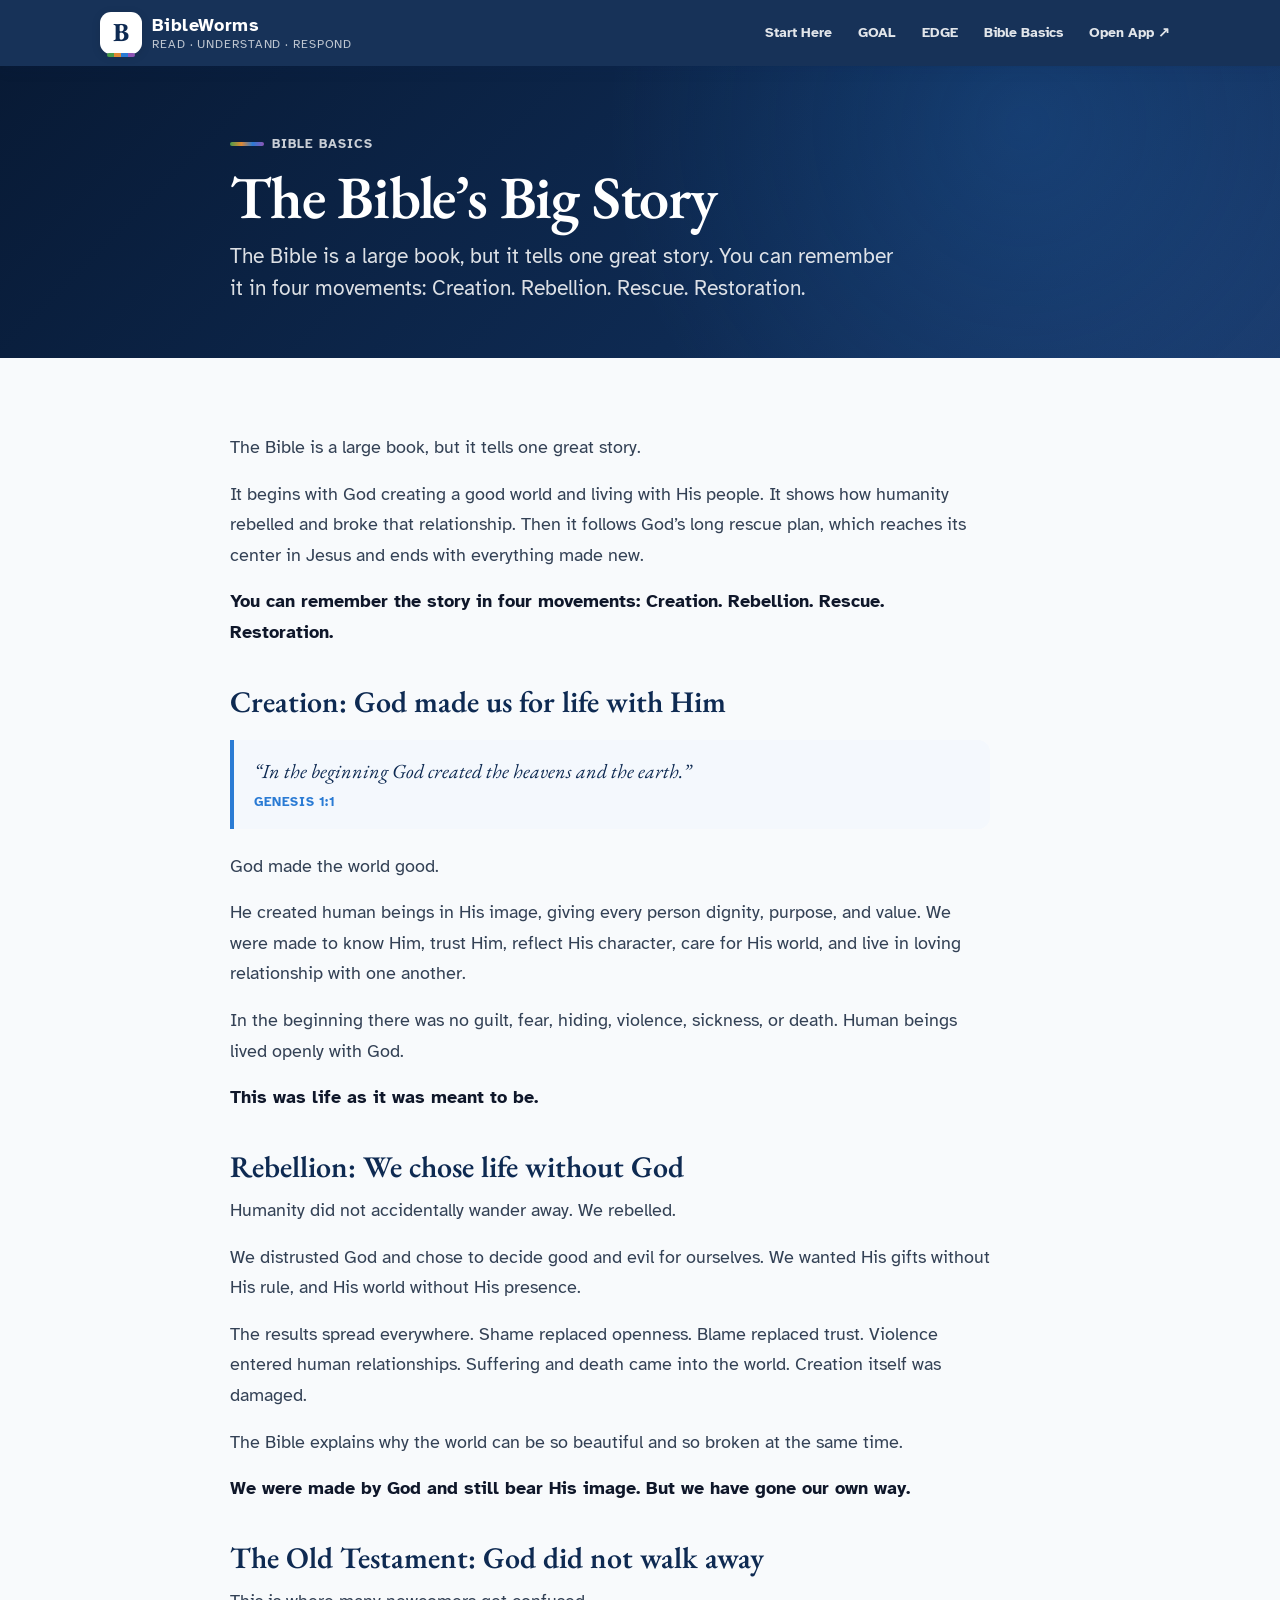
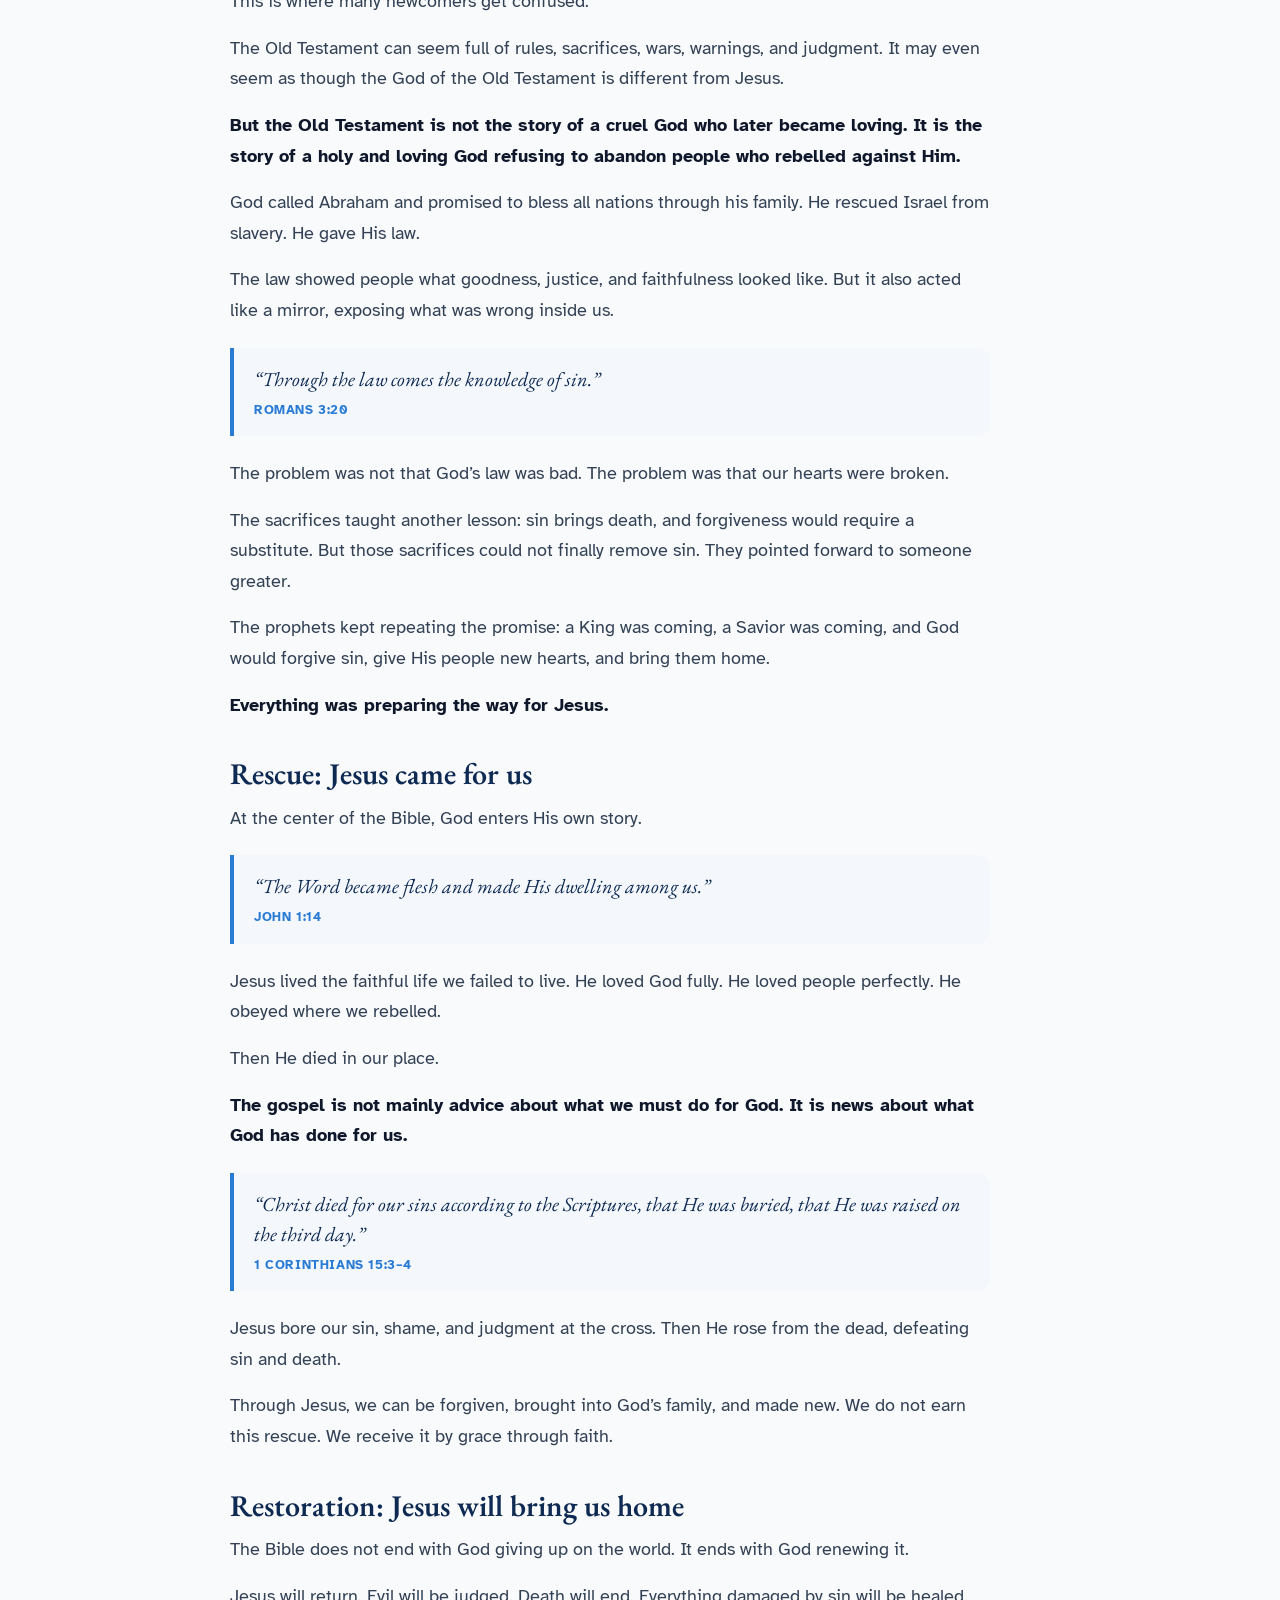
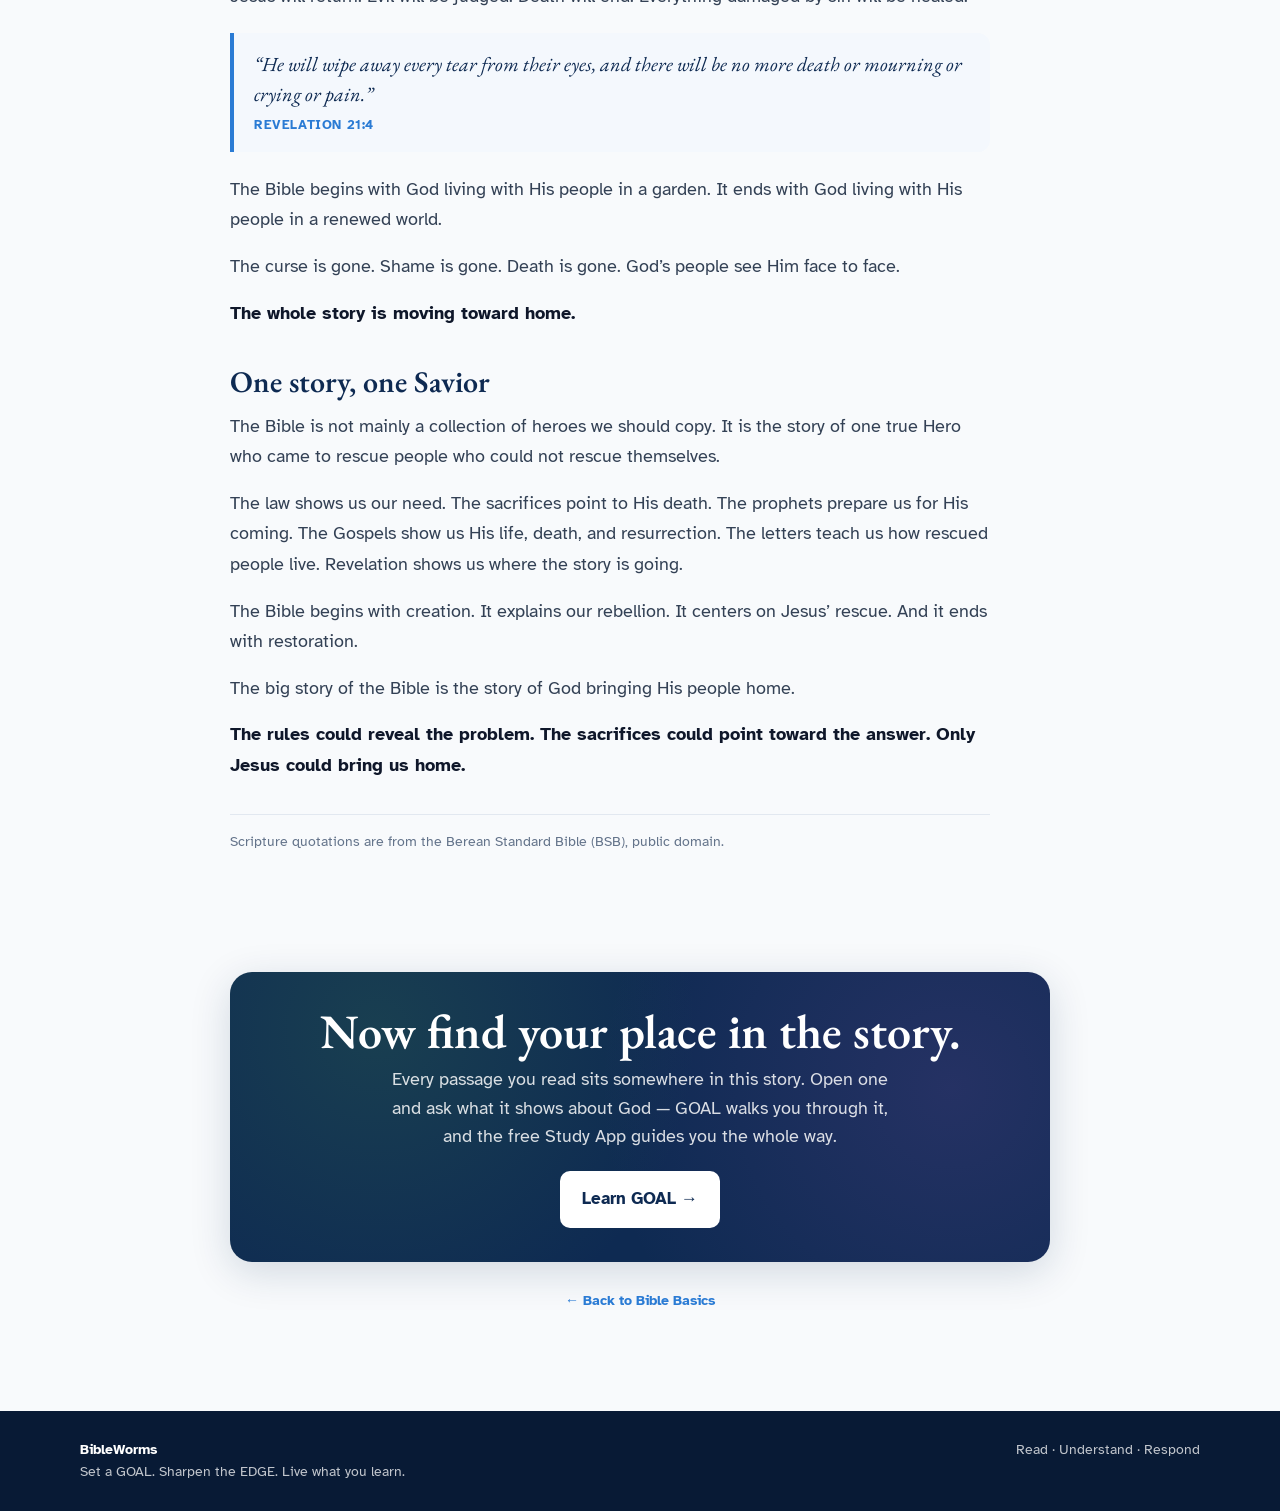
<file: the-bibles-big-story.html>
<!DOCTYPE html>
<html lang="en">
<head>
  <meta charset="UTF-8" />
  <meta name="viewport" content="width=device-width, initial-scale=1, viewport-fit=cover" />
  <meta name="theme-color" content="#0E2A52" />
  <title>The Bible’s Big Story · BibleWorms</title>
  <meta name="description" content="Creation. Rebellion. Rescue. Restoration. The Bible is a large book, but it tells one great story — the story of God bringing His people home." />
  <link rel="preconnect" href="https://fonts.googleapis.com">
  <link rel="preconnect" href="https://fonts.gstatic.com" crossorigin>
  <link href="https://fonts.googleapis.com/css2?family=Atkinson+Hyperlegible:wght@400;700&family=EB+Garamond:ital,wght@0,400;0,500;0,600;0,700;1,400;1,500&display=swap" rel="stylesheet">
  <link rel="icon" href="favicon.ico" sizes="any">
  <link rel="stylesheet" href="styles.css">
</head>
<body>
  <a href="#main" class="skip-link">Skip to content</a>
  <header class="site-header">
    <div class="nav-wrap">
      <a href="index.html" class="brand" aria-label="BibleWorms home">
        <span class="brand-mark">B</span>
        <span class="brand-text">
          <span class="brand-name">BibleWorms</span>
          <span class="brand-tag">Read · Understand · Respond</span>
        </span>
      </a>
      <nav aria-label="Main navigation">
        <a href="index.html#start">Start Here</a>
        <a href="goal.html">GOAL</a>
        <a href="edge.html">EDGE</a>
        <a href="basics.html">Bible Basics</a>
        <a href="https://edge-bible-study.vercel.app/" target="_blank" rel="noopener">Open App ↗</a>
      </nav>
    </div>
  </header>

  <main id="main">
    <section class="page-hero">
      <div class="wrap">
        <div class="eyebrow">Bible basics</div>
        <h1>The Bible’s Big Story</h1>
        <p class="hero-lead">The Bible is a large book, but it tells one great story. You can remember it in four movements: Creation. Rebellion. Rescue. Restoration.</p>
      </div>
    </section>

    <section>
      <div class="wrap prose-wrap">
        <div class="article-body">

          <p>The Bible is a large book, but it tells one great story.</p>

          <p>It begins with God creating a good world and living with His people. It shows how humanity rebelled and broke that relationship. Then it follows God’s long rescue plan, which reaches its center in Jesus and ends with everything made new.</p>

          <p class="emph">You can remember the story in four movements: Creation. Rebellion. Rescue. Restoration.</p>

          <h2>Creation: God made us for life with Him</h2>

          <div class="scripture">
            <p>“In the beginning God created the heavens and the earth.”</p>
            <div class="ref">Genesis 1:1</div>
          </div>

          <p>God made the world good.</p>

          <p>He created human beings in His image, giving every person dignity, purpose, and value. We were made to know Him, trust Him, reflect His character, care for His world, and live in loving relationship with one another.</p>

          <p>In the beginning there was no guilt, fear, hiding, violence, sickness, or death. Human beings lived openly with God.</p>

          <p class="emph">This was life as it was meant to be.</p>

          <h2>Rebellion: We chose life without God</h2>

          <p>Humanity did not accidentally wander away. We rebelled.</p>

          <p>We distrusted God and chose to decide good and evil for ourselves. We wanted His gifts without His rule, and His world without His presence.</p>

          <p>The results spread everywhere. Shame replaced openness. Blame replaced trust. Violence entered human relationships. Suffering and death came into the world. Creation itself was damaged.</p>

          <p>The Bible explains why the world can be so beautiful and so broken at the same time.</p>

          <p class="emph">We were made by God and still bear His image. But we have gone our own way.</p>

          <h2>The Old Testament: God did not walk away</h2>

          <p>This is where many newcomers get confused.</p>

          <p>The Old Testament can seem full of rules, sacrifices, wars, warnings, and judgment. It may even seem as though the God of the Old Testament is different from Jesus.</p>

          <p class="emph">But the Old Testament is not the story of a cruel God who later became loving. It is the story of a holy and loving God refusing to abandon people who rebelled against Him.</p>

          <p>God called Abraham and promised to bless all nations through his family. He rescued Israel from slavery. He gave His law.</p>

          <p>The law showed people what goodness, justice, and faithfulness looked like. But it also acted like a mirror, exposing what was wrong inside us.</p>

          <div class="scripture">
            <p>“Through the law comes the knowledge of sin.”</p>
            <div class="ref">Romans 3:20</div>
          </div>

          <p>The problem was not that God’s law was bad. The problem was that our hearts were broken.</p>

          <p>The sacrifices taught another lesson: sin brings death, and forgiveness would require a substitute. But those sacrifices could not finally remove sin. They pointed forward to someone greater.</p>

          <p>The prophets kept repeating the promise: a King was coming, a Savior was coming, and God would forgive sin, give His people new hearts, and bring them home.</p>

          <p class="emph">Everything was preparing the way for Jesus.</p>

          <h2>Rescue: Jesus came for us</h2>

          <p>At the center of the Bible, God enters His own story.</p>

          <div class="scripture">
            <p>“The Word became flesh and made His dwelling among us.”</p>
            <div class="ref">John 1:14</div>
          </div>

          <p>Jesus lived the faithful life we failed to live. He loved God fully. He loved people perfectly. He obeyed where we rebelled.</p>

          <p>Then He died in our place.</p>

          <p class="emph">The gospel is not mainly advice about what we must do for God. It is news about what God has done for us.</p>

          <div class="scripture">
            <p>“Christ died for our sins according to the Scriptures, that He was buried, that He was raised on the third day.”</p>
            <div class="ref">1 Corinthians 15:3–4</div>
          </div>

          <p>Jesus bore our sin, shame, and judgment at the cross. Then He rose from the dead, defeating sin and death.</p>

          <p>Through Jesus, we can be forgiven, brought into God’s family, and made new. We do not earn this rescue. We receive it by grace through faith.</p>

          <h2>Restoration: Jesus will bring us home</h2>

          <p>The Bible does not end with God giving up on the world. It ends with God renewing it.</p>

          <p>Jesus will return. Evil will be judged. Death will end. Everything damaged by sin will be healed.</p>

          <div class="scripture">
            <p>“He will wipe away every tear from their eyes, and there will be no more death or mourning or crying or pain.”</p>
            <div class="ref">Revelation 21:4</div>
          </div>

          <p>The Bible begins with God living with His people in a garden. It ends with God living with His people in a renewed world.</p>

          <p>The curse is gone. Shame is gone. Death is gone. God’s people see Him face to face.</p>

          <p class="emph">The whole story is moving toward home.</p>

          <h2>One story, one Savior</h2>

          <p>The Bible is not mainly a collection of heroes we should copy. It is the story of one true Hero who came to rescue people who could not rescue themselves.</p>

          <p>The law shows us our need. The sacrifices point to His death. The prophets prepare us for His coming. The Gospels show us His life, death, and resurrection. The letters teach us how rescued people live. Revelation shows us where the story is going.</p>

          <p>The Bible begins with creation. It explains our rebellion. It centers on Jesus’ rescue. And it ends with restoration.</p>

          <p>The big story of the Bible is the story of God bringing His people home.</p>

          <p class="emph">The rules could reveal the problem. The sacrifices could point toward the answer. Only Jesus could bring us home.</p>

          <div class="article-note">
            Scripture quotations are from the Berean Standard Bible (BSB), public domain.
          </div>

        </div>
      </div>
    </section>

    <section class="section-tight">
      <div class="wrap prose-wrap">
        <div class="try-cta">
          <h2>Now find your place in the story.</h2>
          <p>Every passage you read sits somewhere in this story. Open one and ask what it shows about God — GOAL walks you through it, and the free Study App guides you the whole way.</p>
          <a class="btn btn-primary" href="goal.html">Learn GOAL →</a>
        </div>
        <p style="text-align:center; margin-top:22px;">
          <a class="back-top" href="basics.html">← Back to Bible Basics</a>
        </p>
      </div>
    </section>
  </main>

  <footer>
    <div class="footer-wrap">
      <div><strong>BibleWorms</strong><br>Set a GOAL. Sharpen the EDGE. Live what you learn.</div>
      <div>Read · Understand · Respond</div>
    </div>
  </footer>
</body>
</html>
</file>
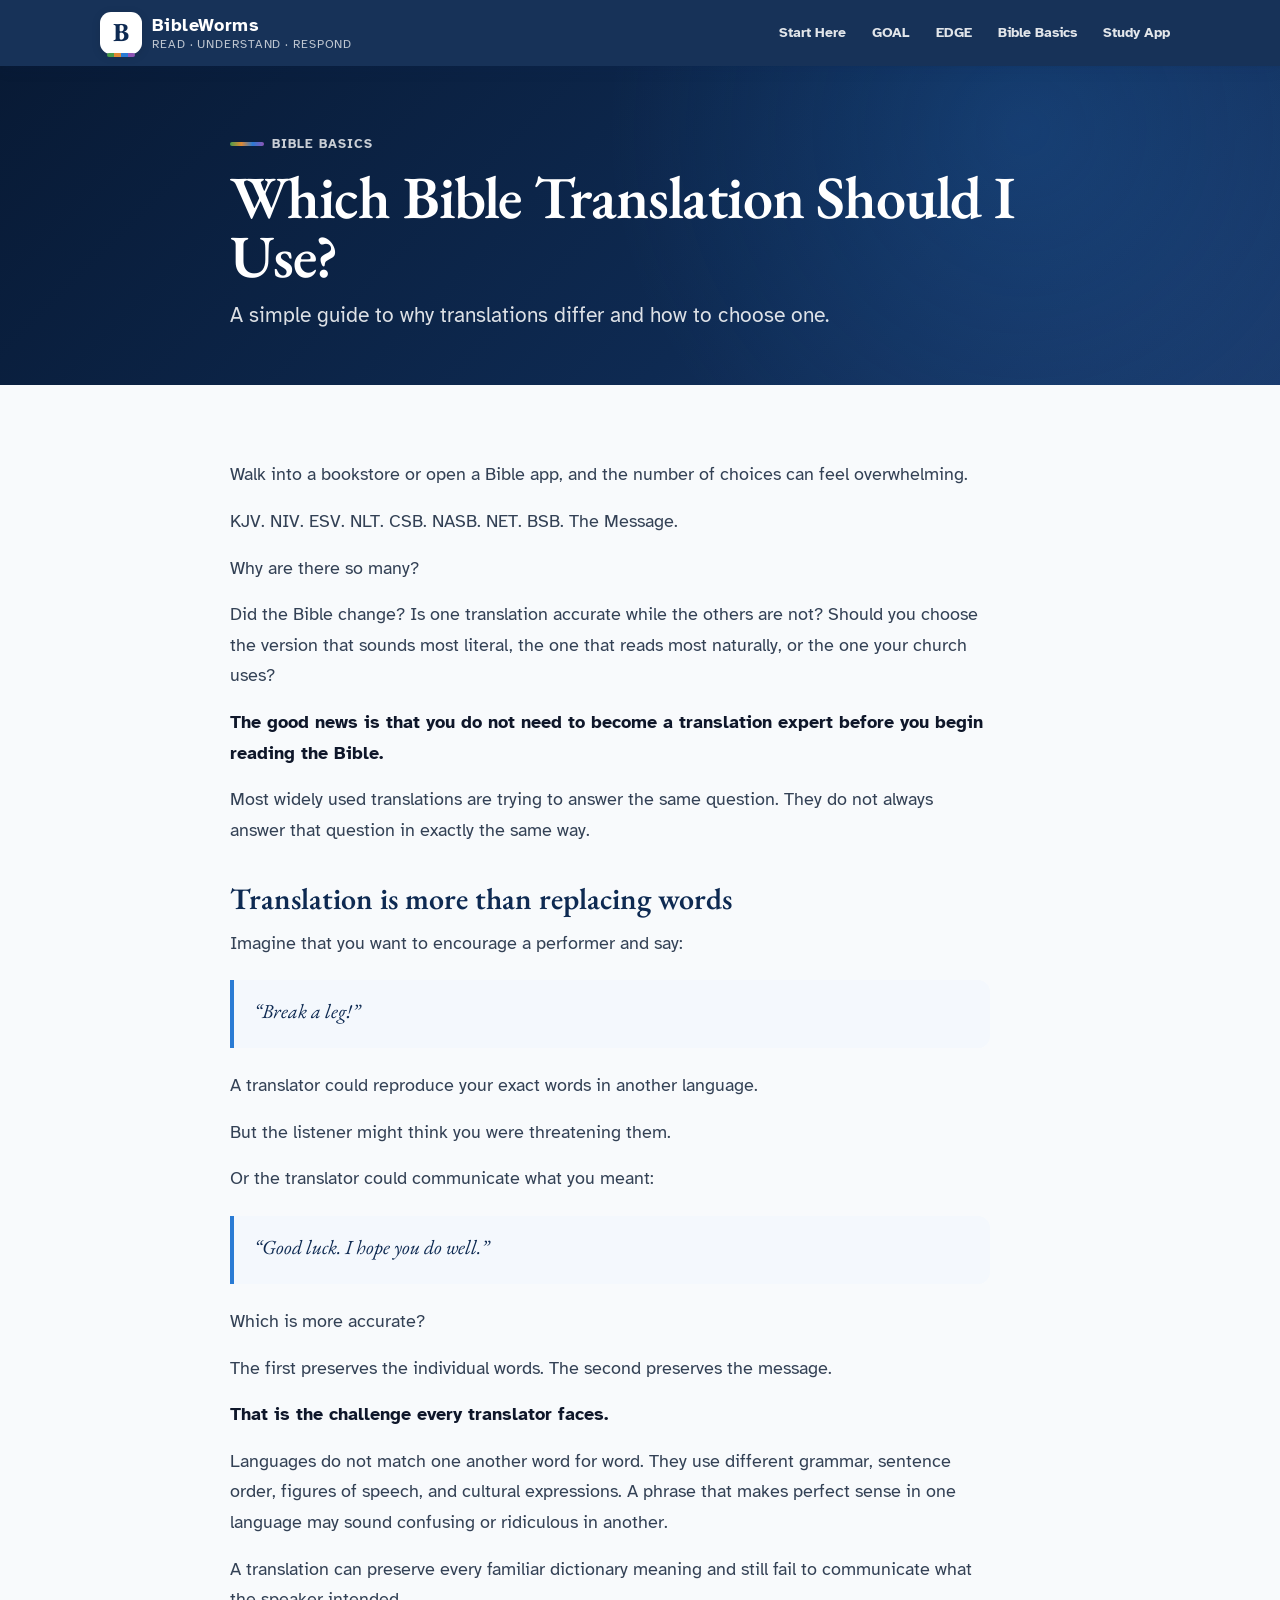
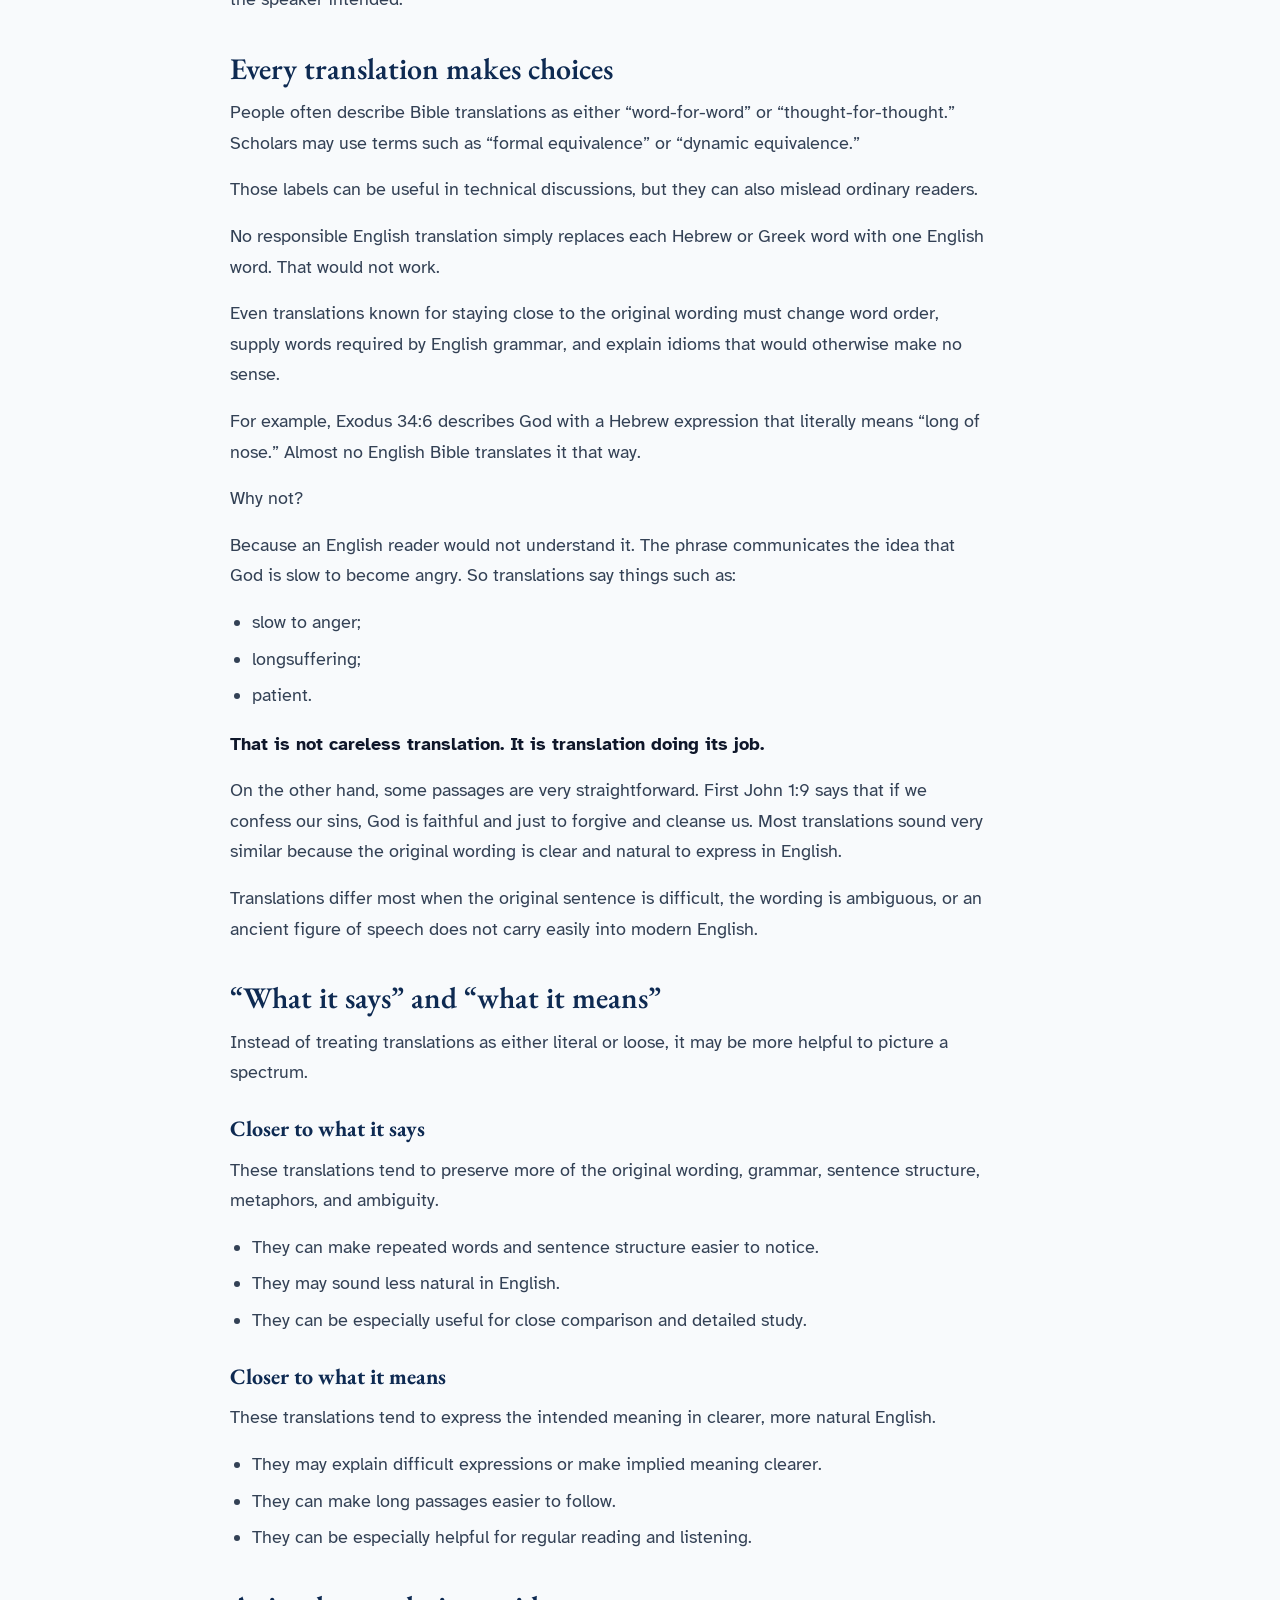
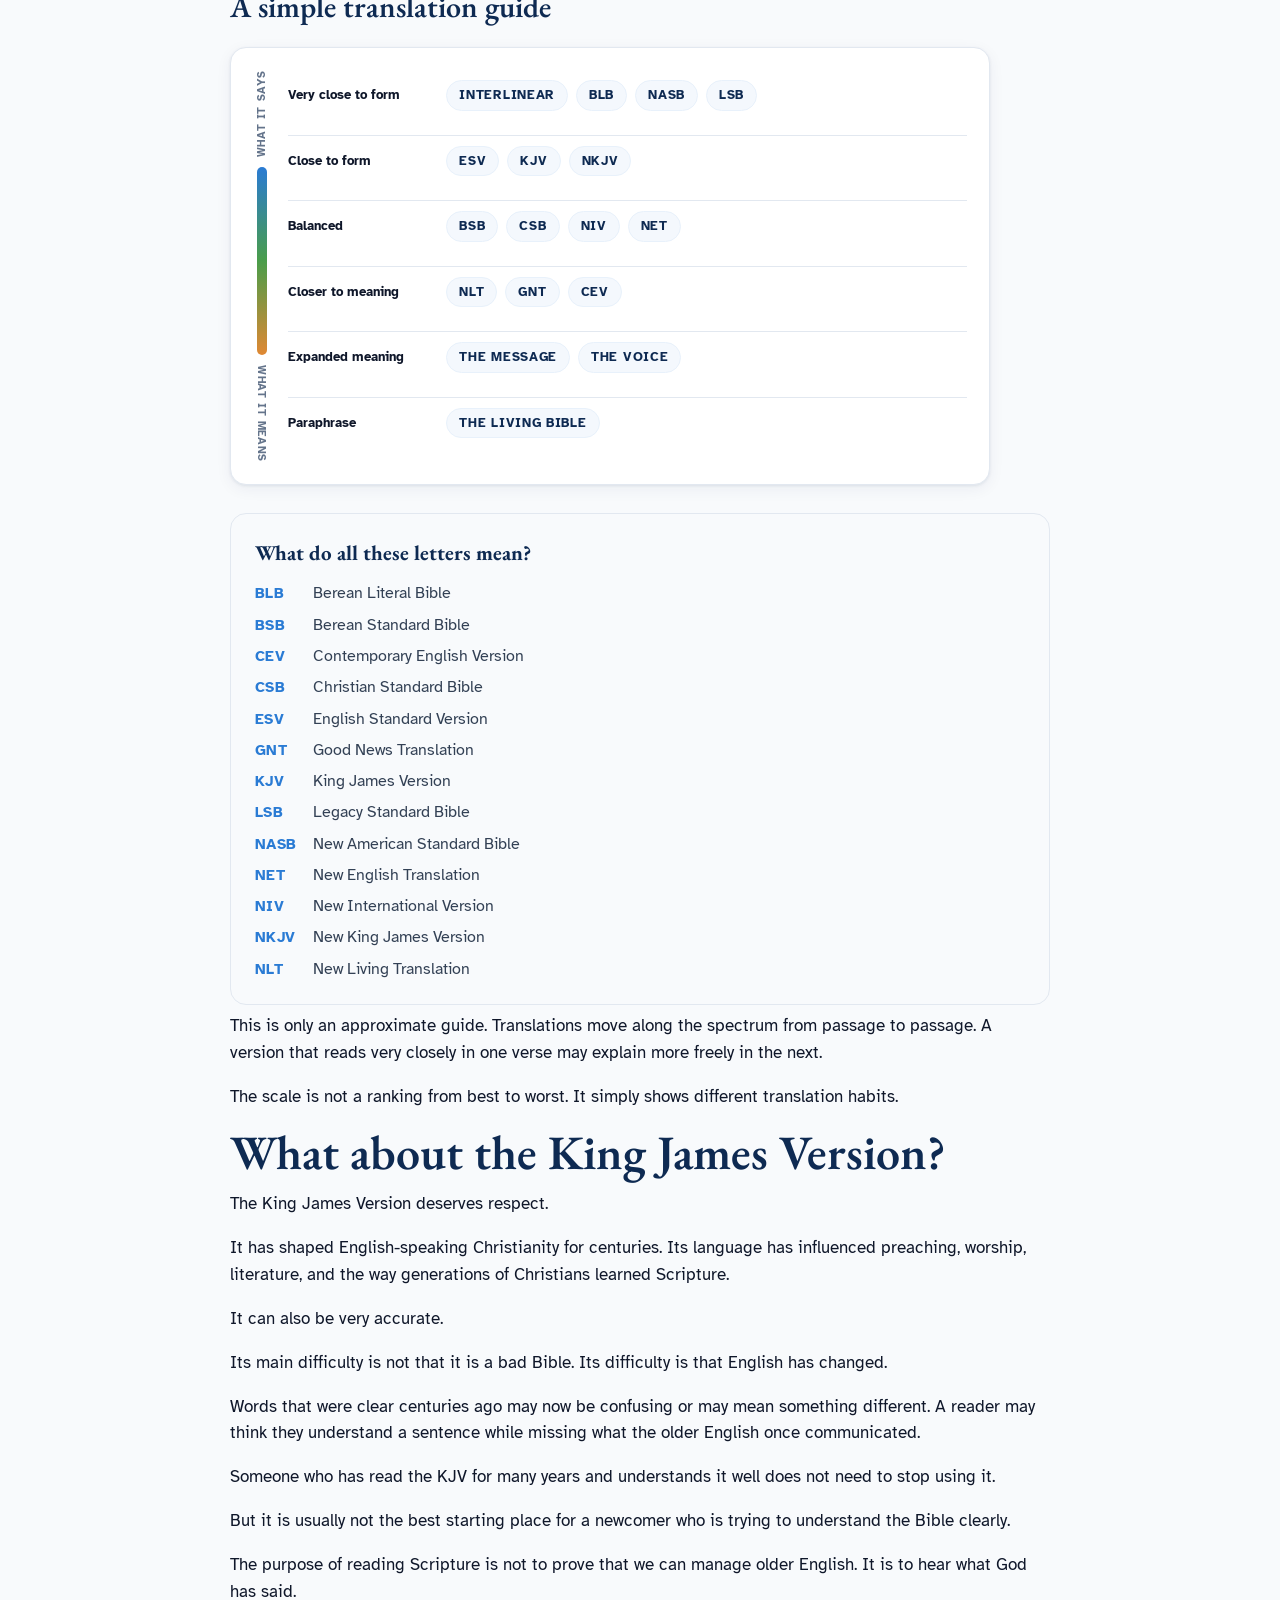
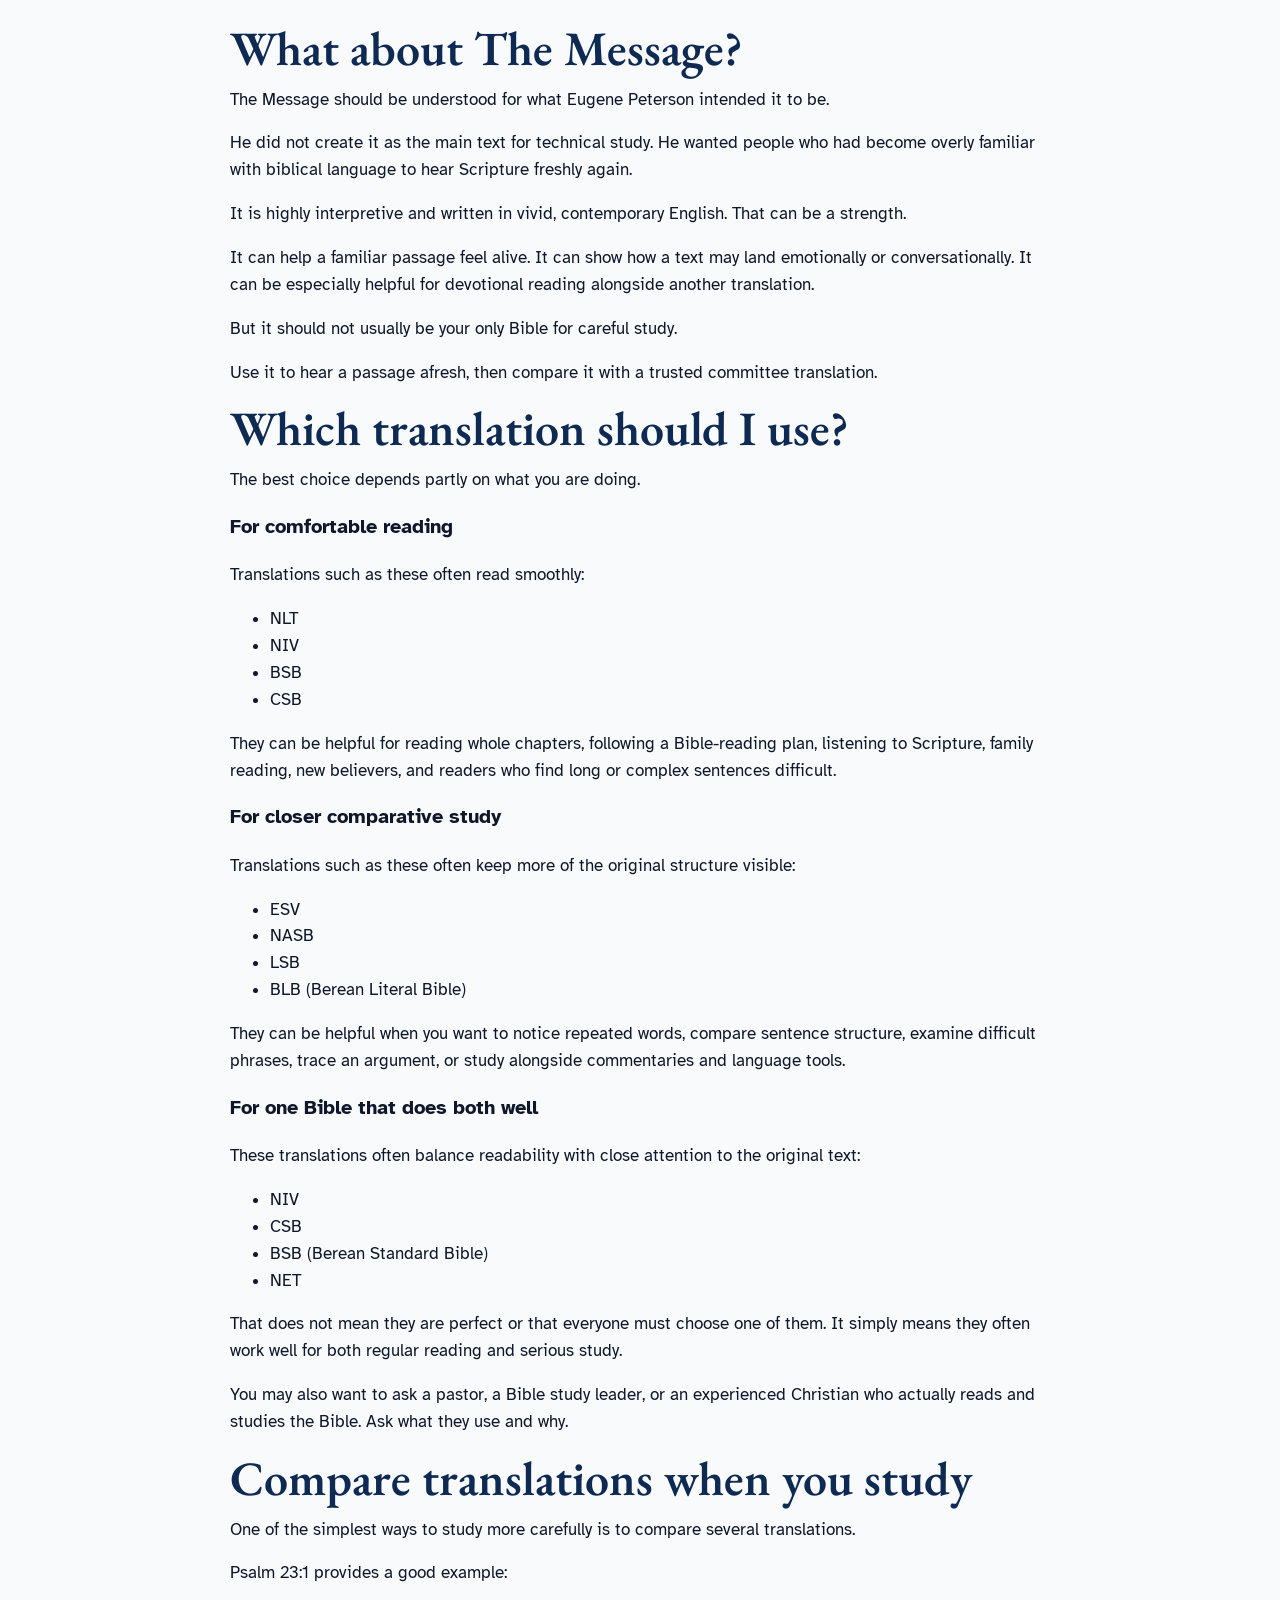
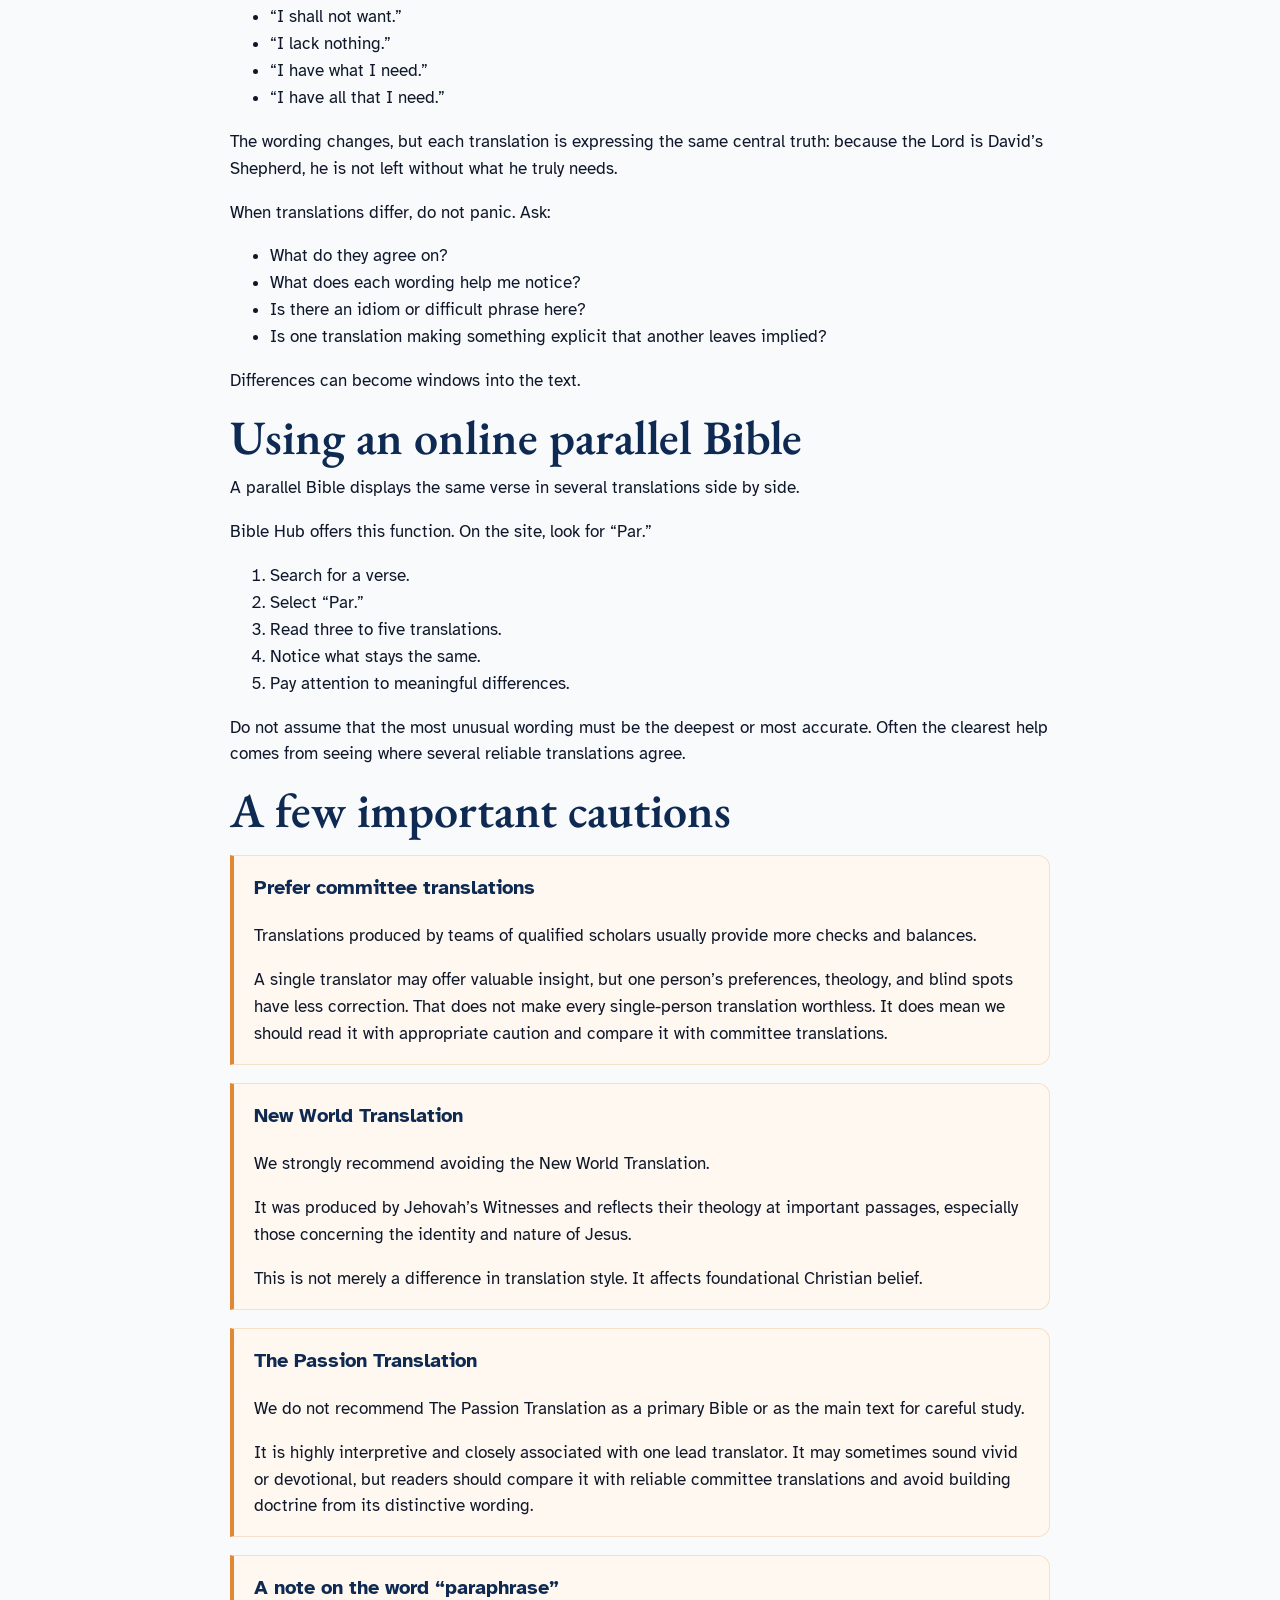
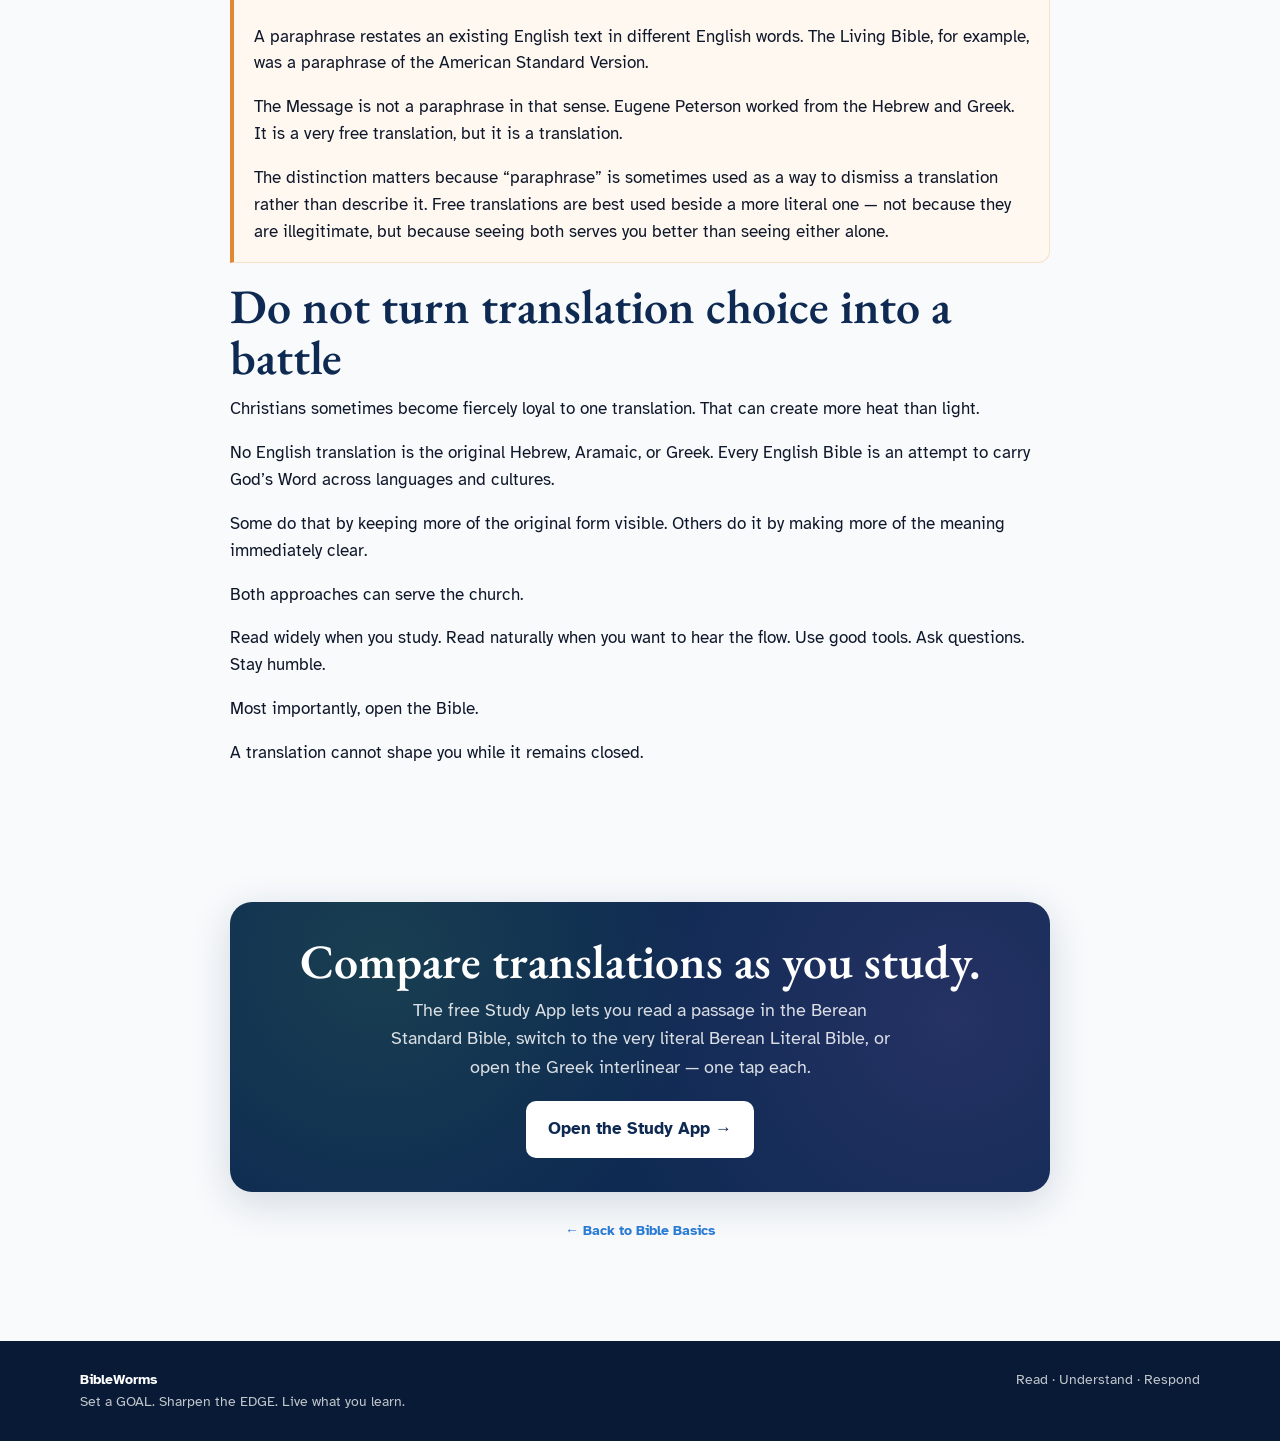
<file: which-translation.html>
<!DOCTYPE html>
<html lang="en">
<head>
  <meta charset="UTF-8" />
  <meta name="viewport" content="width=device-width, initial-scale=1, viewport-fit=cover" />
  <meta name="theme-color" content="#0E2A52" />
  <title>Which Bible Translation Should I Use? · BibleWorms</title>
  <meta name="description" content="A simple guide to why Bible translations differ and how to choose one — for reading, for study, and for everything in between." />
  <link rel="preconnect" href="https://fonts.googleapis.com">
  <link rel="preconnect" href="https://fonts.gstatic.com" crossorigin>
  <link href="https://fonts.googleapis.com/css2?family=Atkinson+Hyperlegible:wght@400;700&family=EB+Garamond:ital,wght@0,400;0,500;0,600;0,700;1,400;1,500&display=swap" rel="stylesheet">
  <link rel="icon" href="favicon.ico" sizes="any">
  <link rel="stylesheet" href="styles.css">
</head>
<body>
  <a href="#main" class="skip-link">Skip to content</a>
  <header class="site-header">
    <div class="nav-wrap">
      <a href="index.html" class="brand" aria-label="BibleWorms home">
        <span class="brand-mark">B</span>
        <span class="brand-text">
          <span class="brand-name">BibleWorms</span>
          <span class="brand-tag">Read · Understand · Respond</span>
        </span>
      </a>
      <nav aria-label="Main navigation">
        <a href="index.html#start">Start Here</a>
        <a href="goal.html">GOAL</a>
        <a href="edge.html">EDGE</a>
        <a href="basics.html">Bible Basics</a>
        <a href="index.html#app">Study App</a>
      </nav>
    </div>
  </header>

  <main id="main">
    <section class="page-hero">
      <div class="wrap">
        <div class="eyebrow">Bible basics</div>
        <h1>Which Bible Translation Should I Use?</h1>
        <p class="hero-lead">A simple guide to why translations differ and how to choose one.</p>
      </div>
    </section>

    <section>
      <div class="wrap prose-wrap">
        <div class="article-body">

          <p>Walk into a bookstore or open a Bible app, and the number of choices can feel overwhelming.</p>

          <p>KJV. NIV. ESV. NLT. CSB. NASB. NET. BSB. The Message.</p>

          <p>Why are there so many?</p>

          <p>Did the Bible change? Is one translation accurate while the others are not? Should you choose the version that sounds most literal, the one that reads most naturally, or the one your church uses?</p>

          <p class="emph">The good news is that you do not need to become a translation expert before you begin reading the Bible.</p>

          <p>Most widely used translations are trying to answer the same question. They do not always answer that question in exactly the same way.</p>

          <h2>Translation is more than replacing words</h2>

          <p>Imagine that you want to encourage a performer and say:</p>

          <div class="scripture">
            <p>“Break a leg!”</p>
          </div>

          <p>A translator could reproduce your exact words in another language.</p>

          <p>But the listener might think you were threatening them.</p>

          <p>Or the translator could communicate what you meant:</p>

          <div class="scripture">
            <p>“Good luck. I hope you do well.”</p>
          </div>

          <p>Which is more accurate?</p>

          <p>The first preserves the individual words. The second preserves the message.</p>

          <p class="emph">That is the challenge every translator faces.</p>

          <p>Languages do not match one another word for word. They use different grammar, sentence order, figures of speech, and cultural expressions. A phrase that makes perfect sense in one language may sound confusing or ridiculous in another.</p>

          <p>A translation can preserve every familiar dictionary meaning and still fail to communicate what the speaker intended.</p>

          <h2>Every translation makes choices</h2>

          <p>People often describe Bible translations as either “word-for-word” or “thought-for-thought.” Scholars may use terms such as “formal equivalence” or “dynamic equivalence.”</p>

          <p>Those labels can be useful in technical discussions, but they can also mislead ordinary readers.</p>

          <p>No responsible English translation simply replaces each Hebrew or Greek word with one English word. That would not work.</p>

          <p>Even translations known for staying close to the original wording must change word order, supply words required by English grammar, and explain idioms that would otherwise make no sense.</p>

          <p>For example, Exodus 34:6 describes God with a Hebrew expression that literally means “long of nose.” Almost no English Bible translates it that way.</p>

          <p>Why not?</p>

          <p>Because an English reader would not understand it. The phrase communicates the idea that God is slow to become angry. So translations say things such as:</p>

          <ul>
            <li>slow to anger;</li>
            <li>longsuffering;</li>
            <li>patient.</li>
          </ul>

          <p class="emph">That is not careless translation. It is translation doing its job.</p>

          <p>On the other hand, some passages are very straightforward. First John 1:9 says that if we confess our sins, God is faithful and just to forgive and cleanse us. Most translations sound very similar because the original wording is clear and natural to express in English.</p>

          <p>Translations differ most when the original sentence is difficult, the wording is ambiguous, or an ancient figure of speech does not carry easily into modern English.</p>

          <h2>“What it says” and “what it means”</h2>

          <p>Instead of treating translations as either literal or loose, it may be more helpful to picture a spectrum.</p>

          <h3>Closer to what it says</h3>

          <p>These translations tend to preserve more of the original wording, grammar, sentence structure, metaphors, and ambiguity.</p>

          <ul>
            <li>They can make repeated words and sentence structure easier to notice.</li>
            <li>They may sound less natural in English.</li>
            <li>They can be especially useful for close comparison and detailed study.</li>
          </ul>

          <h3>Closer to what it means</h3>

          <p>These translations tend to express the intended meaning in clearer, more natural English.</p>

          <ul>
            <li>They may explain difficult expressions or make implied meaning clearer.</li>
            <li>They can make long passages easier to follow.</li>
            <li>They can be especially helpful for regular reading and listening.</li>
          </ul>

          <h2>A simple translation guide</h2>

          <div class="spectrum-v">
            <div class="spectrum-axis">
              <span class="axis-end top">What it says</span>
              <div class="axis-bar"></div>
              <span class="axis-end">What it means</span>
            </div>
            <div class="spectrum-rows">
              <div class="spectrum-row">
                <span class="sr-label">Very close to form</span>
                <span class="pill">Interlinear</span>
                <span class="pill">BLB</span>
                <span class="pill">NASB</span>
                <span class="pill">LSB</span>
              </div>
              <div class="spectrum-row">
                <span class="sr-label">Close to form</span>
                <span class="pill">ESV</span>
                <span class="pill">KJV</span>
                <span class="pill">NKJV</span>
              </div>
              <div class="spectrum-row">
                <span class="sr-label">Balanced</span>
                <span class="pill">BSB</span>
                <span class="pill">CSB</span>
                <span class="pill">NIV</span>
                <span class="pill">NET</span>
              </div>
              <div class="spectrum-row">
                <span class="sr-label">Closer to meaning</span>
                <span class="pill">NLT</span>
                <span class="pill">GNT</span>
                <span class="pill">CEV</span>
              </div>
              <div class="spectrum-row">
                <span class="sr-label">Expanded meaning</span>
                <span class="pill">The Message</span>
                <span class="pill">The Voice</span>
              </div>
              <div class="spectrum-row">
                <span class="sr-label">Paraphrase</span>
                <span class="pill">The Living Bible</span>
              </div>
            </div>
          </div>
          </div>


          <div class="glossary">
            <h3>What do all these letters mean?</h3>
            <dl>
              <dt>BLB</dt><dd>Berean Literal Bible</dd>
              <dt>BSB</dt><dd>Berean Standard Bible</dd>
              <dt>CEV</dt><dd>Contemporary English Version</dd>
              <dt>CSB</dt><dd>Christian Standard Bible</dd>
              <dt>ESV</dt><dd>English Standard Version</dd>
              <dt>GNT</dt><dd>Good News Translation</dd>
              <dt>KJV</dt><dd>King James Version</dd>
              <dt>LSB</dt><dd>Legacy Standard Bible</dd>
              <dt>NASB</dt><dd>New American Standard Bible</dd>
              <dt>NET</dt><dd>New English Translation</dd>
              <dt>NIV</dt><dd>New International Version</dd>
              <dt>NKJV</dt><dd>New King James Version</dd>
              <dt>NLT</dt><dd>New Living Translation</dd>
            </dl>
          </div>

          <p>This is only an approximate guide. Translations move along the spectrum from passage to passage. A version that reads very closely in one verse may explain more freely in the next.</p>

          <p class="emph">The scale is not a ranking from best to worst. It simply shows different translation habits.</p>

          <h2>What about the King James Version?</h2>

          <p>The King James Version deserves respect.</p>

          <p>It has shaped English-speaking Christianity for centuries. Its language has influenced preaching, worship, literature, and the way generations of Christians learned Scripture.</p>

          <p>It can also be very accurate.</p>

          <p>Its main difficulty is not that it is a bad Bible. Its difficulty is that English has changed.</p>

          <p>Words that were clear centuries ago may now be confusing or may mean something different. A reader may think they understand a sentence while missing what the older English once communicated.</p>

          <p>Someone who has read the KJV for many years and understands it well does not need to stop using it.</p>

          <p>But it is usually not the best starting place for a newcomer who is trying to understand the Bible clearly.</p>

          <p class="emph">The purpose of reading Scripture is not to prove that we can manage older English. It is to hear what God has said.</p>

          <h2>What about The Message?</h2>

          <p>The Message should be understood for what Eugene Peterson intended it to be.</p>

          <p>He did not create it as the main text for technical study. He wanted people who had become overly familiar with biblical language to hear Scripture freshly again.</p>

          <p>It is highly interpretive and written in vivid, contemporary English. That can be a strength.</p>

          <p>It can help a familiar passage feel alive. It can show how a text may land emotionally or conversationally. It can be especially helpful for devotional reading alongside another translation.</p>

          <p>But it should not usually be your only Bible for careful study.</p>

          <p>Use it to hear a passage afresh, then compare it with a trusted committee translation.</p>

          <h2>Which translation should I use?</h2>

          <p>The best choice depends partly on what you are doing.</p>

          <h3>For comfortable reading</h3>

          <p>Translations such as these often read smoothly:</p>

          <ul>
            <li>NLT</li>
            <li>NIV</li>
            <li>BSB</li>
            <li>CSB</li>
          </ul>

          <p>They can be helpful for reading whole chapters, following a Bible-reading plan, listening to Scripture, family reading, new believers, and readers who find long or complex sentences difficult.</p>

          <h3>For closer comparative study</h3>

          <p>Translations such as these often keep more of the original structure visible:</p>

          <ul>
            <li>ESV</li>
            <li>NASB</li>
            <li>LSB</li>
            <li>BLB (Berean Literal Bible)</li>
          </ul>

          <p>They can be helpful when you want to notice repeated words, compare sentence structure, examine difficult phrases, trace an argument, or study alongside commentaries and language tools.</p>

          <h3>For one Bible that does both well</h3>

          <p>These translations often balance readability with close attention to the original text:</p>

          <ul>
            <li>NIV</li>
            <li>CSB</li>
            <li>BSB (Berean Standard Bible)</li>
            <li>NET</li>
          </ul>

          <p>That does not mean they are perfect or that everyone must choose one of them. It simply means they often work well for both regular reading and serious study.</p>

          <p>You may also want to ask a pastor, a Bible study leader, or an experienced Christian who actually reads and studies the Bible. Ask what they use and why.</p>

          <h2>Compare translations when you study</h2>

          <p>One of the simplest ways to study more carefully is to compare several translations.</p>

          <p>Psalm 23:1 provides a good example:</p>

          <ul>
            <li>“I shall not want.”</li>
            <li>“I lack nothing.”</li>
            <li>“I have what I need.”</li>
            <li>“I have all that I need.”</li>
          </ul>

          <p>The wording changes, but each translation is expressing the same central truth: because the Lord is David’s Shepherd, he is not left without what he truly needs.</p>

          <p>When translations differ, do not panic. Ask:</p>

          <ul>
            <li>What do they agree on?</li>
            <li>What does each wording help me notice?</li>
            <li>Is there an idiom or difficult phrase here?</li>
            <li>Is one translation making something explicit that another leaves implied?</li>
          </ul>

          <p class="emph">Differences can become windows into the text.</p>

          <h2>Using an online parallel Bible</h2>

          <p>A parallel Bible displays the same verse in several translations side by side.</p>

          <p>Bible Hub offers this function. On the site, look for “Par.”</p>

          <ol>
            <li>Search for a verse.</li>
            <li>Select “Par.”</li>
            <li>Read three to five translations.</li>
            <li>Notice what stays the same.</li>
            <li>Pay attention to meaningful differences.</li>
          </ol>

          <p>Do not assume that the most unusual wording must be the deepest or most accurate. Often the clearest help comes from seeing where several reliable translations agree.</p>

          <h2>A few important cautions</h2>

          <div class="caution">
            <h3>Prefer committee translations</h3>
            <p>Translations produced by teams of qualified scholars usually provide more checks and balances.</p>
            <p>A single translator may offer valuable insight, but one person’s preferences, theology, and blind spots have less correction. That does not make every single-person translation worthless. It does mean we should read it with appropriate caution and compare it with committee translations.</p>
          </div>

          <div class="caution">
            <h3>New World Translation</h3>
            <p>We strongly recommend avoiding the New World Translation.</p>
            <p>It was produced by Jehovah’s Witnesses and reflects their theology at important passages, especially those concerning the identity and nature of Jesus.</p>
            <p>This is not merely a difference in translation style. It affects foundational Christian belief.</p>
          </div>

          <div class="caution">
            <h3>The Passion Translation</h3>
            <p>We do not recommend The Passion Translation as a primary Bible or as the main text for careful study.</p>
            <p>It is highly interpretive and closely associated with one lead translator. It may sometimes sound vivid or devotional, but readers should compare it with reliable committee translations and avoid building doctrine from its distinctive wording.</p>
          </div>

          <div class="caution">
            <h3>A note on the word “paraphrase”</h3>
            <p>A paraphrase restates an existing English text in different English words. The Living Bible, for example, was a paraphrase of the American Standard Version.</p>
            <p>The Message is not a paraphrase in that sense. Eugene Peterson worked from the Hebrew and Greek. It is a very free translation, but it is a translation.</p>
            <p>The distinction matters because “paraphrase” is sometimes used as a way to dismiss a translation rather than describe it. Free translations are best used beside a more literal one — not because they are illegitimate, but because seeing both serves you better than seeing either alone.</p>
          </div>

          <h2>Do not turn translation choice into a battle</h2>

          <p>Christians sometimes become fiercely loyal to one translation. That can create more heat than light.</p>

          <p>No English translation is the original Hebrew, Aramaic, or Greek. Every English Bible is an attempt to carry God’s Word across languages and cultures.</p>

          <p>Some do that by keeping more of the original form visible. Others do it by making more of the meaning immediately clear.</p>

          <p>Both approaches can serve the church.</p>

          <p>Read widely when you study. Read naturally when you want to hear the flow. Use good tools. Ask questions. Stay humble.</p>

          <p>Most importantly, open the Bible.</p>

          <p class="emph">A translation cannot shape you while it remains closed.</p>

        </div>
      </div>
    </section>

    <section class="section-tight">
      <div class="wrap prose-wrap">
        <div class="try-cta">
          <h2>Compare translations as you study.</h2>
          <p>The free Study App lets you read a passage in the Berean Standard Bible, switch to the very literal Berean Literal Bible, or open the Greek interlinear — one tap each.</p>
          <a class="btn btn-primary" href="https://edge-bible-study.vercel.app/" target="_blank" rel="noopener">Open the Study App →</a>
        </div>
        <p style="text-align:center; margin-top:22px;">
          <a class="back-top" href="basics.html">← Back to Bible Basics</a>
        </p>
      </div>
    </section>
  </main>

  <footer>
    <div class="footer-wrap">
      <div><strong>BibleWorms</strong><br>Set a GOAL. Sharpen the EDGE. Live what you learn.</div>
      <div>Read · Understand · Respond</div>
    </div>
  </footer>
</body>
</html>
</file>
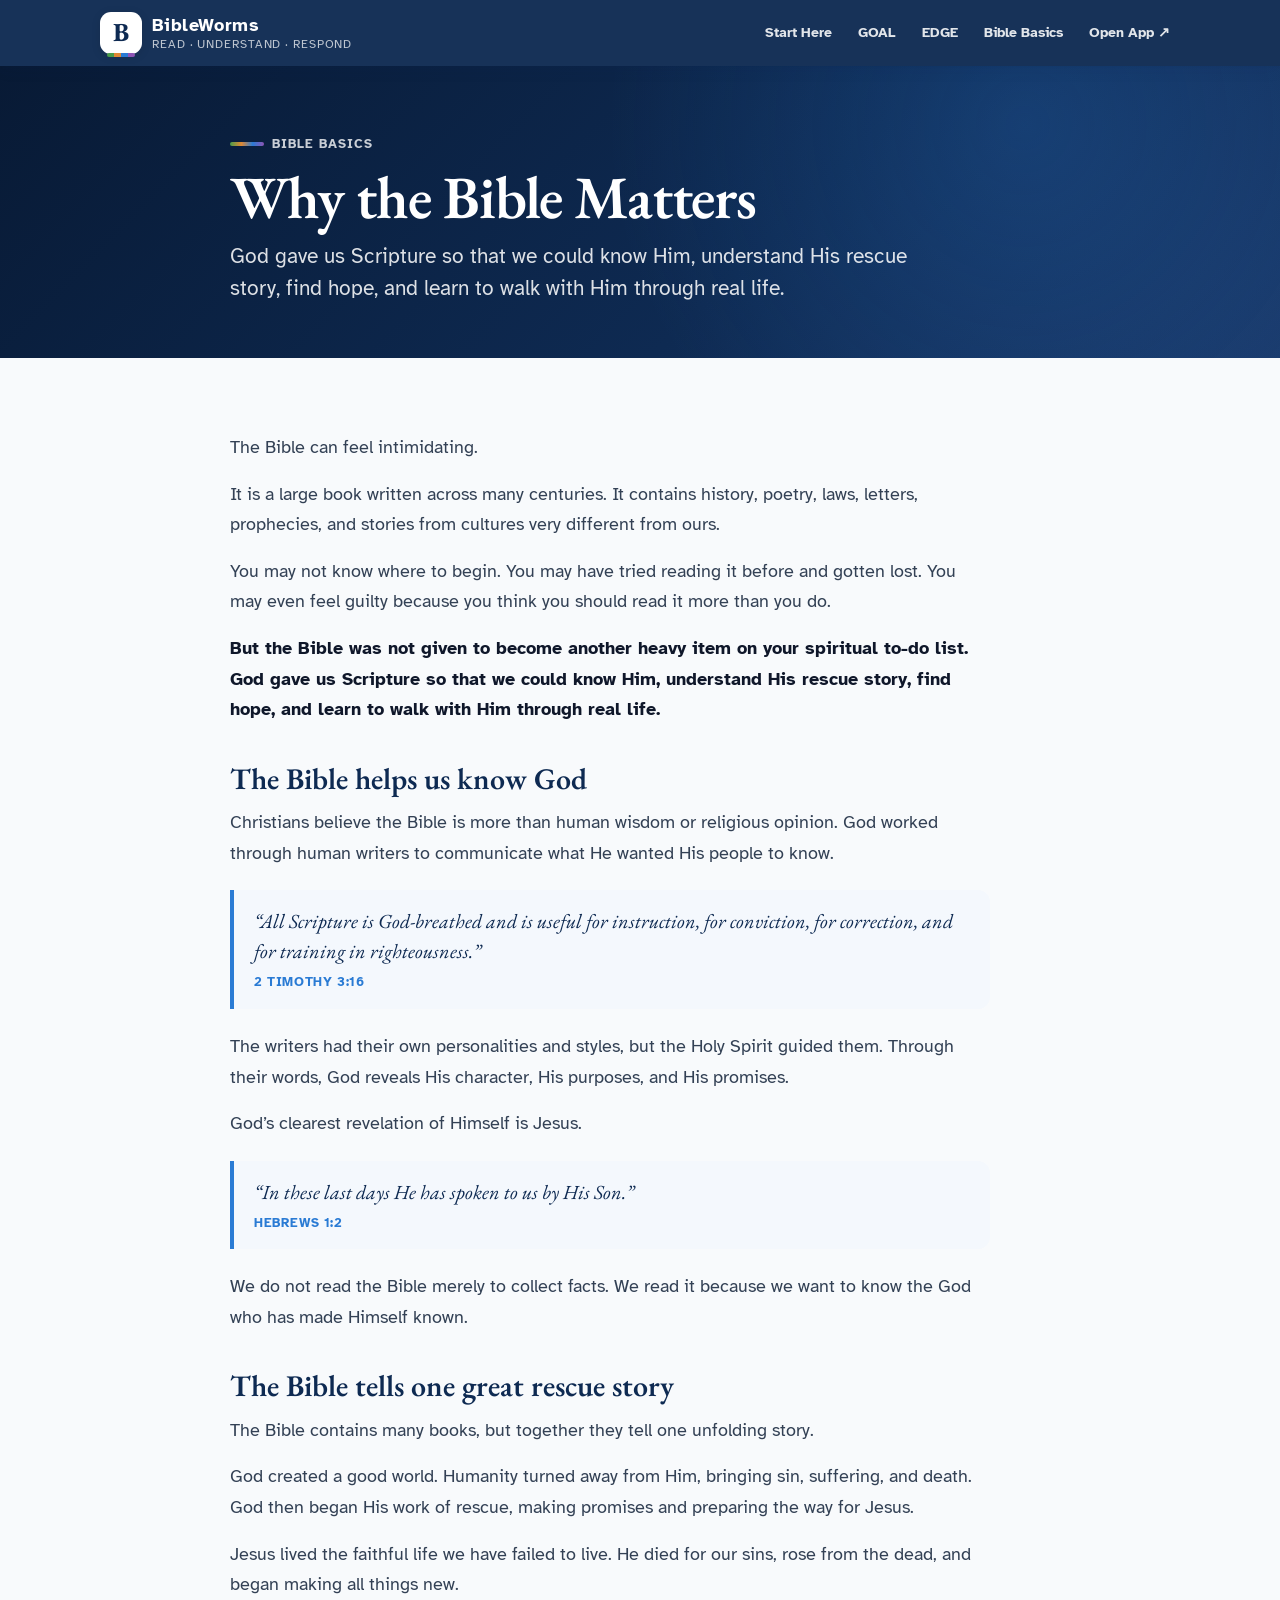
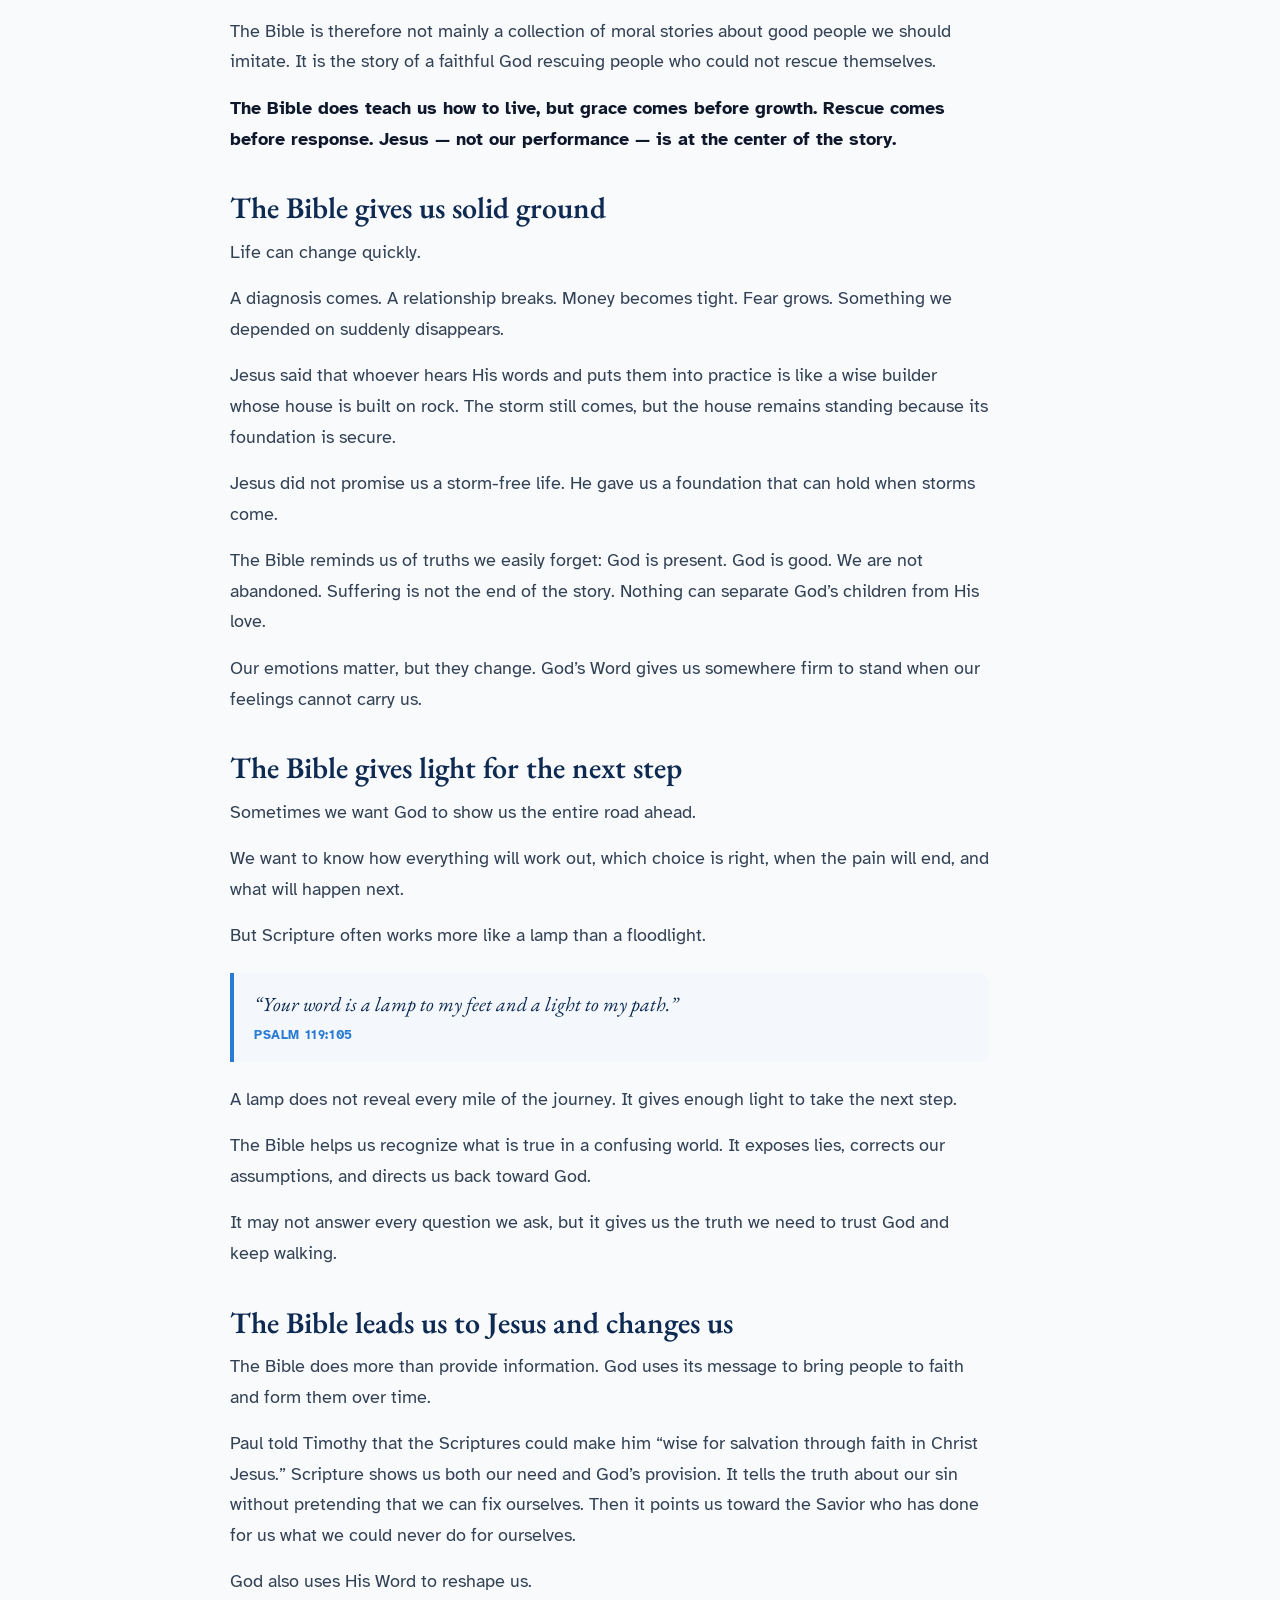
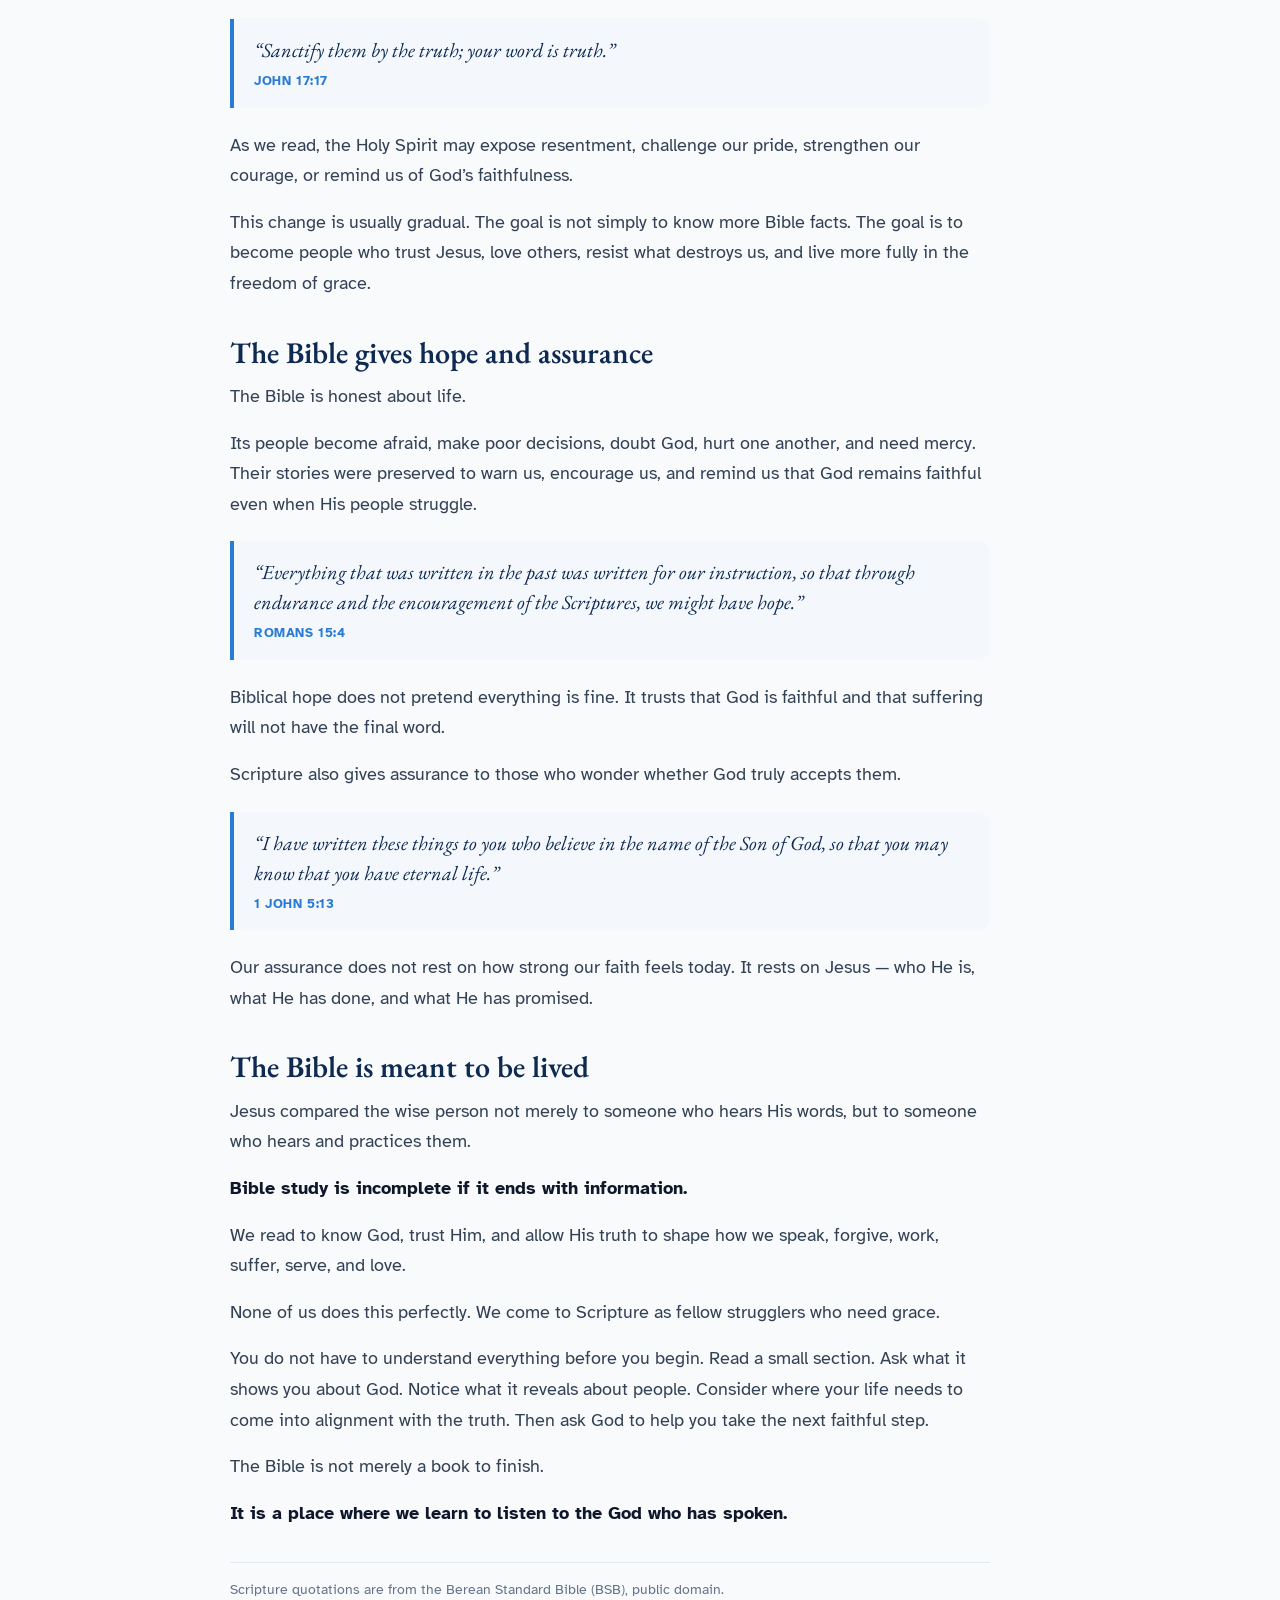
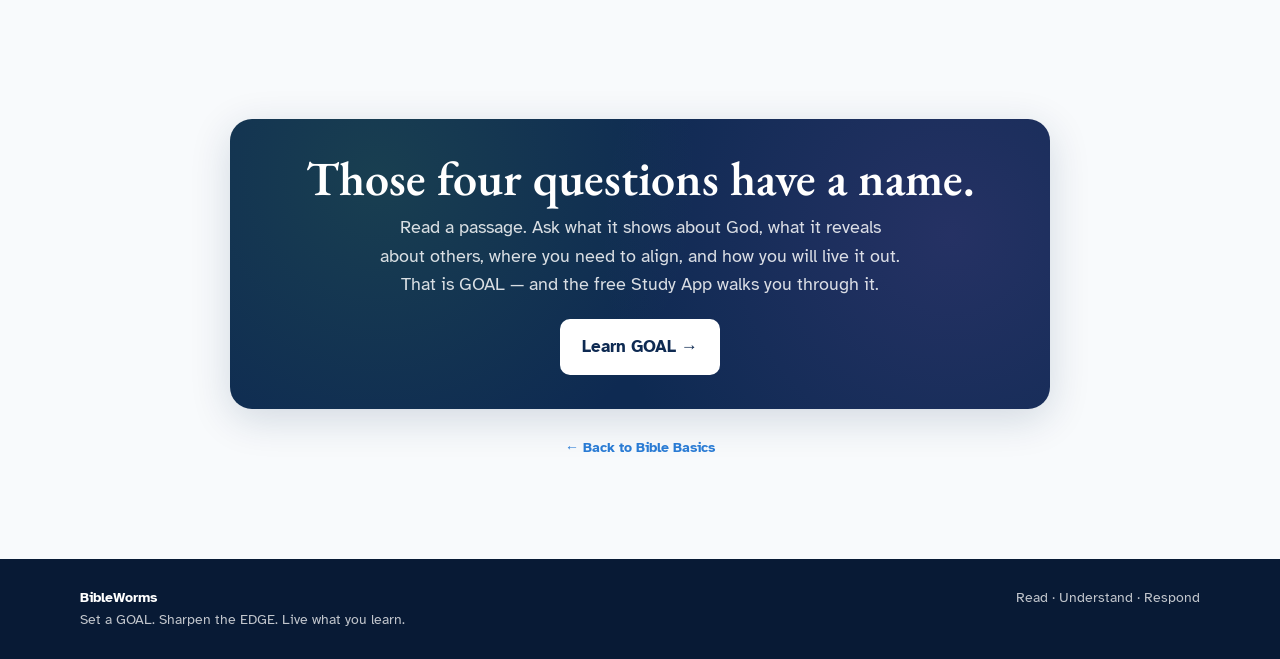
<file: why-the-bible-matters.html>
<!DOCTYPE html>
<html lang="en">
<head>
  <meta charset="UTF-8" />
  <meta name="viewport" content="width=device-width, initial-scale=1, viewport-fit=cover" />
  <meta name="theme-color" content="#0E2A52" />
  <title>Why the Bible Matters · BibleWorms</title>
  <meta name="description" content="The Bible was not given to become another item on your spiritual to-do list. God gave us Scripture so we could know Him, hear His rescue story, and find hope." />
  <link rel="preconnect" href="https://fonts.googleapis.com">
  <link rel="preconnect" href="https://fonts.gstatic.com" crossorigin>
  <link href="https://fonts.googleapis.com/css2?family=Atkinson+Hyperlegible:wght@400;700&family=EB+Garamond:ital,wght@0,400;0,500;0,600;0,700;1,400;1,500&display=swap" rel="stylesheet">
  <link rel="icon" href="favicon.ico" sizes="any">
  <link rel="stylesheet" href="styles.css">
</head>
<body>
  <a href="#main" class="skip-link">Skip to content</a>
  <header class="site-header">
    <div class="nav-wrap">
      <a href="index.html" class="brand" aria-label="BibleWorms home">
        <span class="brand-mark">B</span>
        <span class="brand-text">
          <span class="brand-name">BibleWorms</span>
          <span class="brand-tag">Read · Understand · Respond</span>
        </span>
      </a>
      <nav aria-label="Main navigation">
        <a href="index.html#start">Start Here</a>
        <a href="goal.html">GOAL</a>
        <a href="edge.html">EDGE</a>
        <a href="basics.html">Bible Basics</a>
        <a href="https://edge-bible-study.vercel.app/" target="_blank" rel="noopener">Open App ↗</a>
      </nav>
    </div>
  </header>

  <main id="main">
    <section class="page-hero">
      <div class="wrap">
        <div class="eyebrow">Bible basics</div>
        <h1>Why the Bible Matters</h1>
        <p class="hero-lead">God gave us Scripture so that we could know Him, understand His rescue story, find hope, and learn to walk with Him through real life.</p>
      </div>
    </section>

    <section>
      <div class="wrap prose-wrap">
        <div class="article-body">

          <p>The Bible can feel intimidating.</p>

          <p>It is a large book written across many centuries. It contains history, poetry, laws, letters, prophecies, and stories from cultures very different from ours.</p>

          <p>You may not know where to begin. You may have tried reading it before and gotten lost. You may even feel guilty because you think you should read it more than you do.</p>

          <p class="emph">But the Bible was not given to become another heavy item on your spiritual to-do list. God gave us Scripture so that we could know Him, understand His rescue story, find hope, and learn to walk with Him through real life.</p>

          <h2>The Bible helps us know God</h2>

          <p>Christians believe the Bible is more than human wisdom or religious opinion. God worked through human writers to communicate what He wanted His people to know.</p>

          <div class="scripture">
            <p>“All Scripture is God-breathed and is useful for instruction, for conviction, for correction, and for training in righteousness.”</p>
            <div class="ref">2 Timothy 3:16</div>
          </div>

          <p>The writers had their own personalities and styles, but the Holy Spirit guided them. Through their words, God reveals His character, His purposes, and His promises.</p>

          <p>God’s clearest revelation of Himself is Jesus.</p>

          <div class="scripture">
            <p>“In these last days He has spoken to us by His Son.”</p>
            <div class="ref">Hebrews 1:2</div>
          </div>

          <p>We do not read the Bible merely to collect facts. We read it because we want to know the God who has made Himself known.</p>

          <h2>The Bible tells one great rescue story</h2>

          <p>The Bible contains many books, but together they tell one unfolding story.</p>

          <p>God created a good world. Humanity turned away from Him, bringing sin, suffering, and death. God then began His work of rescue, making promises and preparing the way for Jesus.</p>

          <p>Jesus lived the faithful life we have failed to live. He died for our sins, rose from the dead, and began making all things new.</p>

          <p>The Bible is therefore not mainly a collection of moral stories about good people we should imitate. It is the story of a faithful God rescuing people who could not rescue themselves.</p>

          <p class="emph">The Bible does teach us how to live, but grace comes before growth. Rescue comes before response. Jesus — not our performance — is at the center of the story.</p>

          <h2>The Bible gives us solid ground</h2>

          <p>Life can change quickly.</p>

          <p>A diagnosis comes. A relationship breaks. Money becomes tight. Fear grows. Something we depended on suddenly disappears.</p>

          <p>Jesus said that whoever hears His words and puts them into practice is like a wise builder whose house is built on rock. The storm still comes, but the house remains standing because its foundation is secure.</p>

          <p>Jesus did not promise us a storm-free life. He gave us a foundation that can hold when storms come.</p>

          <p>The Bible reminds us of truths we easily forget: God is present. God is good. We are not abandoned. Suffering is not the end of the story. Nothing can separate God’s children from His love.</p>

          <p>Our emotions matter, but they change. God’s Word gives us somewhere firm to stand when our feelings cannot carry us.</p>

          <h2>The Bible gives light for the next step</h2>

          <p>Sometimes we want God to show us the entire road ahead.</p>

          <p>We want to know how everything will work out, which choice is right, when the pain will end, and what will happen next.</p>

          <p>But Scripture often works more like a lamp than a floodlight.</p>

          <div class="scripture">
            <p>“Your word is a lamp to my feet and a light to my path.”</p>
            <div class="ref">Psalm 119:105</div>
          </div>

          <p>A lamp does not reveal every mile of the journey. It gives enough light to take the next step.</p>

          <p>The Bible helps us recognize what is true in a confusing world. It exposes lies, corrects our assumptions, and directs us back toward God.</p>

          <p>It may not answer every question we ask, but it gives us the truth we need to trust God and keep walking.</p>

          <h2>The Bible leads us to Jesus and changes us</h2>

          <p>The Bible does more than provide information. God uses its message to bring people to faith and form them over time.</p>

          <p>Paul told Timothy that the Scriptures could make him “wise for salvation through faith in Christ Jesus.” Scripture shows us both our need and God’s provision. It tells the truth about our sin without pretending that we can fix ourselves. Then it points us toward the Savior who has done for us what we could never do for ourselves.</p>

          <p>God also uses His Word to reshape us.</p>

          <div class="scripture">
            <p>“Sanctify them by the truth; your word is truth.”</p>
            <div class="ref">John 17:17</div>
          </div>

          <p>As we read, the Holy Spirit may expose resentment, challenge our pride, strengthen our courage, or remind us of God’s faithfulness.</p>

          <p>This change is usually gradual. The goal is not simply to know more Bible facts. The goal is to become people who trust Jesus, love others, resist what destroys us, and live more fully in the freedom of grace.</p>

          <h2>The Bible gives hope and assurance</h2>

          <p>The Bible is honest about life.</p>

          <p>Its people become afraid, make poor decisions, doubt God, hurt one another, and need mercy. Their stories were preserved to warn us, encourage us, and remind us that God remains faithful even when His people struggle.</p>

          <div class="scripture">
            <p>“Everything that was written in the past was written for our instruction, so that through endurance and the encouragement of the Scriptures, we might have hope.”</p>
            <div class="ref">Romans 15:4</div>
          </div>

          <p>Biblical hope does not pretend everything is fine. It trusts that God is faithful and that suffering will not have the final word.</p>

          <p>Scripture also gives assurance to those who wonder whether God truly accepts them.</p>

          <div class="scripture">
            <p>“I have written these things to you who believe in the name of the Son of God, so that you may know that you have eternal life.”</p>
            <div class="ref">1 John 5:13</div>
          </div>

          <p>Our assurance does not rest on how strong our faith feels today. It rests on Jesus — who He is, what He has done, and what He has promised.</p>

          <h2>The Bible is meant to be lived</h2>

          <p>Jesus compared the wise person not merely to someone who hears His words, but to someone who hears and practices them.</p>

          <p class="emph">Bible study is incomplete if it ends with information.</p>

          <p>We read to know God, trust Him, and allow His truth to shape how we speak, forgive, work, suffer, serve, and love.</p>

          <p>None of us does this perfectly. We come to Scripture as fellow strugglers who need grace.</p>

          <p>You do not have to understand everything before you begin. Read a small section. Ask what it shows you about God. Notice what it reveals about people. Consider where your life needs to come into alignment with the truth. Then ask God to help you take the next faithful step.</p>

          <p>The Bible is not merely a book to finish.</p>

          <p class="emph">It is a place where we learn to listen to the God who has spoken.</p>

          <div class="article-note">
            Scripture quotations are from the Berean Standard Bible (BSB), public domain.
          </div>

        </div>
      </div>
    </section>

    <section class="section-tight">
      <div class="wrap prose-wrap">
        <div class="try-cta">
          <h2>Those four questions have a name.</h2>
          <p>Read a passage. Ask what it shows about God, what it reveals about others, where you need to align, and how you will live it out. That is GOAL — and the free Study App walks you through it.</p>
          <a class="btn btn-primary" href="goal.html">Learn GOAL →</a>
        </div>
        <p style="text-align:center; margin-top:22px;">
          <a class="back-top" href="basics.html">← Back to Bible Basics</a>
        </p>
      </div>
    </section>
  </main>

  <footer>
    <div class="footer-wrap">
      <div><strong>BibleWorms</strong><br>Set a GOAL. Sharpen the EDGE. Live what you learn.</div>
      <div>Read · Understand · Respond</div>
    </div>
  </footer>
</body>
</html>
</file>
<file: styles.css>
:root {
  --navy:        #0E2A52;
  --navy-deep:   #081A35;
  --navy-soft:   #1A3A6B;
  --accent:      #2A7BD4;
  --accent-soft: #E8F1FB;
  --accent-pale: #F4F8FD;
  --ink:         #0F172A;
  --ink-soft:    #334155;
  --muted:       #64748B;
  --rule:        #E2E8F0;
  --paper:       #FFFFFF;
  --canvas:      #F8FAFC;
  --explore:     #4A9D4A;
  --dig:         #E08833;
  --gather:      #2A7BD4;
  --embrace:     #8E54B5;
  --warning:     #9A3412;
  --warning-bg:  #FFF7ED;
  --shadow:      0 1px 3px rgba(15,42,82,0.08), 0 4px 16px rgba(15,42,82,0.06);
  --shadow-elev: 0 10px 40px rgba(15,42,82,0.16);
  --serif: 'EB Garamond', Georgia, 'Times New Roman', serif;
  --sans:  'Atkinson Hyperlegible', -apple-system, BlinkMacSystemFont, sans-serif;
}

* { box-sizing: border-box; }
html { scroll-behavior: smooth; }
body {
  margin: 0;
  font-family: var(--sans);
  font-size: 17px;
  line-height: 1.58;
  color: var(--ink);
  background: var(--canvas);
  -webkit-font-smoothing: antialiased;
}
a { color: inherit; }
.skip-link {
  position: absolute;
  left: -999px;
  top: 12px;
  background: white;
  color: var(--navy);
  padding: 10px 14px;
  border-radius: 8px;
  z-index: 1000;
}
.skip-link:focus { left: 12px; }

header.site-header {
  position: sticky;
  top: 0;
  z-index: 50;
  background: rgba(14,42,82,0.96);
  color: white;
  backdrop-filter: blur(10px);
  box-shadow: var(--shadow);
}
.nav-wrap {
  max-width: 1120px;
  margin: 0 auto;
  padding: 12px 20px;
  display: flex;
  align-items: center;
  gap: 18px;
}
.brand {
  display: flex;
  align-items: center;
  gap: 10px;
  text-decoration: none;
  min-width: max-content;
}
.brand-mark {
  width: 42px;
  height: 42px;
  border-radius: 11px;
  background: var(--paper);
  color: var(--navy);
  display: grid;
  place-items: center;
  font-family: var(--serif);
  font-weight: 700;
  font-size: 26px;
  position: relative;
  box-shadow: 0 2px 10px rgba(0,0,0,0.12);
}
.brand-mark::after {
  content: '';
  position: absolute;
  bottom: -3px;
  left: 7px;
  right: 7px;
  height: 4px;
  background: linear-gradient(90deg,
    var(--explore) 0%, var(--explore) 25%,
    var(--dig) 25%, var(--dig) 50%,
    var(--gather) 50%, var(--gather) 75%,
    var(--embrace) 75%, var(--embrace) 100%);
  border-radius: 999px;
}
.brand-text {
  display: flex;
  flex-direction: column;
  line-height: 1.05;
}
.brand-name {
  font-weight: 700;
  letter-spacing: 0.4px;
  font-size: 18px;
}
.brand-tag {
  color: rgba(255,255,255,0.72);
  font-size: 12px;
  letter-spacing: 0.9px;
  text-transform: uppercase;
  margin-top: 3px;
}
nav {
  margin-left: auto;
  display: flex;
  gap: 6px;
  align-items: center;
  flex-wrap: wrap;
  justify-content: flex-end;
}
nav a {
  color: rgba(255,255,255,0.88);
  text-decoration: none;
  font-size: 14px;
  font-weight: 700;
  padding: 8px 10px;
  border-radius: 8px;
}
nav a:hover, nav a:focus { background: rgba(255,255,255,0.12); outline: none; }

main { overflow: hidden; }
section {
  padding: 74px 20px;
}
.section-tight { padding-top: 44px; }
.wrap {
  max-width: 1120px;
  margin: 0 auto;
}
.hero {
  background:
    radial-gradient(circle at 80% 20%, rgba(42,123,212,0.25), transparent 28rem),
    linear-gradient(135deg, var(--navy-deep) 0%, var(--navy) 56%, var(--navy-soft) 100%);
  color: white;
  padding: 82px 20px 74px;
}
.hero-grid {
  display: grid;
  grid-template-columns: minmax(0, 1.05fr) minmax(300px, 0.75fr);
  gap: 42px;
  align-items: center;
}
.eyebrow {
  display: inline-flex;
  align-items: center;
  gap: 8px;
  font-size: 13px;
  font-weight: 700;
  letter-spacing: 1px;
  text-transform: uppercase;
  color: rgba(255,255,255,0.78);
  margin-bottom: 14px;
}
.eyebrow::before {
  content: '';
  width: 34px;
  height: 4px;
  border-radius: 999px;
  background: linear-gradient(90deg,var(--explore),var(--dig),var(--gather),var(--embrace));
}
h1, h2, h3, p { margin-top: 0; }
h1 {
  font-family: var(--serif);
  font-size: clamp(44px, 8vw, 78px);
  line-height: 0.98;
  font-weight: 600;
  letter-spacing: -0.02em;
  margin-bottom: 18px;
}
.hero-lead {
  font-size: clamp(18px, 2.3vw, 23px);
  line-height: 1.5;
  color: rgba(255,255,255,0.86);
  max-width: 680px;
  margin-bottom: 26px;
}
.btn-row { display: flex; gap: 12px; flex-wrap: wrap; align-items: center; }
.btn {
  display: inline-flex;
  justify-content: center;
  align-items: center;
  gap: 8px;
  min-height: 50px;
  padding: 13px 20px;
  border-radius: 10px;
  font-weight: 700;
  text-decoration: none;
  border: 2px solid transparent;
  transition: transform .15s ease, background .15s ease, border-color .15s ease;
}
.btn:hover { transform: translateY(-1px); }
.btn-primary { background: white; color: var(--navy); }
.btn-primary:hover { background: var(--accent-soft); }
.btn-secondary { background: rgba(255,255,255,0.1); color: white; border-color: rgba(255,255,255,0.26); }
.btn-secondary:hover { background: rgba(255,255,255,0.16); }
.btn-blue { background: var(--accent); color: white; }
.btn-blue:hover { background: #1F62B0; }
.btn-outline { background: white; color: var(--navy); border-color: var(--rule); }
.btn-outline:hover { border-color: var(--navy); }

.phone-card {
  background: rgba(255,255,255,0.11);
  border: 1px solid rgba(255,255,255,0.18);
  border-radius: 28px;
  padding: 16px;
  box-shadow: var(--shadow-elev);
  max-width: 380px;
  margin-left: auto;
}
.phone-inner {
  background: var(--paper);
  color: var(--ink);
  border-radius: 20px;
  overflow: hidden;
  border: 1px solid rgba(255,255,255,0.4);
}
.mini-app-header {
  background: var(--navy);
  color: white;
  padding: 14px 16px;
  display: flex;
  align-items: center;
  gap: 10px;
}
.mini-logo {
  width: 32px;
  height: 32px;
  border-radius: 8px;
  background: white;
  color: var(--navy);
  display: grid;
  place-items: center;
  font-family: var(--serif);
  font-weight: 700;
  font-size: 20px;
}
.mini-body { padding: 18px; background: var(--canvas); }
.mini-card {
  background: white;
  border: 1px solid var(--rule);
  border-radius: 14px;
  padding: 16px;
  box-shadow: var(--shadow);
  margin-bottom: 12px;
}
.mini-card h3 {
  font-family: var(--serif);
  font-weight: 500;
  color: var(--navy);
  font-size: 23px;
  line-height: 1.15;
  margin-bottom: 4px;
}
.mini-card p { color: var(--muted); font-size: 14px; margin-bottom: 0; }
.letter-list { display: grid; gap: 8px; margin-top: 14px; }
.letter-item { display: flex; gap: 10px; align-items: flex-start; font-size: 14px; }
.letter-badge {
  width: 28px; height: 28px; border-radius: 50%;
  background: var(--accent-soft); color: var(--accent);
  font-family: var(--serif); font-weight: 700;
  display: grid; place-items: center; flex-shrink: 0;
}

.section-head {
  max-width: 760px;
  margin-bottom: 30px;
}
.section-kicker {
  color: var(--accent);
  font-size: 13px;
  font-weight: 700;
  letter-spacing: 1.2px;
  text-transform: uppercase;
  margin-bottom: 6px;
}
h2 {
  font-family: var(--serif);
  color: var(--navy);
  font-size: clamp(32px, 4vw, 48px);
  line-height: 1.08;
  font-weight: 600;
  margin-bottom: 12px;
}
.lead {
  font-size: 19px;
  color: var(--ink-soft);
  line-height: 1.58;
  margin-bottom: 0;
}
.grid-2 {
  display: grid;
  grid-template-columns: repeat(2, minmax(0, 1fr));
  gap: 18px;
}
.grid-3 {
  display: grid;
  grid-template-columns: repeat(3, minmax(0, 1fr));
  gap: 18px;
}
.card {
  background: var(--paper);
  border: 1px solid var(--rule);
  border-radius: 18px;
  padding: 24px;
  box-shadow: var(--shadow);
}
.card h3 {
  font-family: var(--serif);
  color: var(--navy);
  font-size: 28px;
  line-height: 1.15;
  font-weight: 500;
  margin-bottom: 8px;
}
.card p { color: var(--ink-soft); margin-bottom: 12px; }
.card p:last-child { margin-bottom: 0; }
.path-card {
  min-height: 100%;
  display: flex;
  flex-direction: column;
  position: relative;
  overflow: hidden;
}
.path-card::before {
  content: '';
  position: absolute;
  inset: 0 0 auto 0;
  height: 5px;
  background: var(--accent);
}
.path-card.edge::before {
  background: linear-gradient(90deg,var(--explore),var(--dig),var(--gather),var(--embrace));
}
.pill {
  display: inline-flex;
  align-items: center;
  gap: 6px;
  width: fit-content;
  font-size: 12px;
  font-weight: 700;
  letter-spacing: .7px;
  text-transform: uppercase;
  color: var(--accent);
  background: var(--accent-pale);
  border: 1px solid var(--accent-soft);
  border-radius: 999px;
  padding: 5px 10px;
  margin-bottom: 14px;
}
.muted-list {
  padding-left: 20px;
  color: var(--ink-soft);
  margin: 12px 0 20px;
}
.muted-list li { margin: 6px 0; }
.card-spacer { flex: 1; }

.method-band {
  background: var(--paper);
  border-top: 1px solid var(--rule);
  border-bottom: 1px solid var(--rule);
}
.goal-grid {
  display: grid;
  grid-template-columns: 0.65fr 1fr;
  gap: 28px;
  align-items: start;
}
.sticky-note {
  position: sticky;
  top: 86px;
  background: var(--navy);
  color: white;
  border-radius: 20px;
  padding: 26px;
  box-shadow: var(--shadow-elev);
}
.sticky-note h3 {
  font-family: var(--serif);
  font-weight: 600;
  font-size: 34px;
  line-height: 1;
  margin-bottom: 10px;
}
.sticky-note p { color: rgba(255,255,255,0.82); margin-bottom: 0; }
.acrostic-card {
  display: grid;
  grid-template-columns: 64px 1fr;
  gap: 16px;
  align-items: start;
  margin-bottom: 14px;
}
.big-letter {
  width: 64px;
  height: 64px;
  border-radius: 50%;
  display: grid;
  place-items: center;
  font-family: var(--serif);
  font-size: 36px;
  font-weight: 700;
  color: white;
  background: var(--accent);
  box-shadow: 0 8px 24px rgba(42,123,212,0.18);
}
.acrostic-card h3 {
  margin-bottom: 4px;
  font-size: 25px;
}

.warning-box {
  background: var(--warning-bg);
  border: 1px solid #FED7AA;
  border-left: 5px solid var(--dig);
  border-radius: 14px;
  padding: 20px 22px;
  color: #7C2D12;
  margin: 20px 0 28px;
}
.warning-box h3 {
  color: #7C2D12;
  font-family: var(--sans);
  font-size: 18px;
  font-weight: 700;
  margin-bottom: 8px;
}
.warning-box p { margin-bottom: 10px; color: #7C2D12; }
.warning-box p:last-child { margin-bottom: 0; }

.edge-map {
  display: grid;
  gap: 16px;
}
.edge-step {
  background: white;
  border: 1px solid var(--rule);
  border-radius: 18px;
  box-shadow: var(--shadow);
  overflow: hidden;
}
.edge-step-head {
  padding: 18px 22px;
  color: white;
  display: flex;
  justify-content: space-between;
  gap: 16px;
  align-items: center;
}
.edge-step-head h3 {
  margin: 0;
  color: white;
  font-family: var(--serif);
  font-size: 30px;
  font-weight: 600;
}
.edge-step-head span {
  font-size: 12px;
  font-weight: 700;
  letter-spacing: 1.1px;
  text-transform: uppercase;
  opacity: 0.92;
}
.edge-step.explore .edge-step-head { background: var(--explore); }
.edge-step.dig .edge-step-head { background: var(--dig); }
.edge-step.gather .edge-step-head { background: var(--gather); }
.edge-step.embrace .edge-step-head { background: var(--embrace); }
.nested {
  padding: 20px 22px 22px;
  display: grid;
  grid-template-columns: repeat(2, minmax(0, 1fr));
  gap: 12px;
}
.nested-item {
  background: var(--canvas);
  border: 1px solid var(--rule);
  border-radius: 12px;
  padding: 14px;
}
.nested-item strong { color: var(--navy); }
.nested-item p { font-size: 15px; color: var(--ink-soft); margin: 4px 0 0; }
.word-nest {
  grid-column: 1 / -1;
  background: var(--accent-pale);
  border-color: var(--accent-soft);
}

.article-card { min-height: 100%; }
.article-card .coming {
  color: var(--muted);
  background: var(--canvas);
  display: inline-block;
  padding: 4px 8px;
  border-radius: 999px;
  font-size: 12px;
  font-weight: 700;
  letter-spacing: .5px;
  text-transform: uppercase;
  margin-bottom: 10px;
}

.app-cta {
  background:
    radial-gradient(circle at 18% 20%, rgba(74,157,74,0.18), transparent 20rem),
    radial-gradient(circle at 88% 40%, rgba(142,84,181,0.18), transparent 22rem),
    var(--navy);
  color: white;
  border-radius: 26px;
  padding: 34px;
  display: grid;
  grid-template-columns: minmax(0,1fr) auto;
  gap: 24px;
  align-items: center;
  box-shadow: var(--shadow-elev);
}
.app-cta h2 { color: white; margin-bottom: 8px; }
.app-cta p { color: rgba(255,255,255,0.82); font-size: 18px; margin-bottom: 0; }

footer {
  background: var(--navy-deep);
  color: rgba(255,255,255,0.75);
  padding: 28px 20px;
  font-size: 14px;
}
.footer-wrap {
  max-width: 1120px;
  margin: 0 auto;
  display: flex;
  justify-content: space-between;
  gap: 18px;
  flex-wrap: wrap;
}
footer strong { color: white; }

@media (max-width: 860px) {
  .hero-grid, .goal-grid, .grid-2, .grid-3, .app-cta { grid-template-columns: 1fr; }
  .phone-card { margin: 0; max-width: none; }
  .sticky-note { position: static; }
  .nested { grid-template-columns: 1fr; }
  .app-cta { padding: 26px; }
}
@media (max-width: 640px) {
  body { font-size: 16px; }
  .nav-wrap { padding: 10px 14px; flex-wrap: wrap; }
  nav {
    margin-left: 0;
    width: 100%;
    justify-content: flex-start;
    gap: 2px;
  }
  nav a { font-size: 13px; padding: 6px 8px; }
  .brand-mark { width: 36px; height: 36px; font-size: 22px; }
  .hero { padding: 56px 16px 52px; }
  section { padding: 54px 16px; }
  .card { padding: 20px; }
  .acrostic-card { grid-template-columns: 52px 1fr; }
  .big-letter { width: 52px; height: 52px; font-size: 30px; }
  .edge-step-head { display: block; }
  .edge-step-head span { display: block; margin-top: 4px; }
  .btn { width: 100%; }
}

/* ============================================================
   GOAL page — teaching layout
   ============================================================ */
.page-hero {
  background:
    radial-gradient(circle at 80% 20%, rgba(42,123,212,0.22), transparent 26rem),
    linear-gradient(135deg, var(--navy-deep) 0%, var(--navy) 60%, var(--navy-soft) 100%);
  color: white;
  padding: 62px 20px 54px;
}
.page-hero .wrap { max-width: 820px; }
.page-hero h1 {
  font-size: clamp(38px, 6vw, 60px);
  margin-bottom: 14px;
}
.page-hero .hero-lead {
  font-size: clamp(17px, 2.2vw, 21px);
  color: rgba(255,255,255,0.86);
  margin-bottom: 0;
}
.prose-wrap { max-width: 820px; }
.step-block {
  display: grid;
  grid-template-columns: 68px 1fr;
  gap: 18px;
  align-items: start;
  background: var(--paper);
  border: 1px solid var(--rule);
  border-radius: 18px;
  padding: 24px;
  box-shadow: var(--shadow);
  margin-bottom: 16px;
  position: relative;
  overflow: hidden;
}
.step-block::before {
  content: '';
  position: absolute;
  inset: 0 0 auto 0;
  height: 5px;
}
.step-block.tint-g::before { background: var(--gather); }
.step-block.tint-o::before { background: var(--explore); }
.step-block.tint-a::before { background: var(--dig); }
.step-block.tint-l::before { background: var(--embrace); }
.step-letter {
  width: 68px; height: 68px;
  border-radius: 50%;
  display: grid; place-items: center;
  font-family: var(--serif);
  font-size: 38px; font-weight: 700;
  color: white;
  box-shadow: 0 8px 24px rgba(42,123,212,0.18);
}
.step-letter.g { background: var(--gather); }
.step-letter.o { background: var(--explore); }
.step-letter.a { background: var(--dig); }
.step-letter.l { background: var(--embrace); }
.step-block h3 {
  font-family: var(--serif);
  color: var(--navy);
  font-size: 26px;
  font-weight: 600;
  margin: 4px 0 2px;
}
.step-block .ask {
  font-weight: 700;
  color: var(--ink);
  margin-bottom: 8px;
}
.step-block p { color: var(--ink-soft); margin-bottom: 10px; }
.step-block p:last-child { margin-bottom: 0; }
.example-card {
  background: var(--accent-pale);
  border: 1px solid var(--accent-soft);
  border-left: 4px solid var(--accent);
  border-radius: 12px;
  padding: 10px 16px;
  margin-top: 10px;
}
.example-card .ex-label {
  font-size: 12px; font-weight: 700; letter-spacing: 0.6px;
  text-transform: uppercase; color: var(--accent);
  margin-bottom: 2px;
}
.example-card p { color: var(--ink); margin: 0; }
.verse-callout {
  background: var(--navy);
  color: white;
  border-radius: 16px;
  padding: 26px 28px;
  margin: 8px 0 4px;
  box-shadow: var(--shadow-elev);
}
.verse-callout .ref {
  font-size: 13px; letter-spacing: 1px; text-transform: uppercase;
  color: rgba(255,255,255,0.7); font-weight: 700; margin-bottom: 8px;
}
.verse-callout p {
  font-family: var(--serif);
  font-size: 21px; line-height: 1.5;
  color: white; margin: 0;
}
.try-cta {
  background:
    radial-gradient(circle at 18% 20%, rgba(74,157,74,0.18), transparent 20rem),
    radial-gradient(circle at 88% 40%, rgba(142,84,181,0.18), transparent 22rem),
    var(--navy);
  color: white;
  border-radius: 22px;
  padding: 34px;
  text-align: center;
  box-shadow: var(--shadow-elev);
}
.try-cta h2 { color: white; margin-bottom: 8px; }
.try-cta p { color: rgba(255,255,255,0.84); font-size: 18px; margin: 0 auto 20px; max-width: 520px; }

/* ============================================================
   EDGE page — map cards, practice sections, back-to-top
   ============================================================ */
[id] { scroll-margin-top: 84px; } /* anchor jumps land below sticky header */
.map-grid {
  display: grid;
  grid-template-columns: repeat(auto-fit, minmax(210px, 1fr));
  gap: 14px;
}
.map-card {
  display: block;
  background: var(--paper);
  border: 1px solid var(--rule);
  border-radius: 18px;
  padding: 20px;
  box-shadow: var(--shadow);
  text-decoration: none;
  color: inherit;
  position: relative;
  overflow: hidden;
  transition: transform 0.15s ease, box-shadow 0.15s ease;
}
.map-card:hover { transform: translateY(-2px); box-shadow: var(--shadow-elev); }
.map-card::before {
  content: '';
  position: absolute;
  inset: 0 0 auto 0;
  height: 5px;
}
.map-card.t-explore::before { background: var(--explore); }
.map-card.t-dig::before     { background: var(--dig); }
.map-card.t-gather::before  { background: var(--gather); }
.map-card.t-embrace::before { background: var(--embrace); }
.map-card .mc-letter {
  font-family: var(--serif);
  font-size: 34px;
  font-weight: 700;
  line-height: 1;
  margin-bottom: 6px;
}
.map-card.t-explore .mc-letter { color: var(--explore); }
.map-card.t-dig .mc-letter     { color: var(--dig); }
.map-card.t-gather .mc-letter  { color: var(--gather); }
.map-card.t-embrace .mc-letter { color: var(--embrace); }
.map-card h3 { font-family: var(--serif); color: var(--navy); font-size: 21px; margin-bottom: 4px; }
.map-card .mc-acrostic {
  font-size: 12px; font-weight: 700; letter-spacing: 1.2px;
  text-transform: uppercase; color: var(--muted); margin-bottom: 8px;
}
.map-card p { color: var(--ink-soft); font-size: 15px; margin: 0; }

/* EDGE section letter + tint reuse */
.step-letter.c-explore { background: var(--explore); }
.step-letter.c-dig     { background: var(--dig); }
.step-letter.c-gather  { background: var(--gather); }
.step-letter.c-embrace { background: var(--embrace); }
.step-block.t-explore::before { background: var(--explore); }
.step-block.t-dig::before     { background: var(--dig); }
.step-block.t-gather::before  { background: var(--gather); }
.step-block.t-embrace::before { background: var(--embrace); }

.edge-sec-head {
  display: flex;
  align-items: center;
  gap: 16px;
  margin-bottom: 6px;
}
.edge-sec-head .step-letter { flex-shrink: 0; }
.edge-sec-head h2 { margin: 0; }
.edge-sec-head .sec-q {
  font-family: var(--serif);
  font-style: italic;
  color: var(--muted);
  font-size: 17px;
  margin-top: 2px;
}
.practice-tip {
  font-size: 14px;
  color: var(--muted);
  margin-top: 8px;
}
.practice-tip strong { color: var(--accent); font-weight: 700; }
.back-top {
  display: inline-block;
  margin: 6px 0 8px;
  font-size: 14px;
  font-weight: 700;
  color: var(--accent);
  text-decoration: none;
}
.back-top:hover { text-decoration: underline; }

/* ============================================================
   Bible Basics — homepage card, hub grid, article pages
   ============================================================ */
.basics-card {
  display: flex;
  align-items: center;
  gap: 20px;
  background: var(--paper);
  border: 1px solid var(--rule);
  border-radius: 18px;
  padding: 26px 28px;
  box-shadow: var(--shadow);
  text-decoration: none;
  color: inherit;
  position: relative;
  overflow: hidden;
  transition: transform 0.15s ease, box-shadow 0.15s ease;
}
.basics-card:hover { transform: translateY(-2px); box-shadow: var(--shadow-elev); }
.basics-card::before {
  content: '';
  position: absolute;
  inset: 0 0 auto 0;
  height: 5px;
  background: linear-gradient(90deg,
    var(--explore) 0%, var(--explore) 25%,
    var(--dig)     25%, var(--dig)     50%,
    var(--gather)  50%, var(--gather)  75%,
    var(--embrace) 75%, var(--embrace) 100%);
}
.basics-card .bc-body { flex: 1; }
.basics-card h3 { font-family: var(--serif); color: var(--navy); font-size: 26px; margin-bottom: 6px; }
.basics-card p { color: var(--ink-soft); margin: 0; }
.basics-card .bc-arrow { color: var(--accent); font-size: 26px; font-weight: 700; flex-shrink: 0; }

/* Hub grid of article cards */
.basics-grid {
  display: grid;
  grid-template-columns: repeat(auto-fit, minmax(280px, 1fr));
  gap: 16px;
}
a.article-card {
  display: block;
  text-decoration: none;
  color: inherit;
  transition: transform 0.15s ease, box-shadow 0.15s ease;
}
a.article-card:hover { transform: translateY(-2px); box-shadow: var(--shadow-elev); }
.article-card .read-on {
  display: inline-block;
  margin-top: 10px;
  font-size: 14px;
  font-weight: 700;
  color: var(--accent);
}

/* Article body */
.article-body { max-width: 760px; }
.article-body h2 {
  font-family: var(--serif);
  color: var(--navy);
  font-size: 30px;
  margin: 38px 0 12px;
}
.article-body h2:first-child { margin-top: 0; }
.article-body p {
  font-size: 18px;
  line-height: 1.7;
  color: var(--ink-soft);
  margin-bottom: 16px;
}
.article-body p.emph { color: var(--ink); font-weight: 700; }
.scripture {
  border-left: 4px solid var(--accent);
  background: var(--accent-pale);
  border-radius: 0 12px 12px 0;
  padding: 16px 20px;
  margin: 22px 0;
}
.scripture p {
  font-family: var(--serif);
  font-size: 20px;
  font-style: italic;
  color: var(--navy);
  margin: 0 0 6px;
  line-height: 1.5;
}
.scripture .ref {
  font-size: 13px;
  font-weight: 700;
  letter-spacing: 0.6px;
  text-transform: uppercase;
  color: var(--accent);
}
.article-note {
  margin-top: 34px;
  padding-top: 16px;
  border-top: 1px solid var(--rule);
  font-size: 14px;
  color: var(--muted);
}

/* ============================================================
   Translation spectrum + article lists
   ============================================================ */
.spectrum {
  background: var(--paper);
  border: 1px solid var(--rule);
  border-radius: 16px;
  padding: 22px;
  box-shadow: var(--shadow);
  margin: 24px 0;
}
.spectrum-bar {
  height: 8px;
  border-radius: 999px;
  background: linear-gradient(90deg, var(--gather) 0%, var(--explore) 50%, var(--dig) 100%);
  margin-bottom: 6px;
}
.spectrum-ends {
  display: flex;
  justify-content: space-between;
  font-size: 12px;
  font-weight: 700;
  letter-spacing: 0.5px;
  text-transform: uppercase;
  color: var(--muted);
  margin-bottom: 16px;
}
.spectrum-row {
  display: flex;
  flex-wrap: wrap;
  gap: 8px;
  padding: 10px 0;
  border-top: 1px solid var(--rule);
  align-items: baseline;
}
.spectrum-row:first-of-type { border-top: none; }
.spectrum-row .sr-label {
  font-size: 13px;
  font-weight: 700;
  color: var(--ink);
  min-width: 150px;
  flex-shrink: 0;
}
.pill {
  display: inline-block;
  padding: 4px 12px;
  border-radius: 999px;
  font-size: 13px;
  font-weight: 700;
  background: var(--accent-pale);
  border: 1px solid var(--accent-soft);
  color: var(--navy);
}
.article-body ul, .article-body ol {
  margin: 0 0 18px 22px;
  padding: 0;
}
.article-body li {
  font-size: 18px;
  line-height: 1.7;
  color: var(--ink-soft);
  margin-bottom: 6px;
}
.article-body h3 {
  font-family: var(--serif);
  color: var(--navy);
  font-size: 22px;
  margin: 24px 0 8px;
}
.caution {
  background: #FFF8F0;
  border: 1px solid #F5E0C8;
  border-left: 4px solid var(--dig);
  border-radius: 0 12px 12px 0;
  padding: 16px 20px;
  margin: 18px 0;
}
.caution h3 { margin-top: 0; color: var(--navy); }
.caution p:last-child { margin-bottom: 0; }

/* Vertical spectrum layout */
.spectrum-v {
  display: flex;
  gap: 18px;
  background: var(--paper);
  border: 1px solid var(--rule);
  border-radius: 16px;
  padding: 22px;
  box-shadow: var(--shadow);
  margin: 24px 0;
}
.spectrum-axis {
  display: flex;
  flex-direction: column;
  align-items: center;
  gap: 10px;
  flex-shrink: 0;
}
.spectrum-axis .axis-bar {
  flex: 1;
  width: 10px;
  border-radius: 999px;
  background: linear-gradient(180deg, var(--gather) 0%, var(--explore) 50%, var(--dig) 100%);
}
.spectrum-axis .axis-end {
  font-size: 11px;
  font-weight: 700;
  letter-spacing: 0.6px;
  text-transform: uppercase;
  color: var(--muted);
  writing-mode: vertical-rl;
  text-orientation: mixed;
  white-space: nowrap;
}
.spectrum-axis .axis-end.top { transform: rotate(180deg); }
.spectrum-v .spectrum-rows { flex: 1; }

/* Translation acronym glossary */
.glossary {
  background: var(--canvas);
  border: 1px solid var(--rule);
  border-radius: 16px;
  padding: 22px 24px;
  margin: 28px 0 8px;
}
.glossary h3 {
  margin-top: 0;
  font-family: var(--serif);
  color: var(--navy);
  font-size: 21px;
  margin-bottom: 12px;
}
.glossary dl {
  margin: 0;
  display: grid;
  grid-template-columns: auto 1fr;
  gap: 6px 16px;
  align-items: baseline;
}
.glossary dt {
  font-weight: 700;
  color: var(--accent);
  font-size: 15px;
  letter-spacing: 0.4px;
}
.glossary dd {
  margin: 0;
  color: var(--ink-soft);
  font-size: 16px;
}

/* Numbered rule cards */
.rule-card {
  background: var(--paper);
  border: 1px solid var(--rule);
  border-radius: 16px;
  padding: 20px 22px;
  box-shadow: var(--shadow);
  margin-bottom: 14px;
  position: relative;
  overflow: hidden;
}
.rule-card::before {
  content: '';
  position: absolute;
  inset: 0 0 auto 0;
  height: 4px;
  background: var(--gather);
}
.rule-card .rule-num {
  display: inline-block;
  font-family: var(--serif);
  font-size: 13px;
  font-weight: 700;
  letter-spacing: 1px;
  color: var(--gather);
  text-transform: uppercase;
  margin-bottom: 2px;
}
.rule-card h3 {
  font-family: var(--serif);
  color: var(--navy);
  font-size: 23px;
  margin: 0 0 8px;
}
.rule-card p { margin-bottom: 10px; }
.rule-card p:last-child { margin-bottom: 0; }
.genre-card::before { background: var(--embrace); }
.genre-card .rule-num { color: var(--embrace); }
.key-line {
  font-family: var(--serif);
  font-size: 19px;
  font-style: italic;
  color: var(--navy);
  border-left: 3px solid var(--accent);
  padding-left: 14px;
  margin: 12px 0;
}

/* WORD section on EDGE page */
.word-section {
  background: var(--canvas);
  border: 1px solid var(--rule);
  border-radius: 20px;
  padding: 26px;
  margin: 26px 0;
}

/* Rules page jump map */
.rules-map {
  display: grid;
  grid-template-columns: repeat(auto-fill, minmax(220px, 1fr));
  gap: 8px;
  margin-bottom: 8px;
}
.rules-map a {
  display: block;
  padding: 10px 14px;
  background: var(--paper);
  border: 1px solid var(--rule);
  border-radius: 10px;
  text-decoration: none;
  color: var(--ink-soft);
  font-size: 15px;
  font-weight: 700;
  transition: border-color 0.15s, color 0.15s, transform 0.15s;
}
.rules-map a:hover {
  border-color: var(--accent);
  color: var(--accent);
  transform: translateY(-1px);
}
.rules-map a .n {
  color: var(--gather);
  font-family: var(--serif);
  margin-right: 6px;
}
.rules-map.genres a .n { color: var(--embrace); }
</file>
